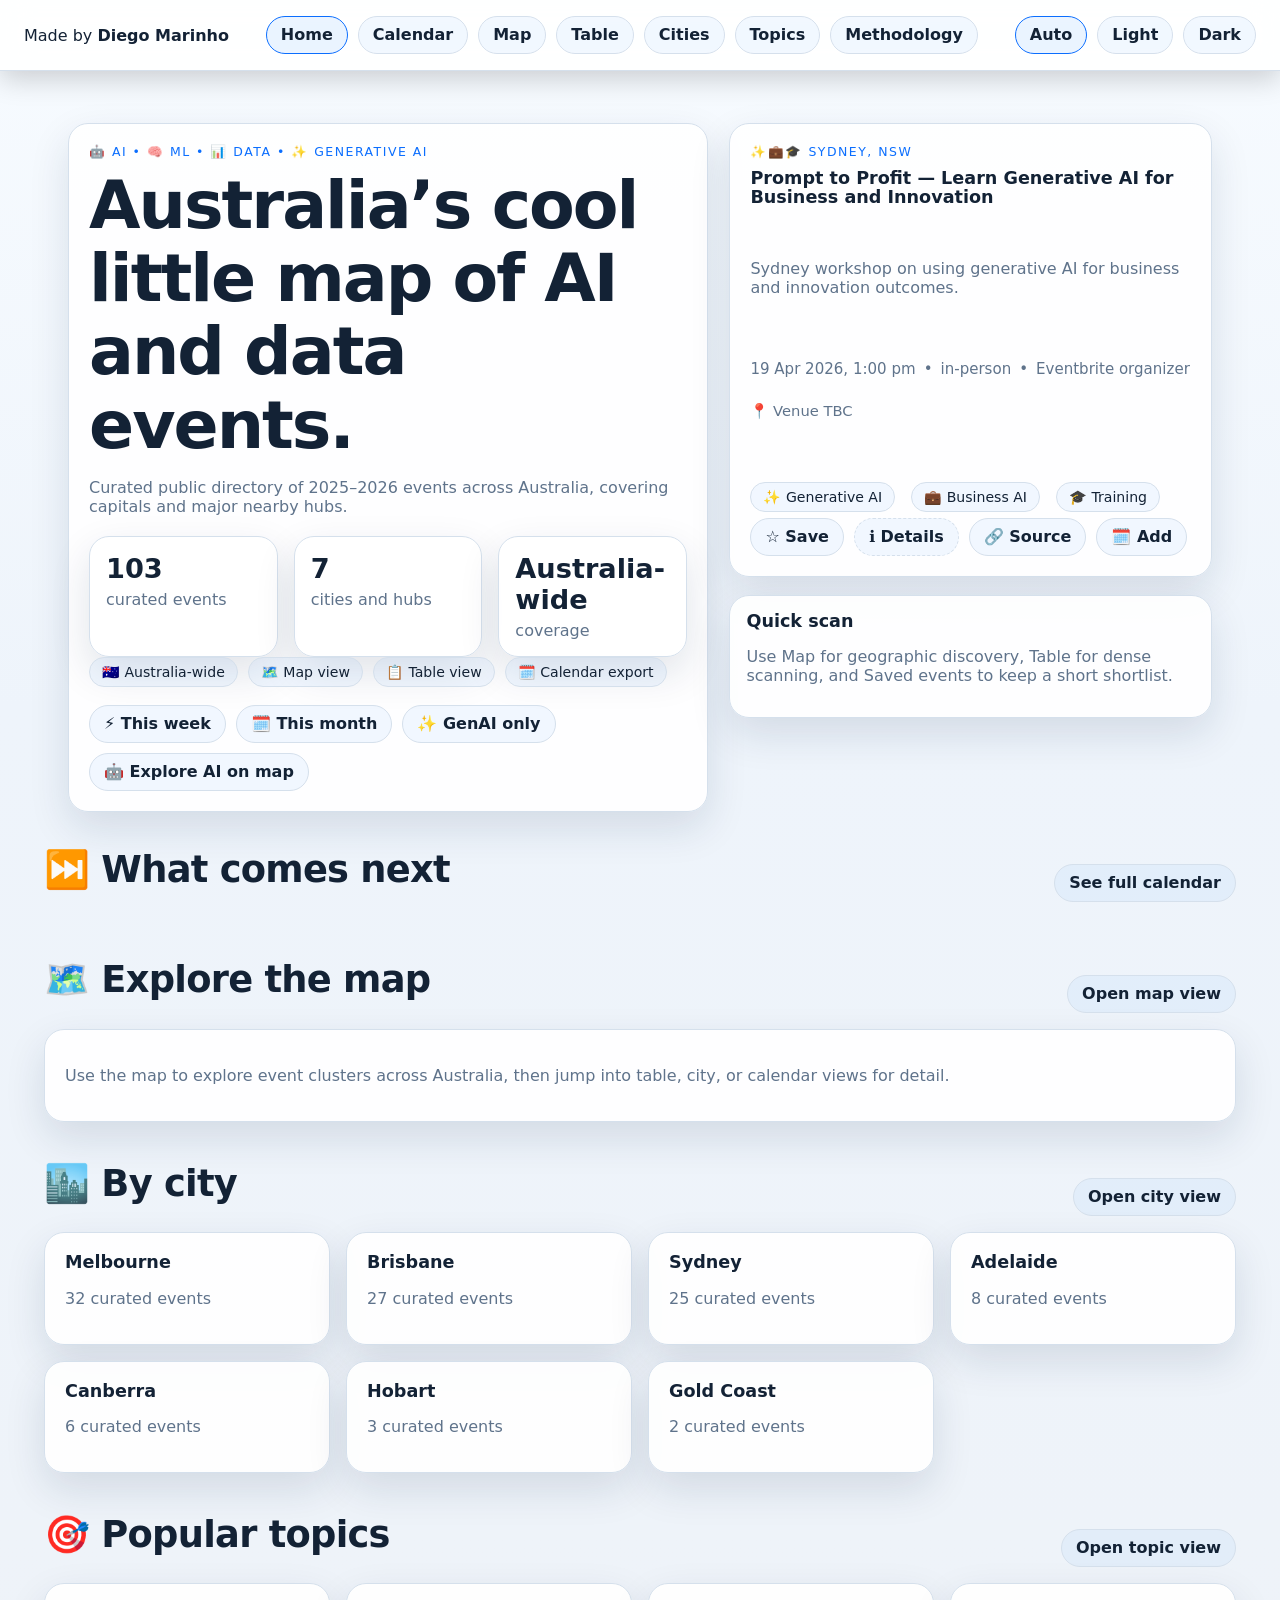
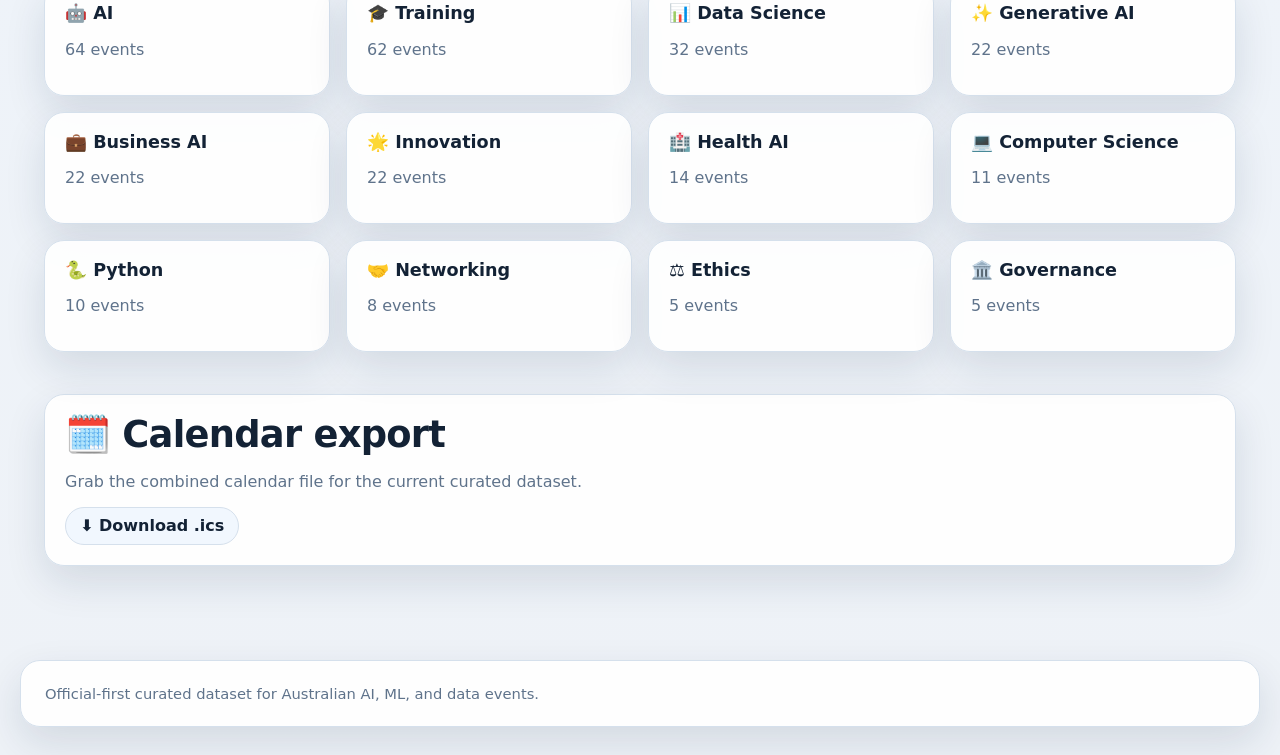
<file: docs/index.html>
<!doctype html>
<html lang="en">
  <head>
    <meta charset="utf-8">
    <meta name="viewport" content="width=device-width, initial-scale=1">
    <title>AI Events Australia</title>
    <link rel="stylesheet" href="./assets/style.css">
  </head>
  <body data-page="home">
    <a class="skip-link" href="#main-content">Skip to content</a>
    <div class="topbar-shell">
      <div class="topbar">
        <a class="author-link" href="https://dmoliveira.github.io/my-cv-public/cv/human/" target="_blank" rel="noreferrer">Made by <strong>Diego Marinho</strong></a>
        <button class="nav-toggle" type="button" aria-expanded="false" aria-controls="topbar-nav">☰ Menu</button>
        <nav class="topbar-nav" id="topbar-nav">
          <a href="./index.html">Home</a>
          <a href="./calendar.html">Calendar</a>
          <a href="./map.html">Map</a>
          <a href="./table.html">Table</a>
          <a href="./cities.html">Cities</a>
          <a href="./topics.html">Topics</a>
          <a href="./methodology.html">Methodology</a>
        </nav>
        <div class="theme-toggle" role="group" aria-label="Theme selector">
          <button data-theme-option="auto" class="theme-button">Auto</button>
          <button data-theme-option="light" class="theme-button">Light</button>
          <button data-theme-option="dark" class="theme-button">Dark</button>
        </div>
      </div>
    </div>
    <main class="shell" id="main-content">
      <section class="hero hero-home-compact">
        <div class="hero-grid hero-grid-home">
          <div class="hero-card hero-copy">
            <div class="eyebrow">🤖 AI • 🧠 ML • 📊 Data • ✨ Generative AI</div>
            <h1>Australia’s cool little map of AI and data events.</h1>
            <p class="muted">Curated public directory of 2025–2026 events across Australia, covering capitals and major nearby hubs.</p>
            <div id="stats" class="stats loading-block"></div>
            <div class="chips">
              <span class="chip">🇦🇺 Australia-wide</span>
              <span class="chip">🗺️ Map view</span>
              <span class="chip">📋 Table view</span>
              <span class="chip">🗓️ Calendar export</span>
            </div>
            <div class="quick-links">
              <a class="button" href="./table.html?preset=week&sort=upcoming">⚡ This week</a>
              <a class="button" href="./table.html?preset=month&sort=upcoming">🗓️ This month</a>
              <a class="button" href="./table.html?preset=genai&sort=upcoming">✨ GenAI only</a>
              <a class="button" href="./map.html?mapPreset=ai">🤖 Explore AI on map</a>
            </div>
          </div>
          <div class="hero-side-rail">
            <div id="next-callout" class="loading-card"></div>
            <div class="notice compact-notice">
              <h3>Quick scan</h3>
              <p class="muted">Use Map for geographic discovery, Table for dense scanning, and Saved events to keep a short shortlist.</p>
            </div>
          </div>
        </div>
      </section>

      <section>
        <div class="section-header">
          <h2>⏭️ What comes next</h2>
          <a class="top-link" href="./calendar.html">See full calendar</a>
        </div>
        <div id="next-events" class="grid cards loading-grid"></div>
      </section>

      <section id="saved-events-section" class="saved-section is-hidden">
        <div class="section-header">
          <h2>⭐ Saved events</h2>
          <a class="top-link" href="./table.html?favorites=1">Open saved view</a>
        </div>
        <div id="saved-events-grid" class="grid cards"></div>
      </section>

      <section>
        <div class="section-header">
          <h2>🗺️ Explore the map</h2>
          <a class="top-link" href="./map.html">Open map view</a>
        </div>
        <div class="notice">
          <p class="muted">Use the map to explore event clusters across Australia, then jump into table, city, or calendar views for detail.</p>
        </div>
      </section>

      <section>
        <div class="section-header">
          <h2>🏙️ By city</h2>
          <a class="top-link" href="./cities.html">Open city view</a>
        </div>
        <div id="city-grid" class="city-highlight loading-grid"></div>
      </section>

      <section>
        <div class="section-header">
          <h2>🎯 Popular topics</h2>
          <a class="top-link" href="./topics.html">Open topic view</a>
        </div>
        <div id="topic-grid" class="grid cards loading-grid"></div>
      </section>

      <section>
        <div class="notice">
          <h2>🗓️ Calendar export</h2>
          <p class="muted">Grab the combined calendar file for the current curated dataset.</p>
          <div class="actions">
            <a class="button" href="./data/all-events.ics">⬇️ Download .ics</a>
          </div>
        </div>
      </section>
    </main>
    <footer class="shell footer">
      <div class="muted small">Official-first curated dataset for Australian AI, ML, and data events.</div>
    </footer>
    <script src="./assets/app.js"></script>
  </body>
  </html>
</file>
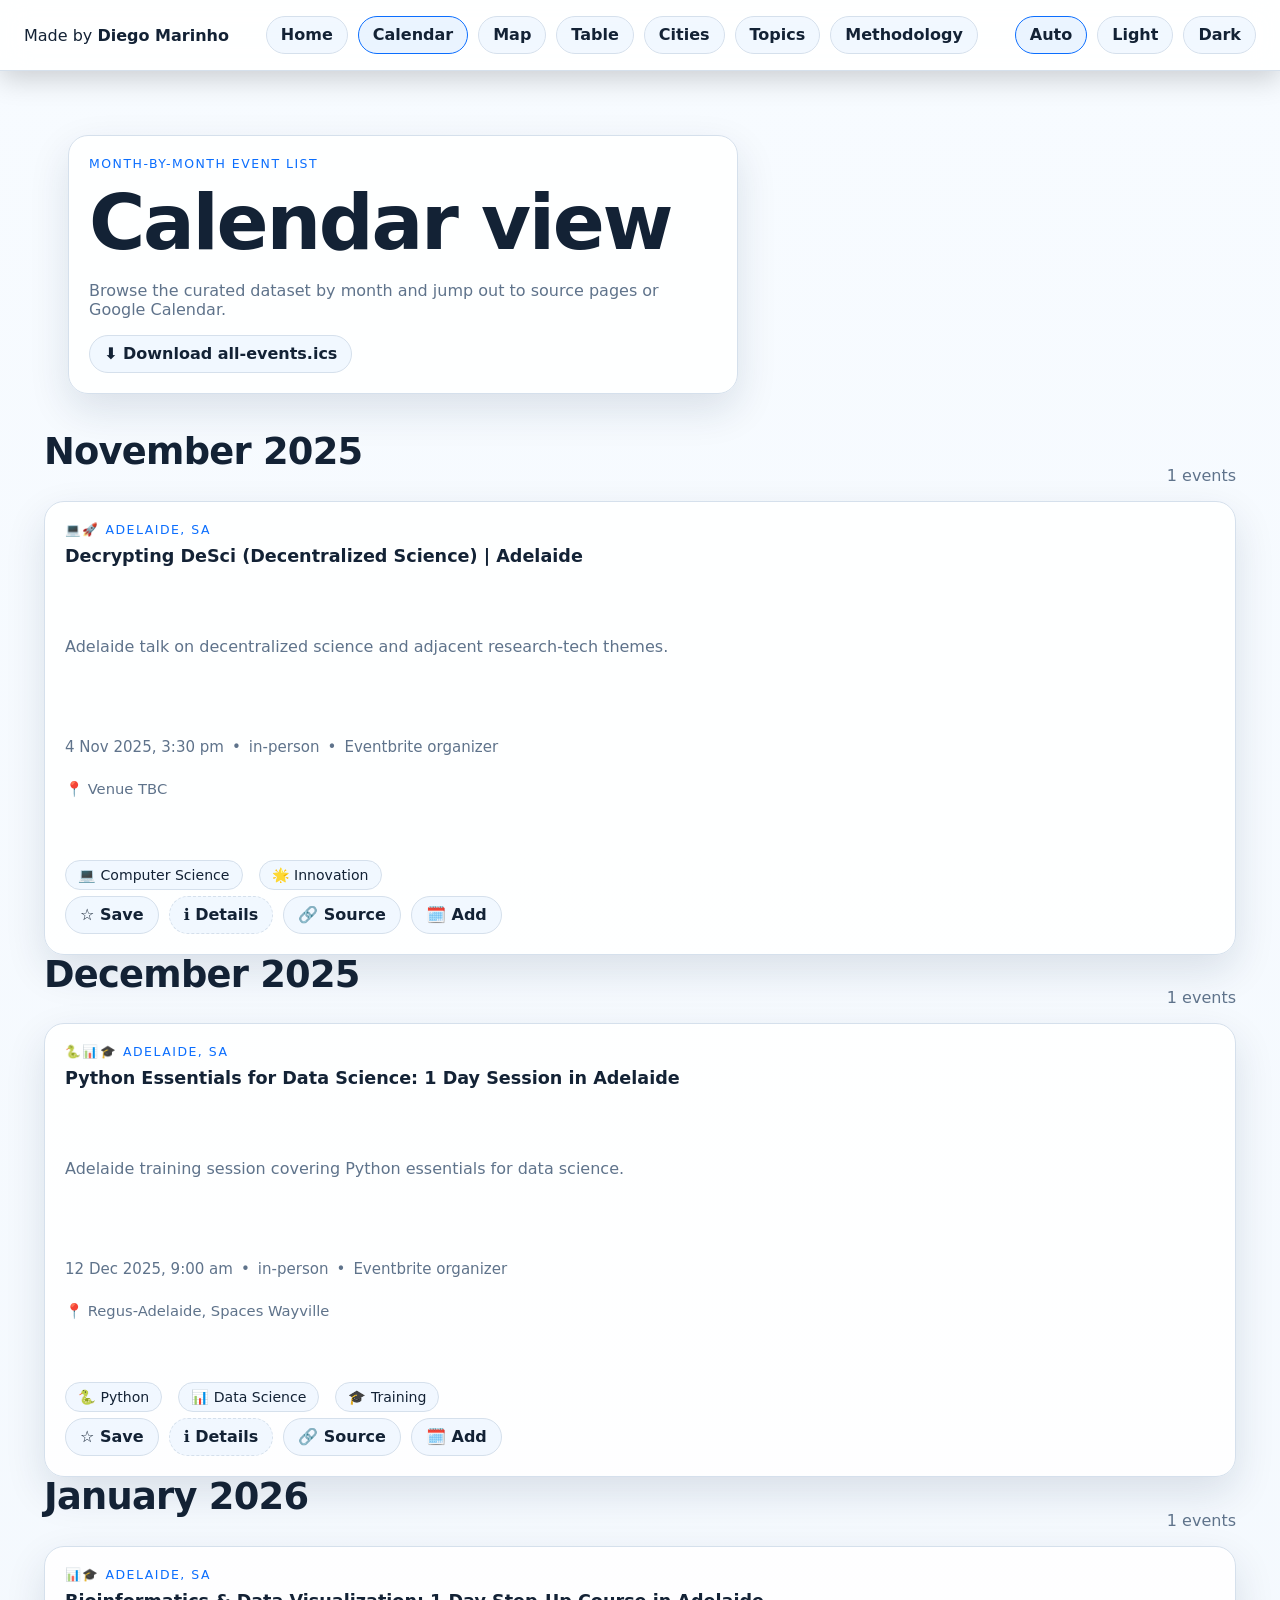
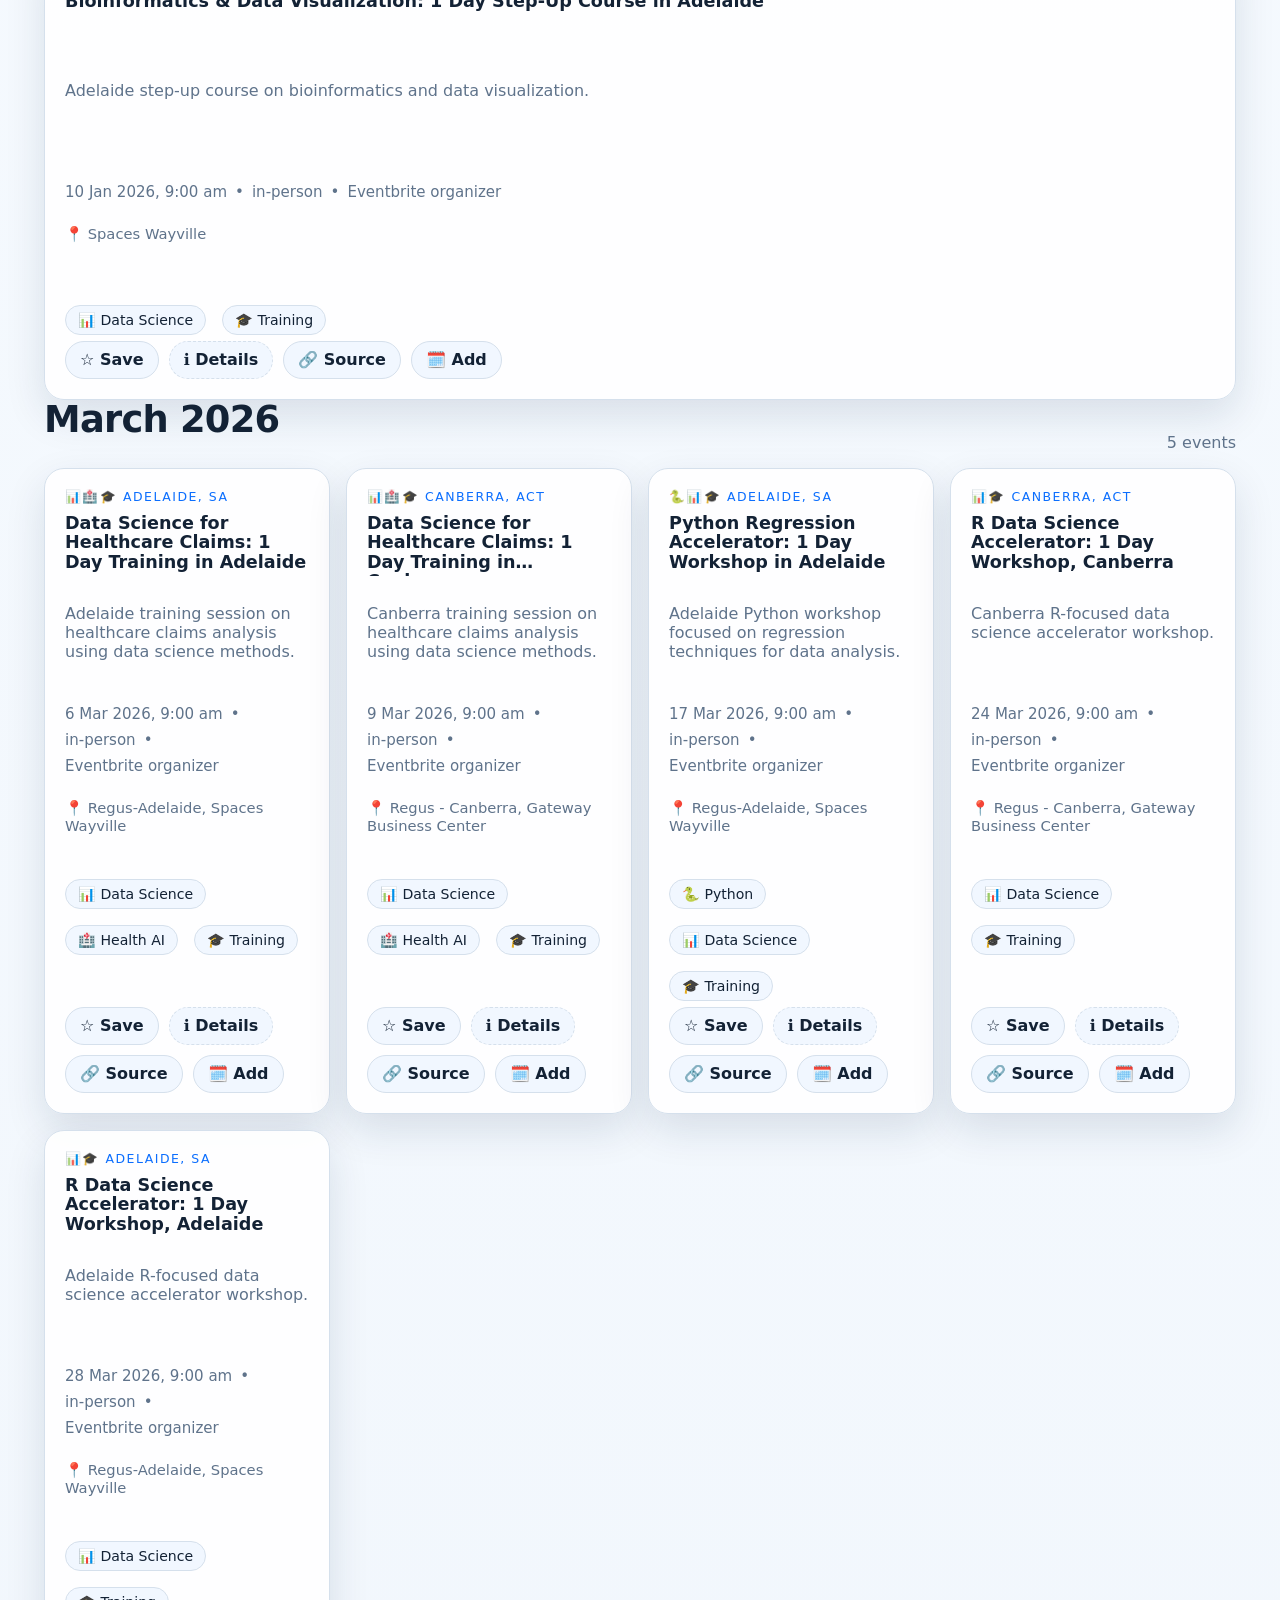
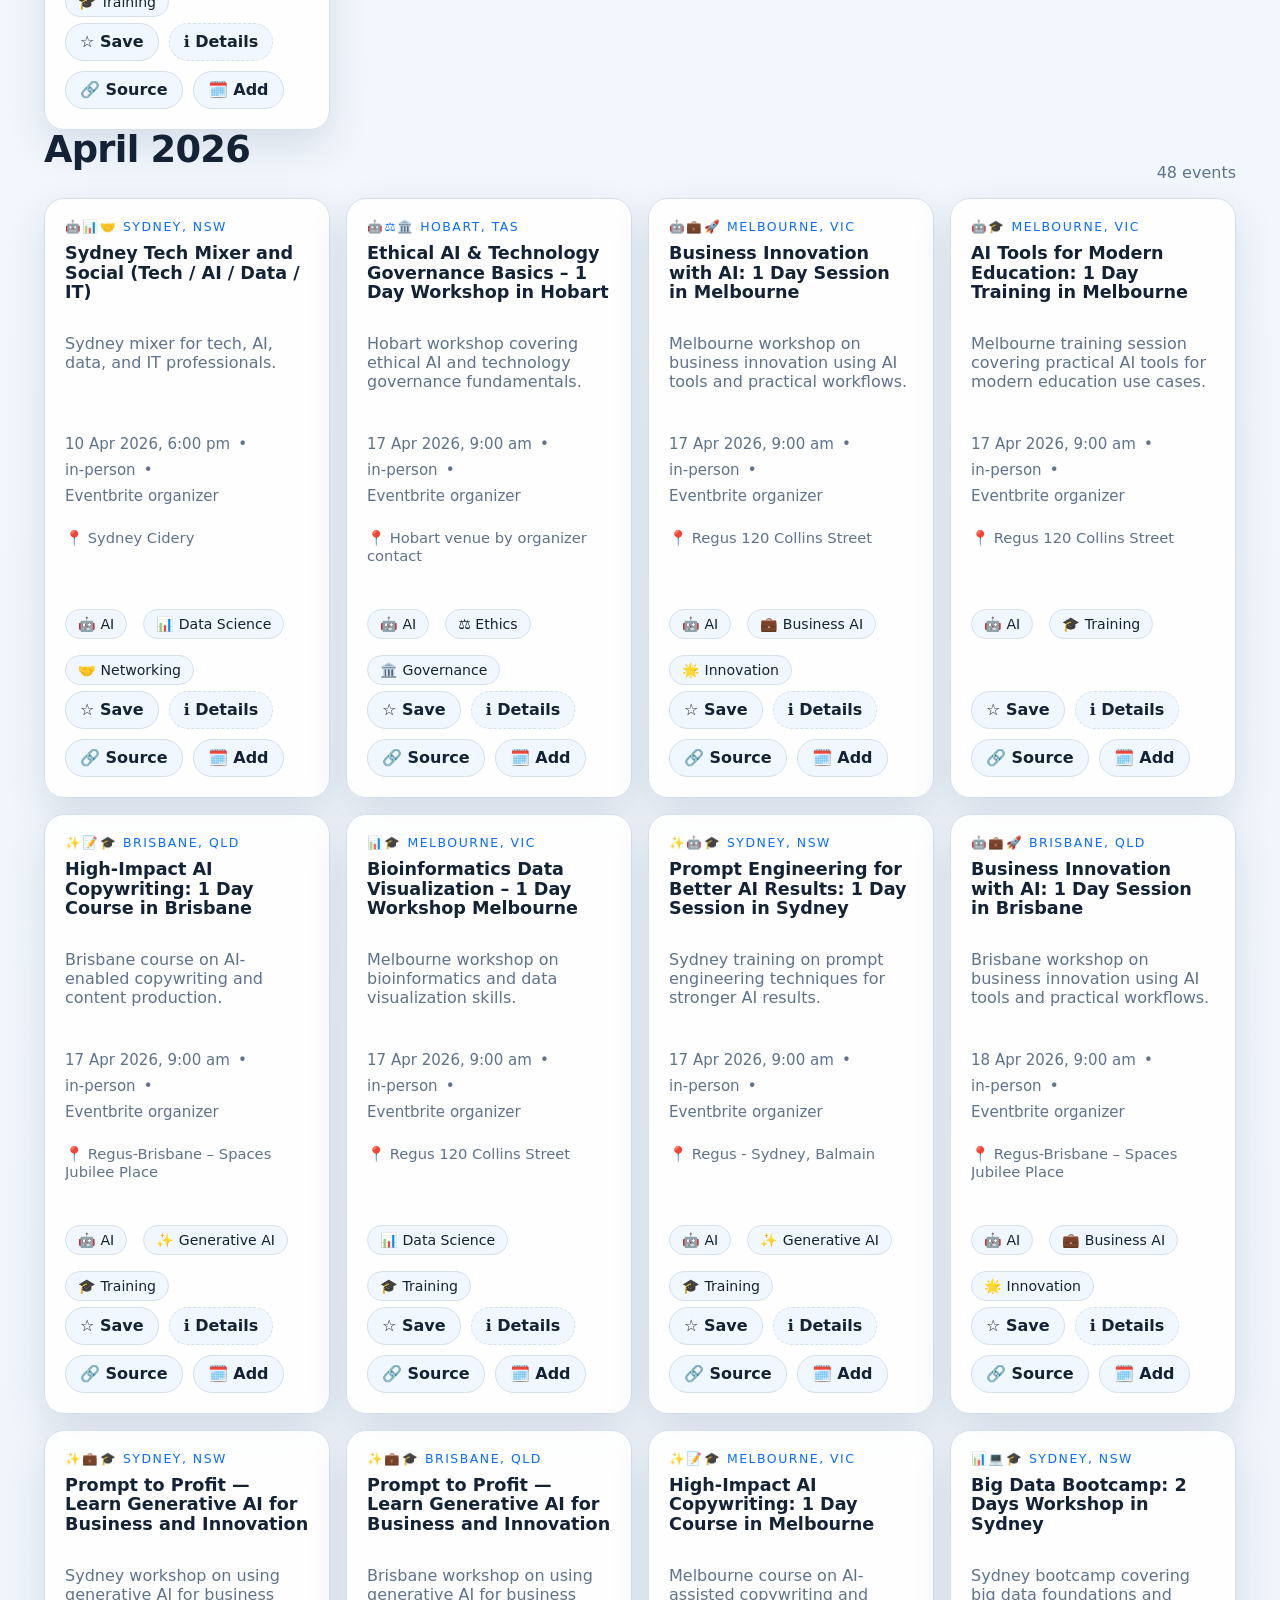
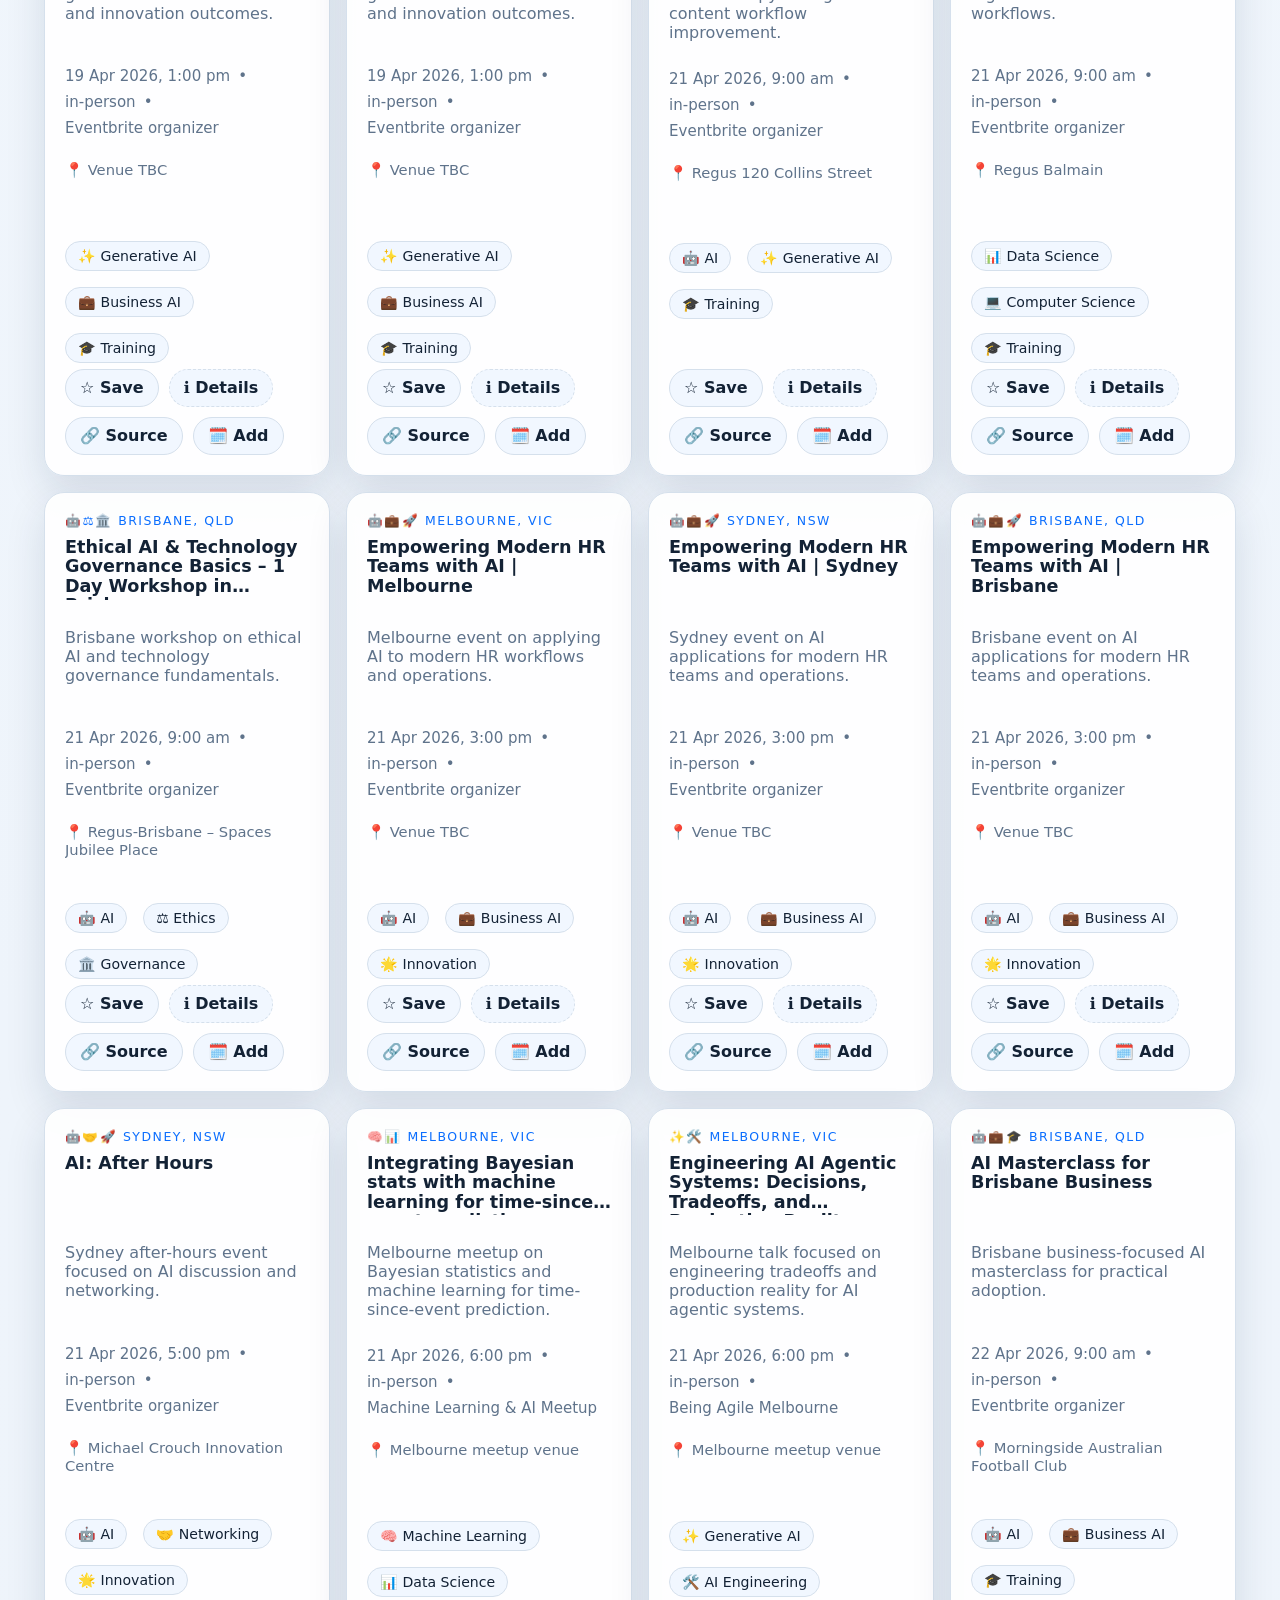
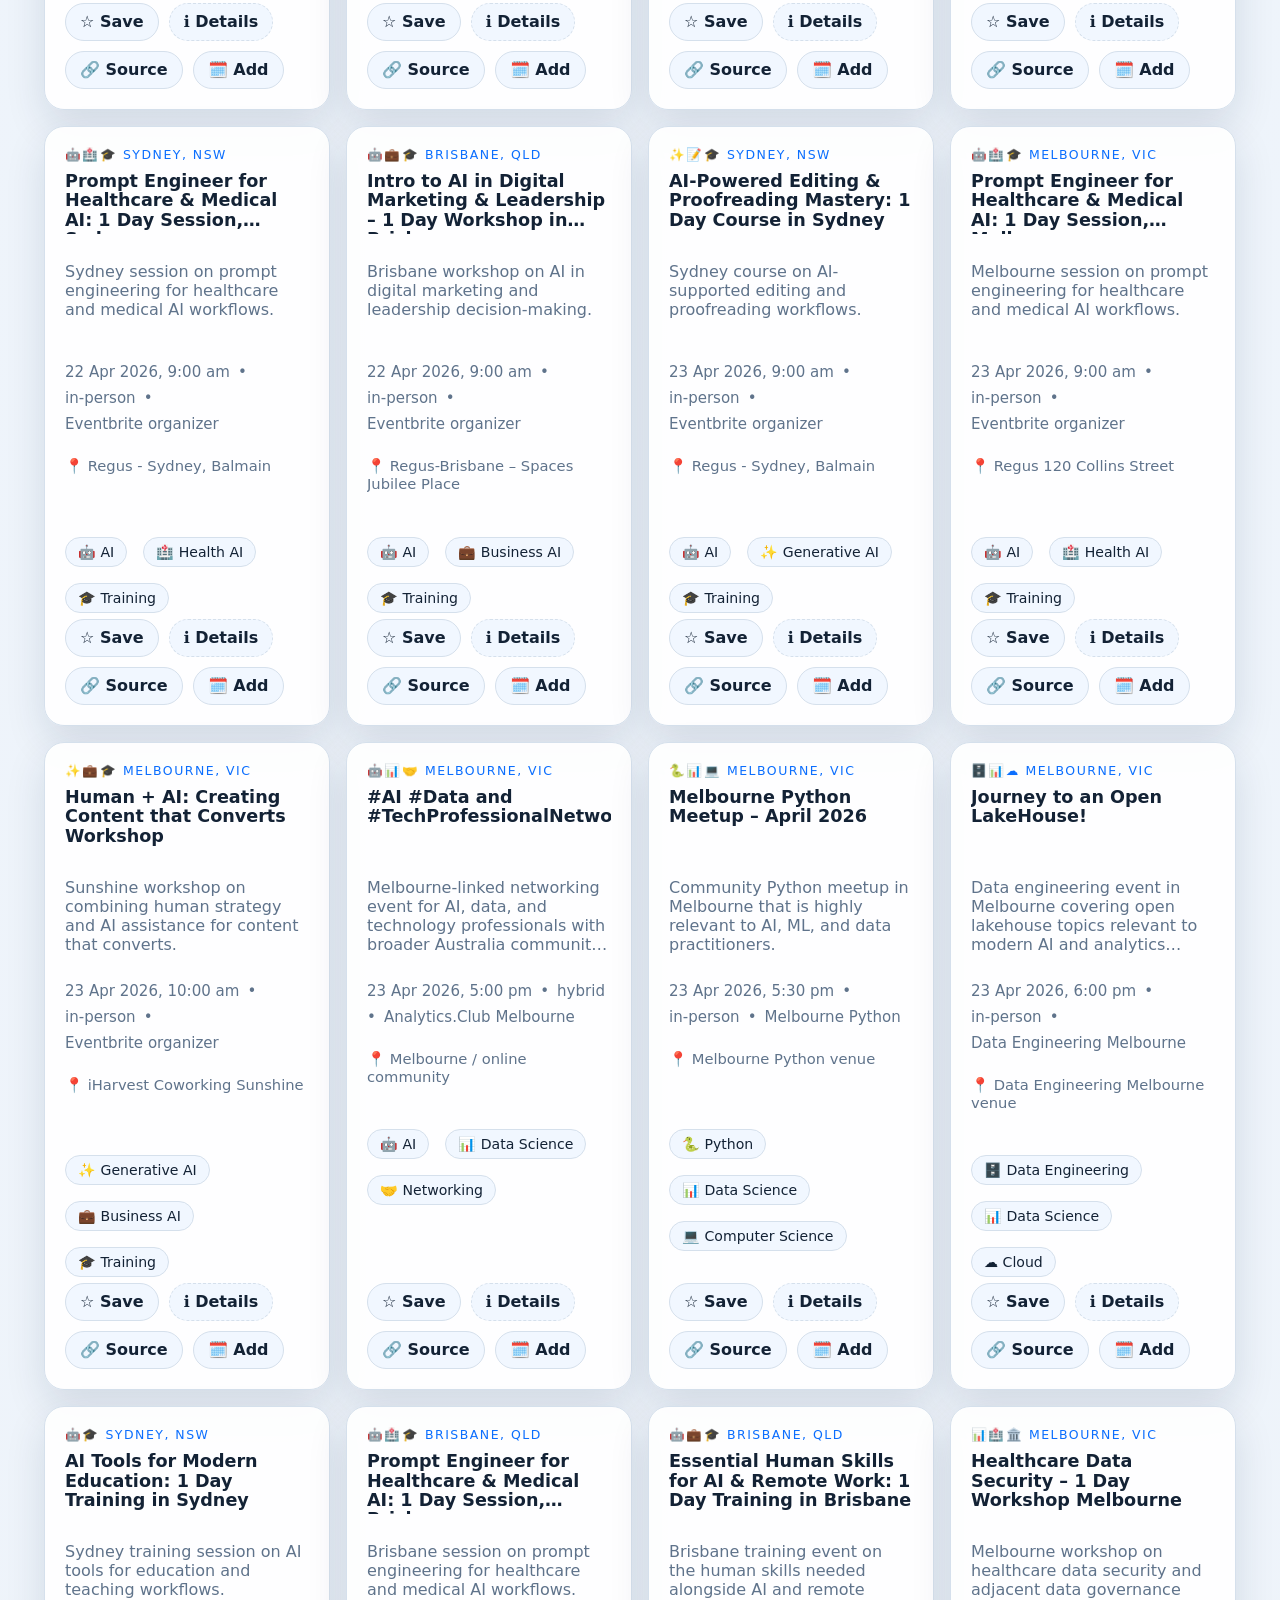
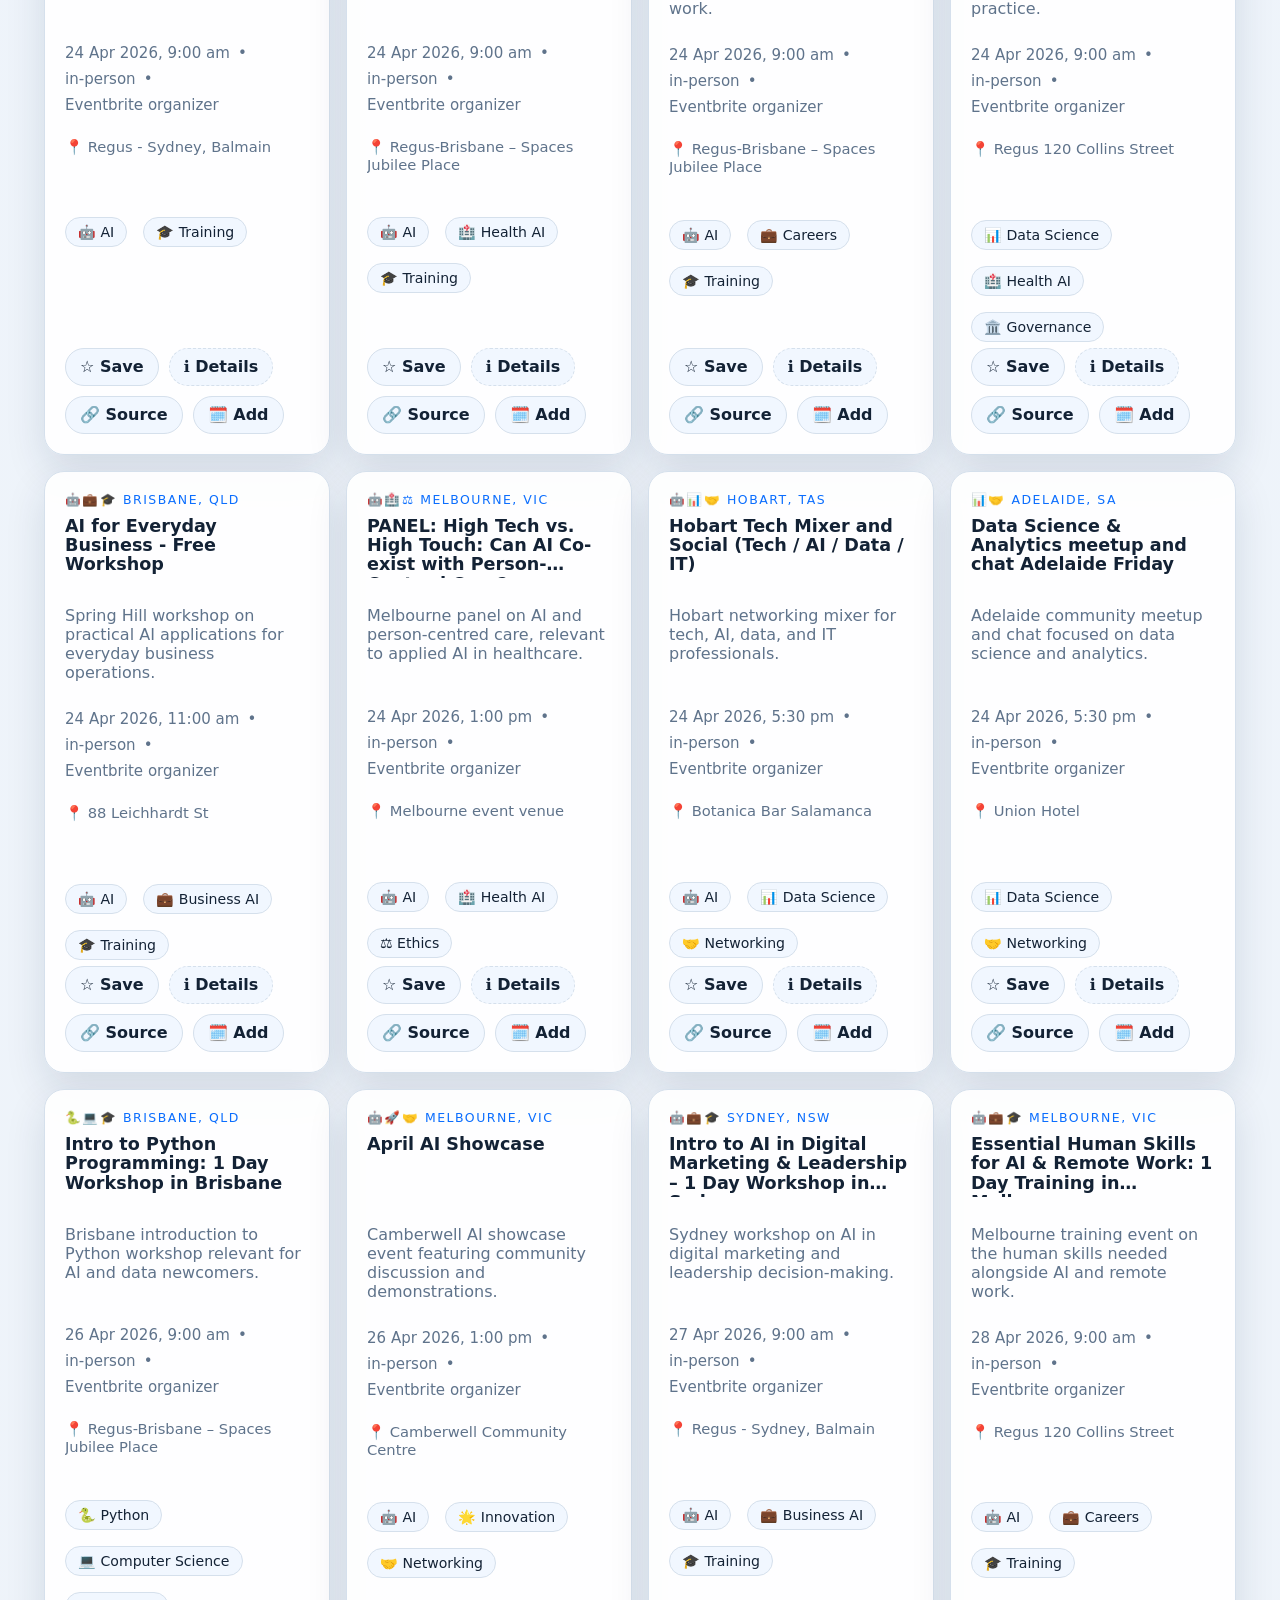
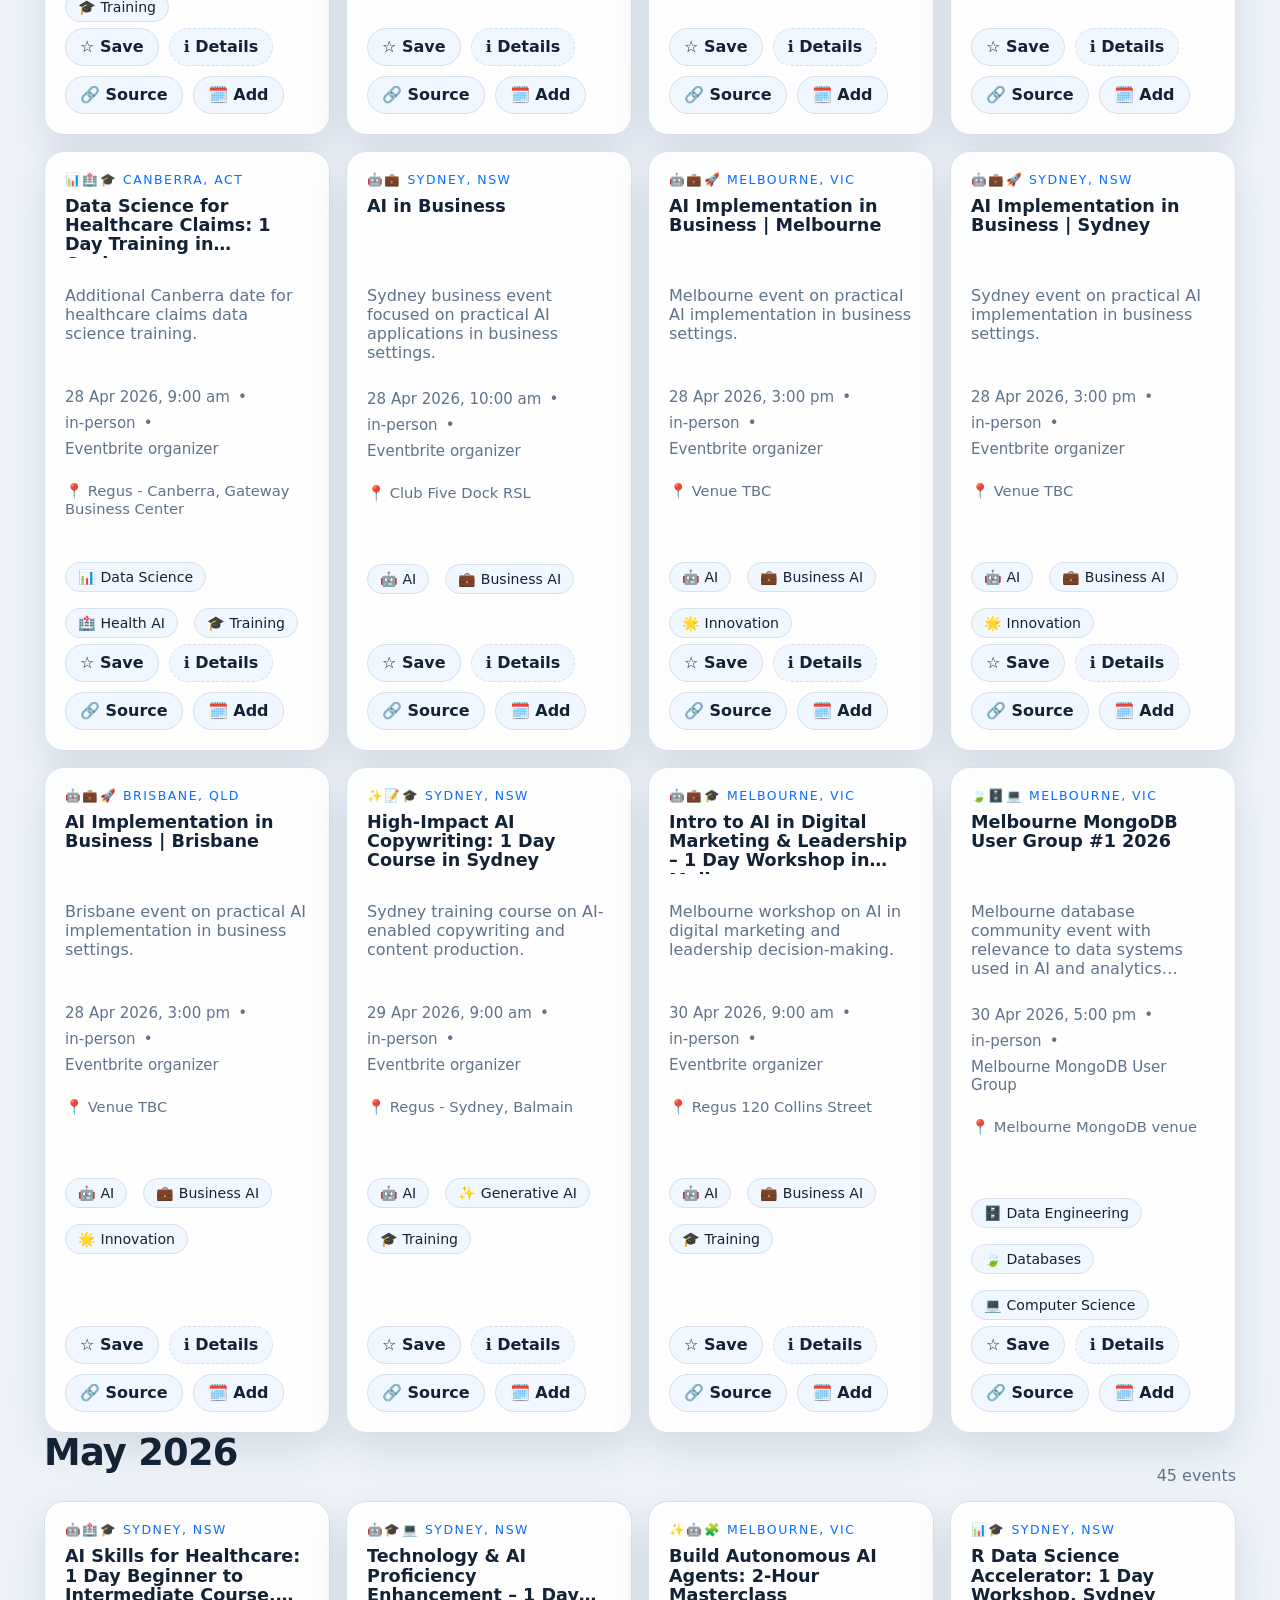
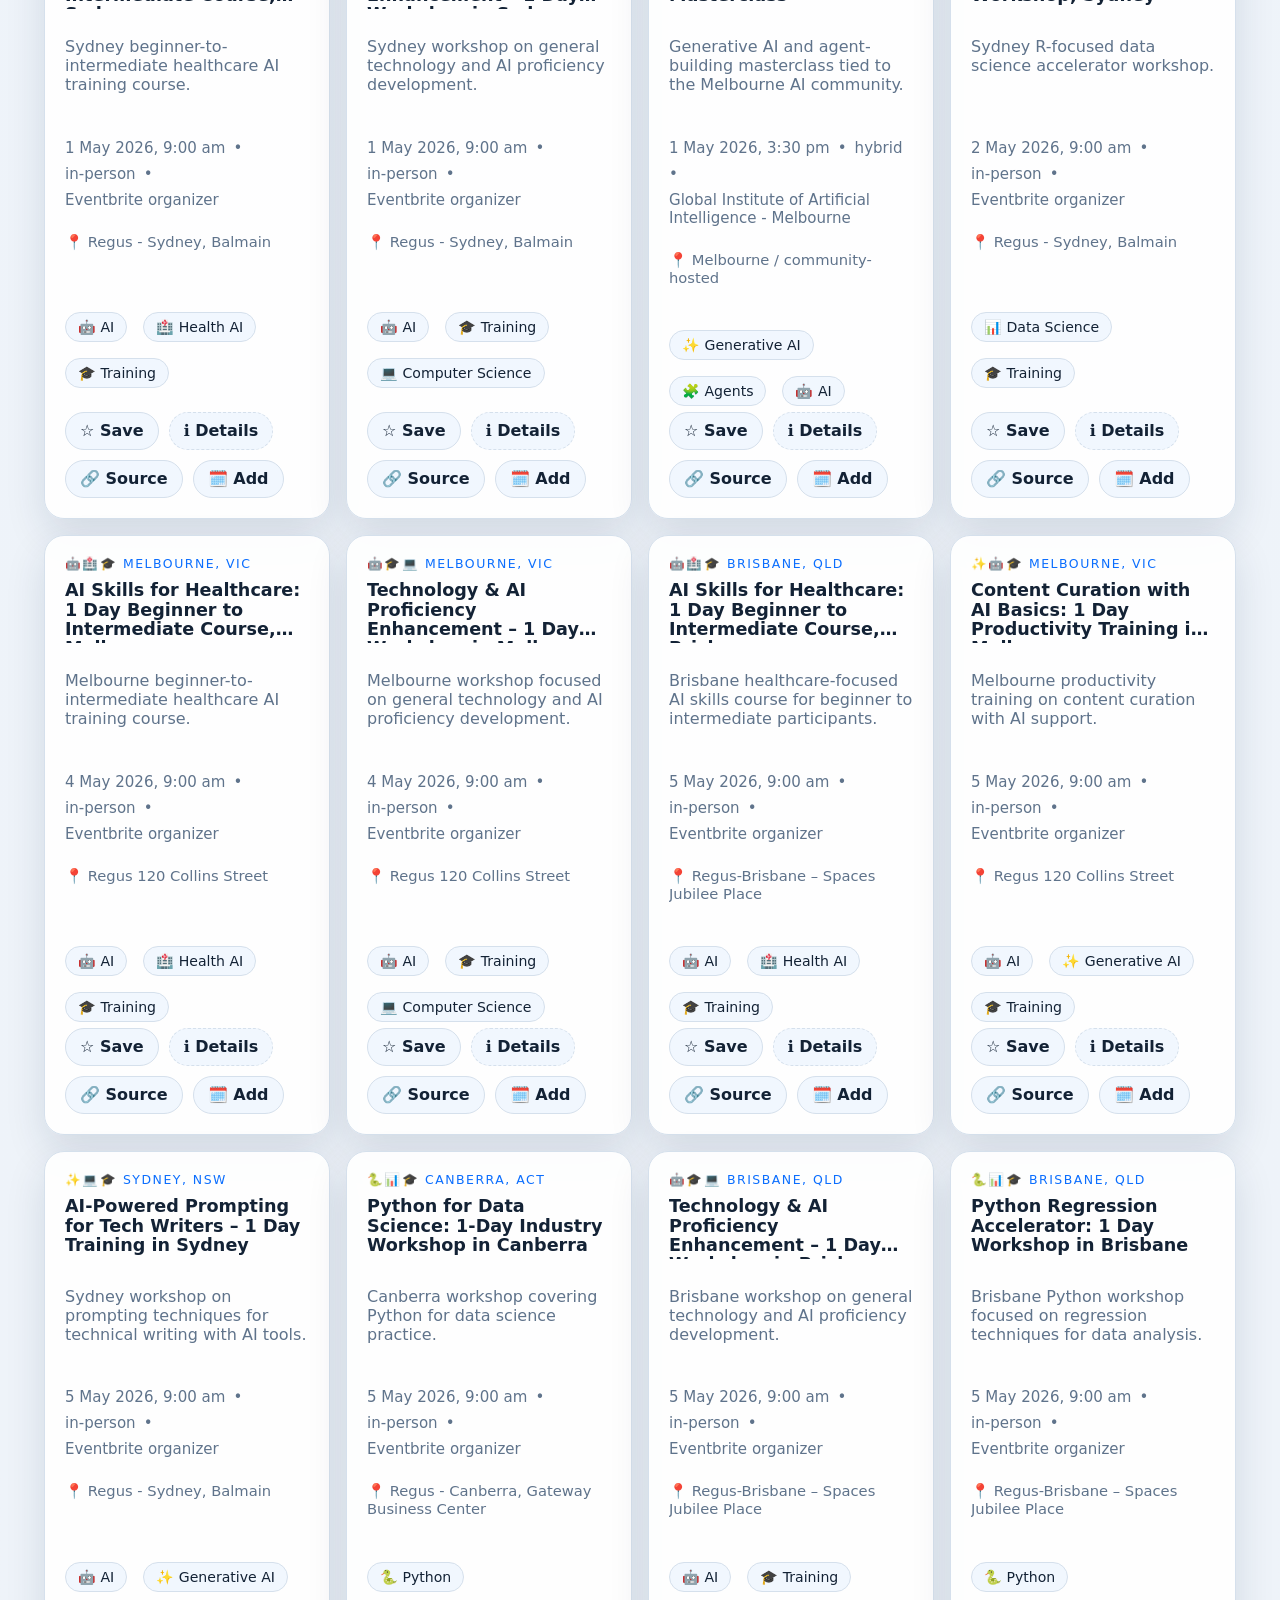
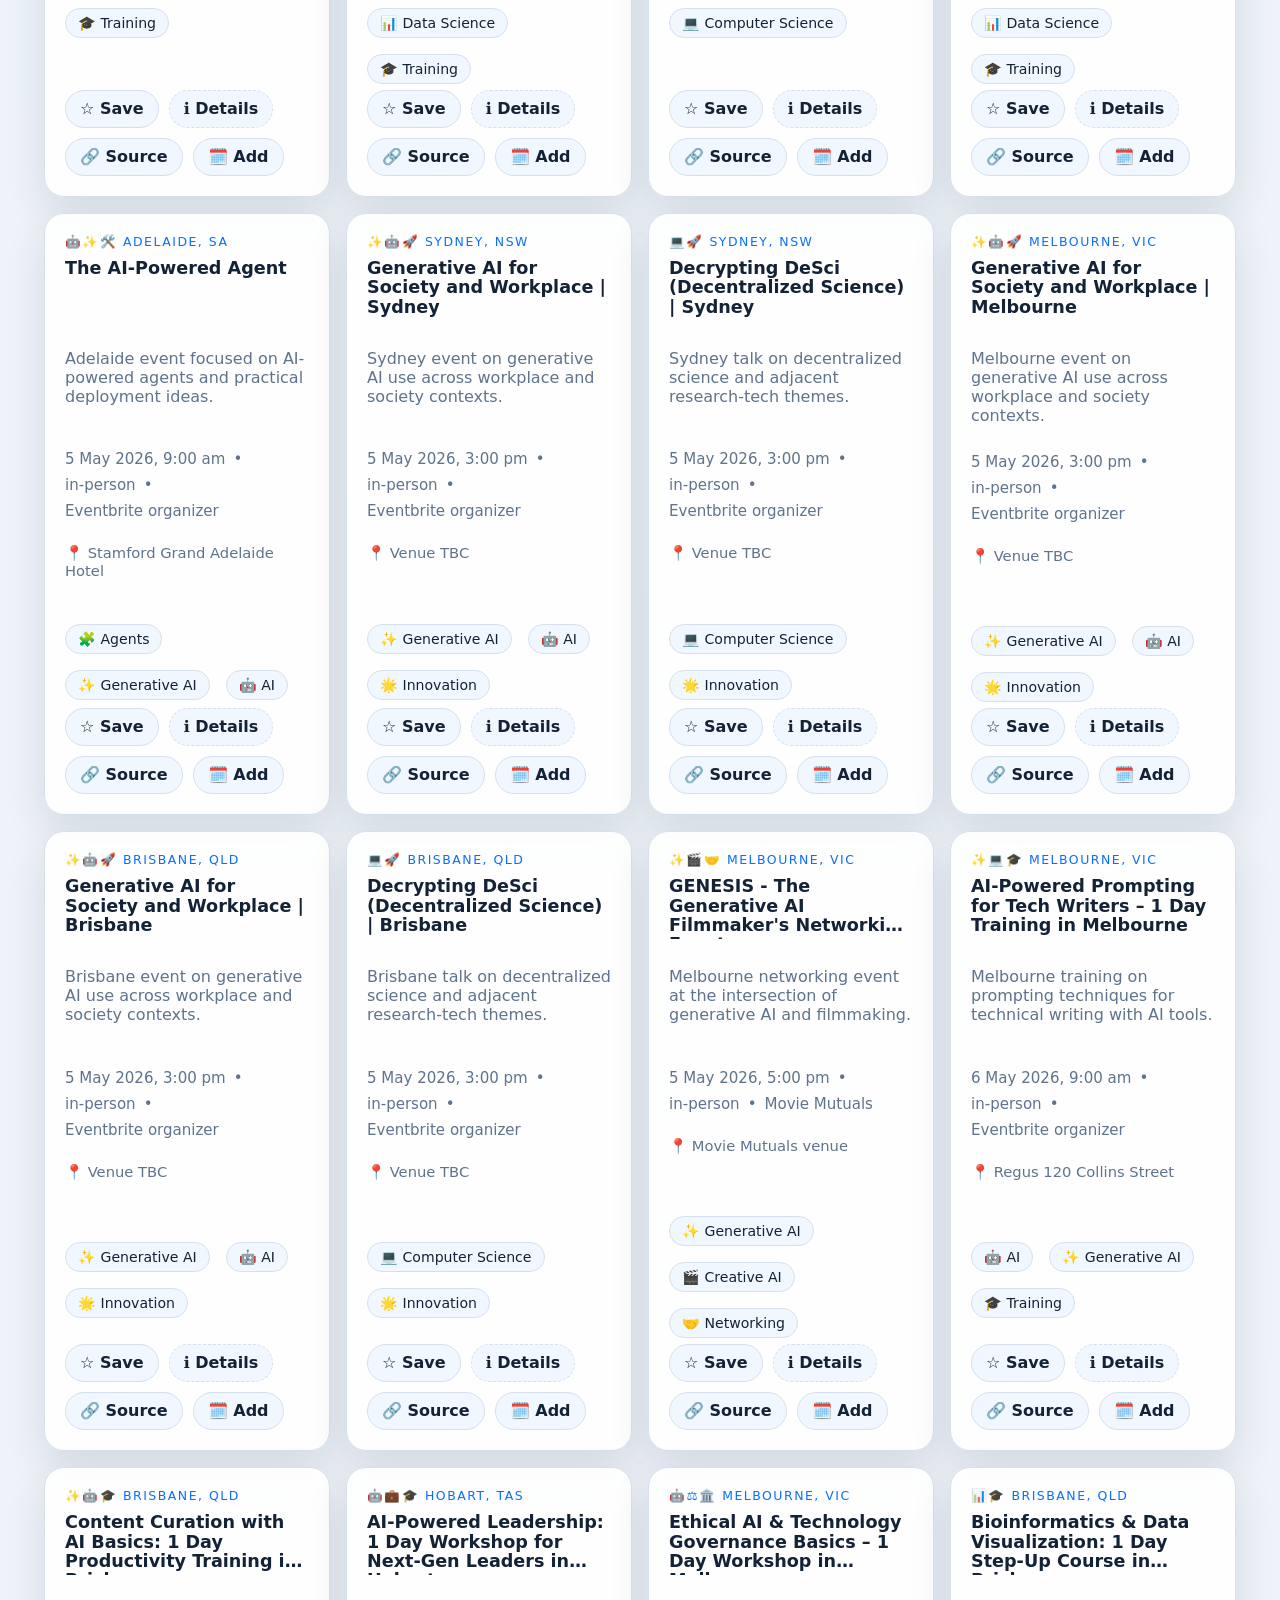
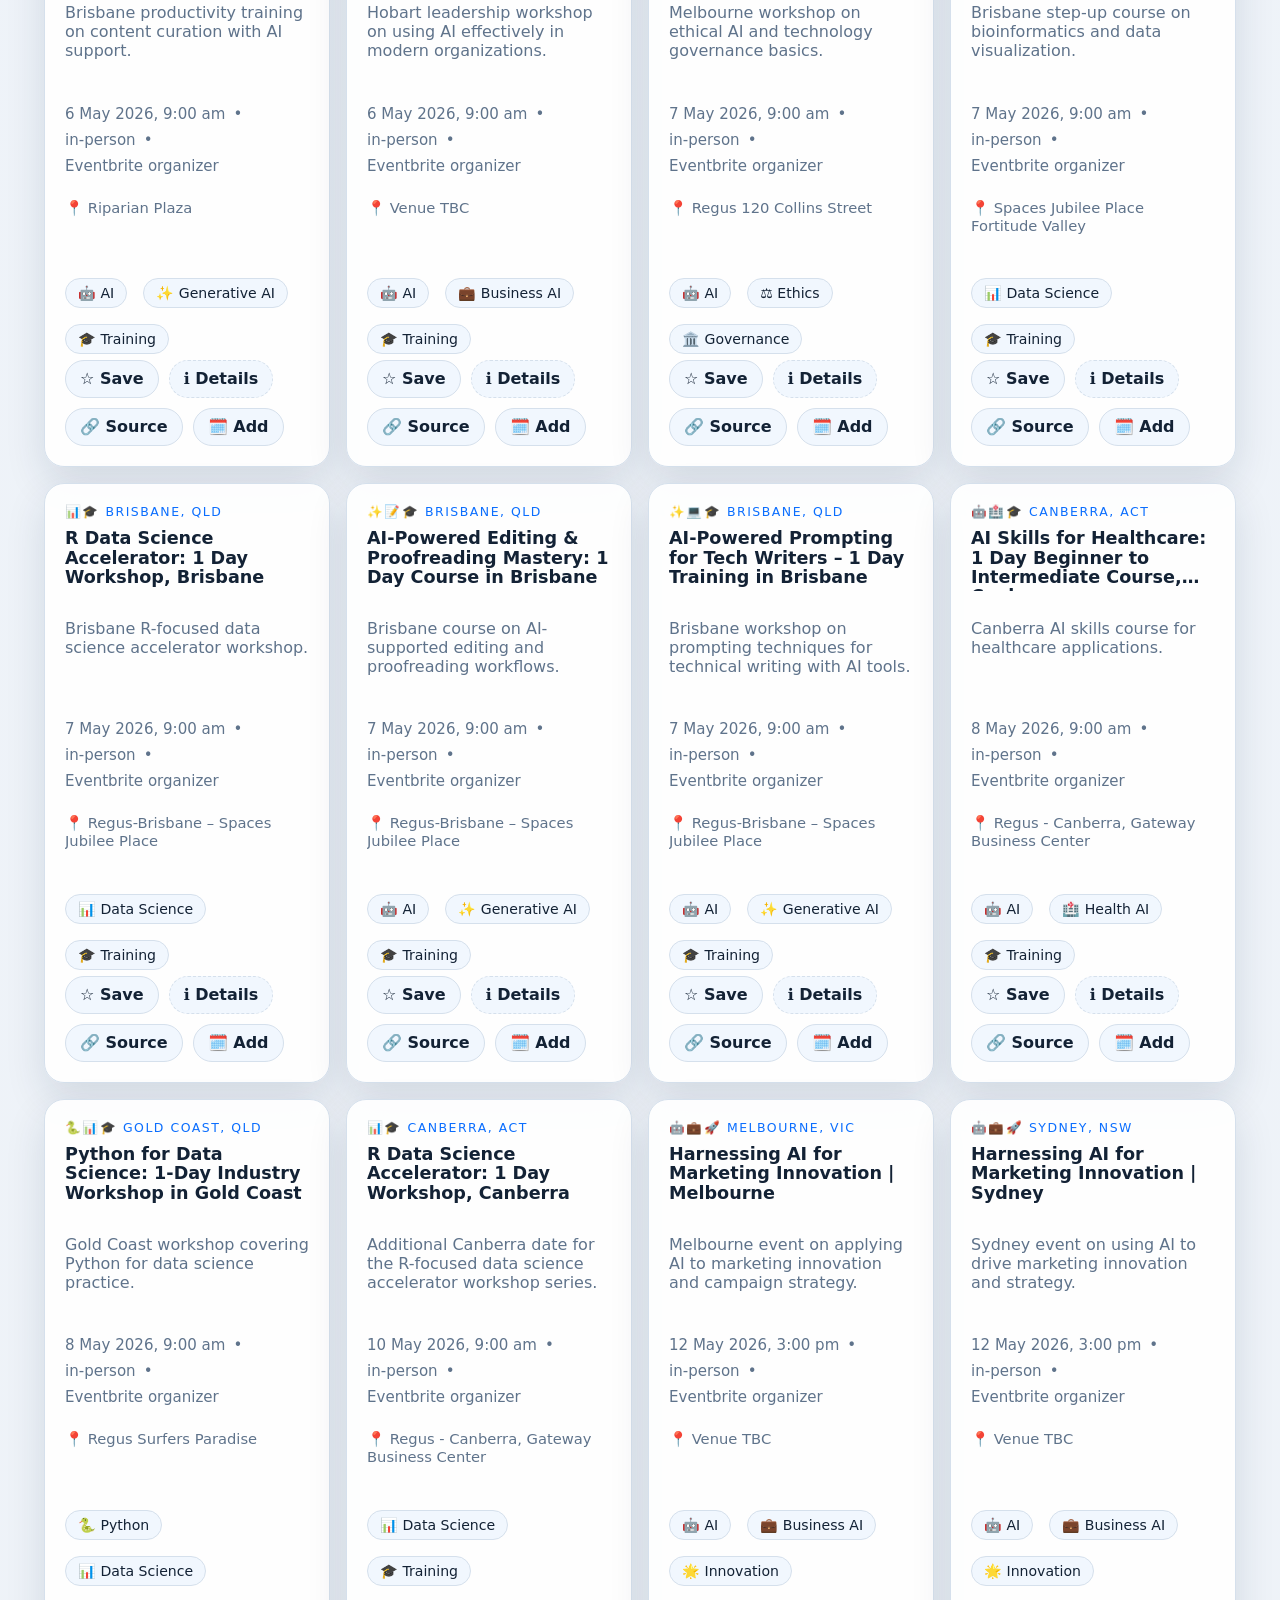
<file: docs/calendar.html>
<!doctype html>
<html lang="en">
  <head><meta charset="utf-8"><meta name="viewport" content="width=device-width, initial-scale=1"><title>AI Events Australia — Calendar</title><link rel="stylesheet" href="./assets/style.css"></head>
  <body data-page="calendar">
    <a class="skip-link" href="#main-content">Skip to content</a>
    <div class="topbar-shell"><div class="topbar"><a class="author-link" href="https://dmoliveira.github.io/my-cv-public/cv/human/" target="_blank" rel="noreferrer">Made by <strong>Diego Marinho</strong></a><button class="nav-toggle" type="button" aria-expanded="false" aria-controls="topbar-nav">☰ Menu</button><nav class="topbar-nav" id="topbar-nav"><a href="./index.html">Home</a><a href="./calendar.html">Calendar</a><a href="./map.html">Map</a><a href="./table.html">Table</a><a href="./cities.html">Cities</a><a href="./topics.html">Topics</a><a href="./methodology.html">Methodology</a></nav><div class="theme-toggle" role="group" aria-label="Theme selector"><button data-theme-option="auto" class="theme-button">Auto</button><button data-theme-option="light" class="theme-button">Light</button><button data-theme-option="dark" class="theme-button">Dark</button></div></div></div>
    <main class="shell" id="main-content"><section class="hero"><div class="hero-card hero-copy"><div class="eyebrow">Month-by-month event list</div><h1>Calendar view</h1><p class="muted">Browse the curated dataset by month and jump out to source pages or Google Calendar.</p><div class="actions"><a class="button" href="./data/all-events.ics">⬇️ Download all-events.ics</a></div></div></section><section id="calendar-groups" class="loading-grid"></section></main>
    <footer class="shell footer"><div class="muted small">Static GitHub Pages calendar powered by JSON.</div></footer>
    <script src="./assets/app.js"></script>
  </body>
  </html>
</file>
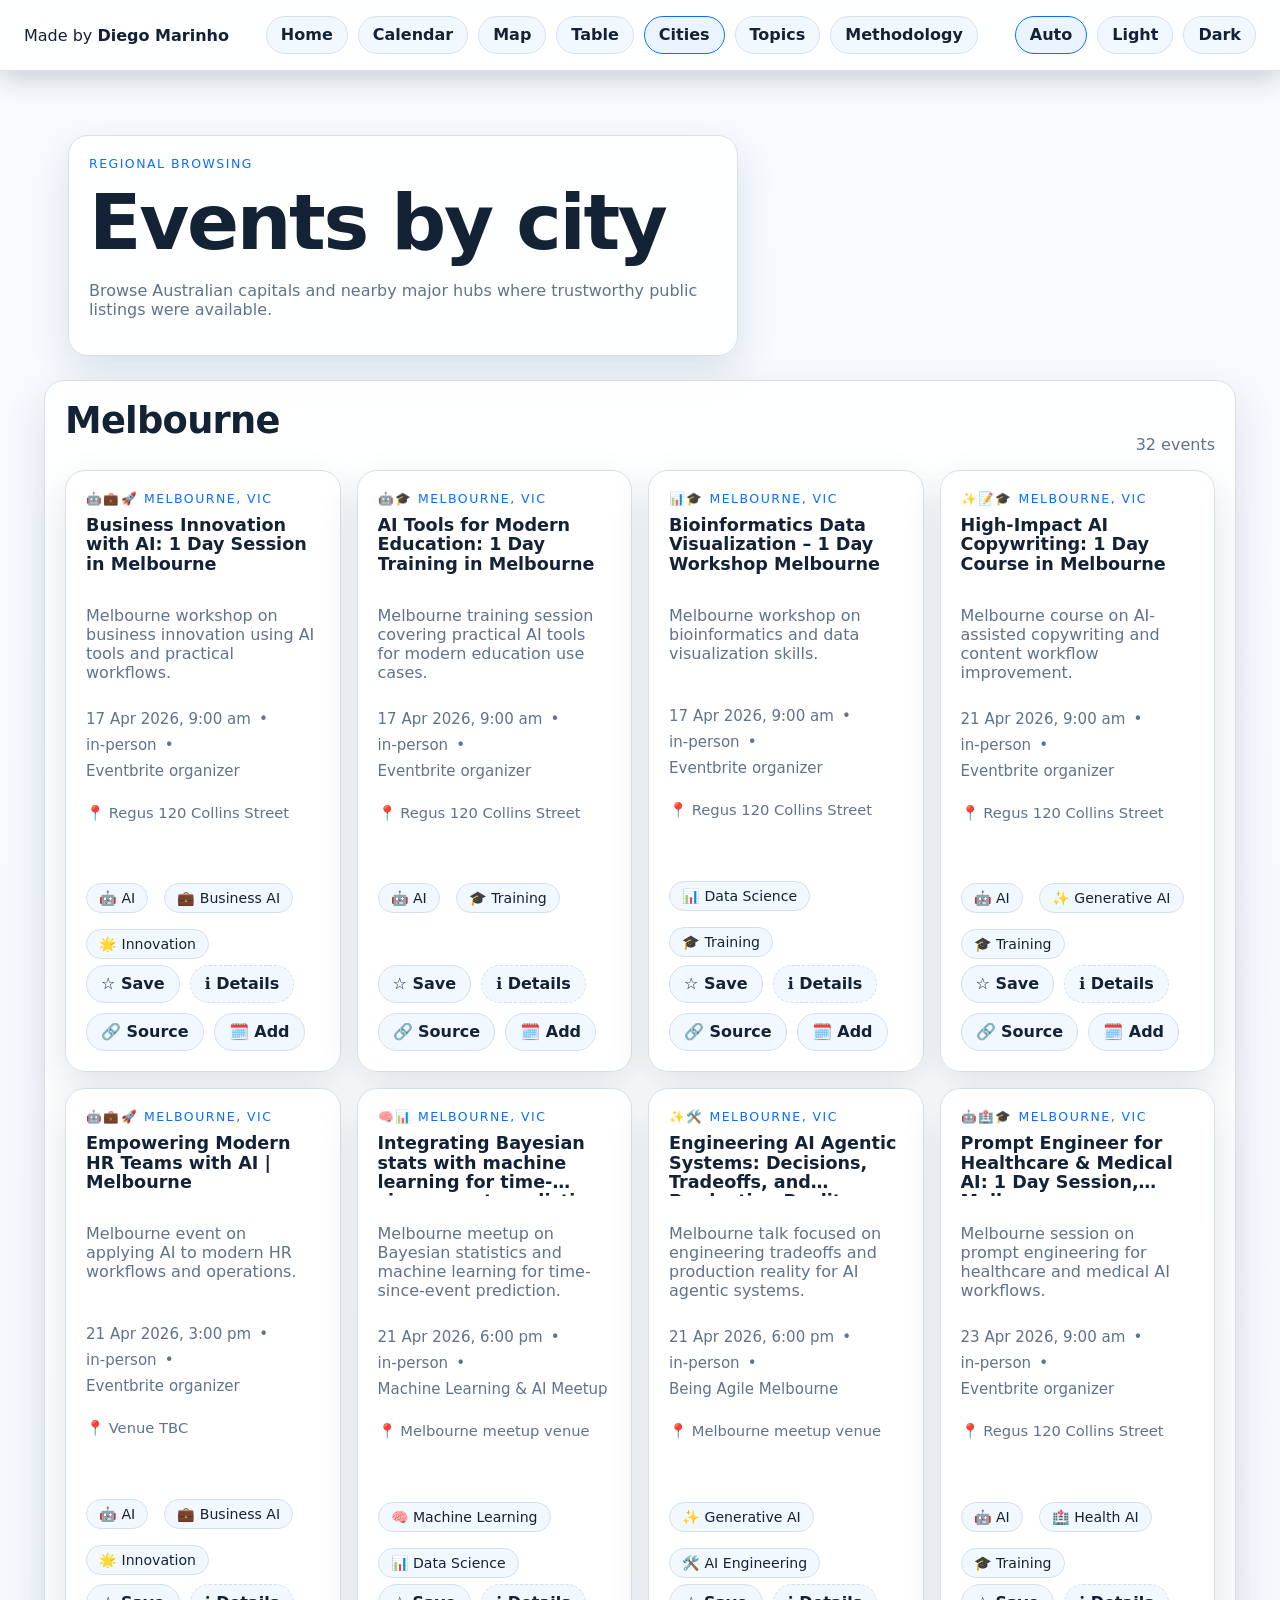
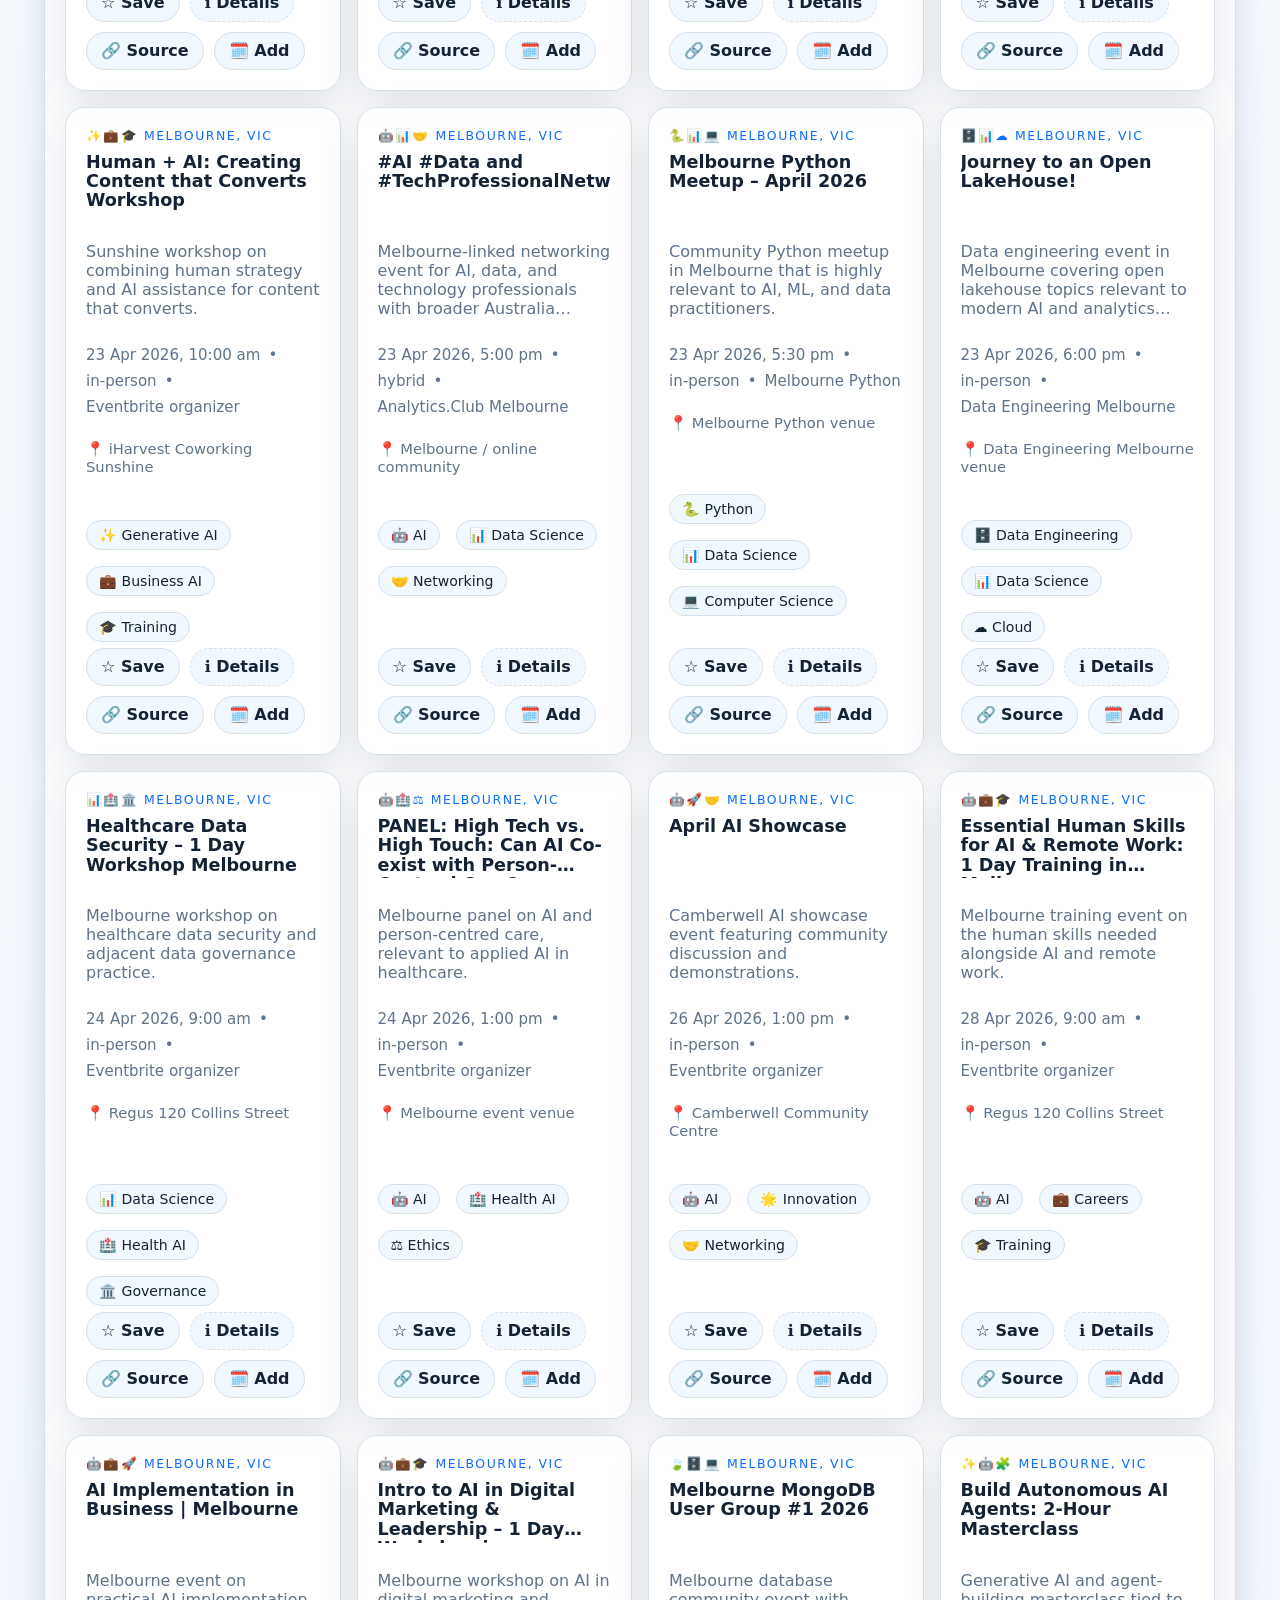
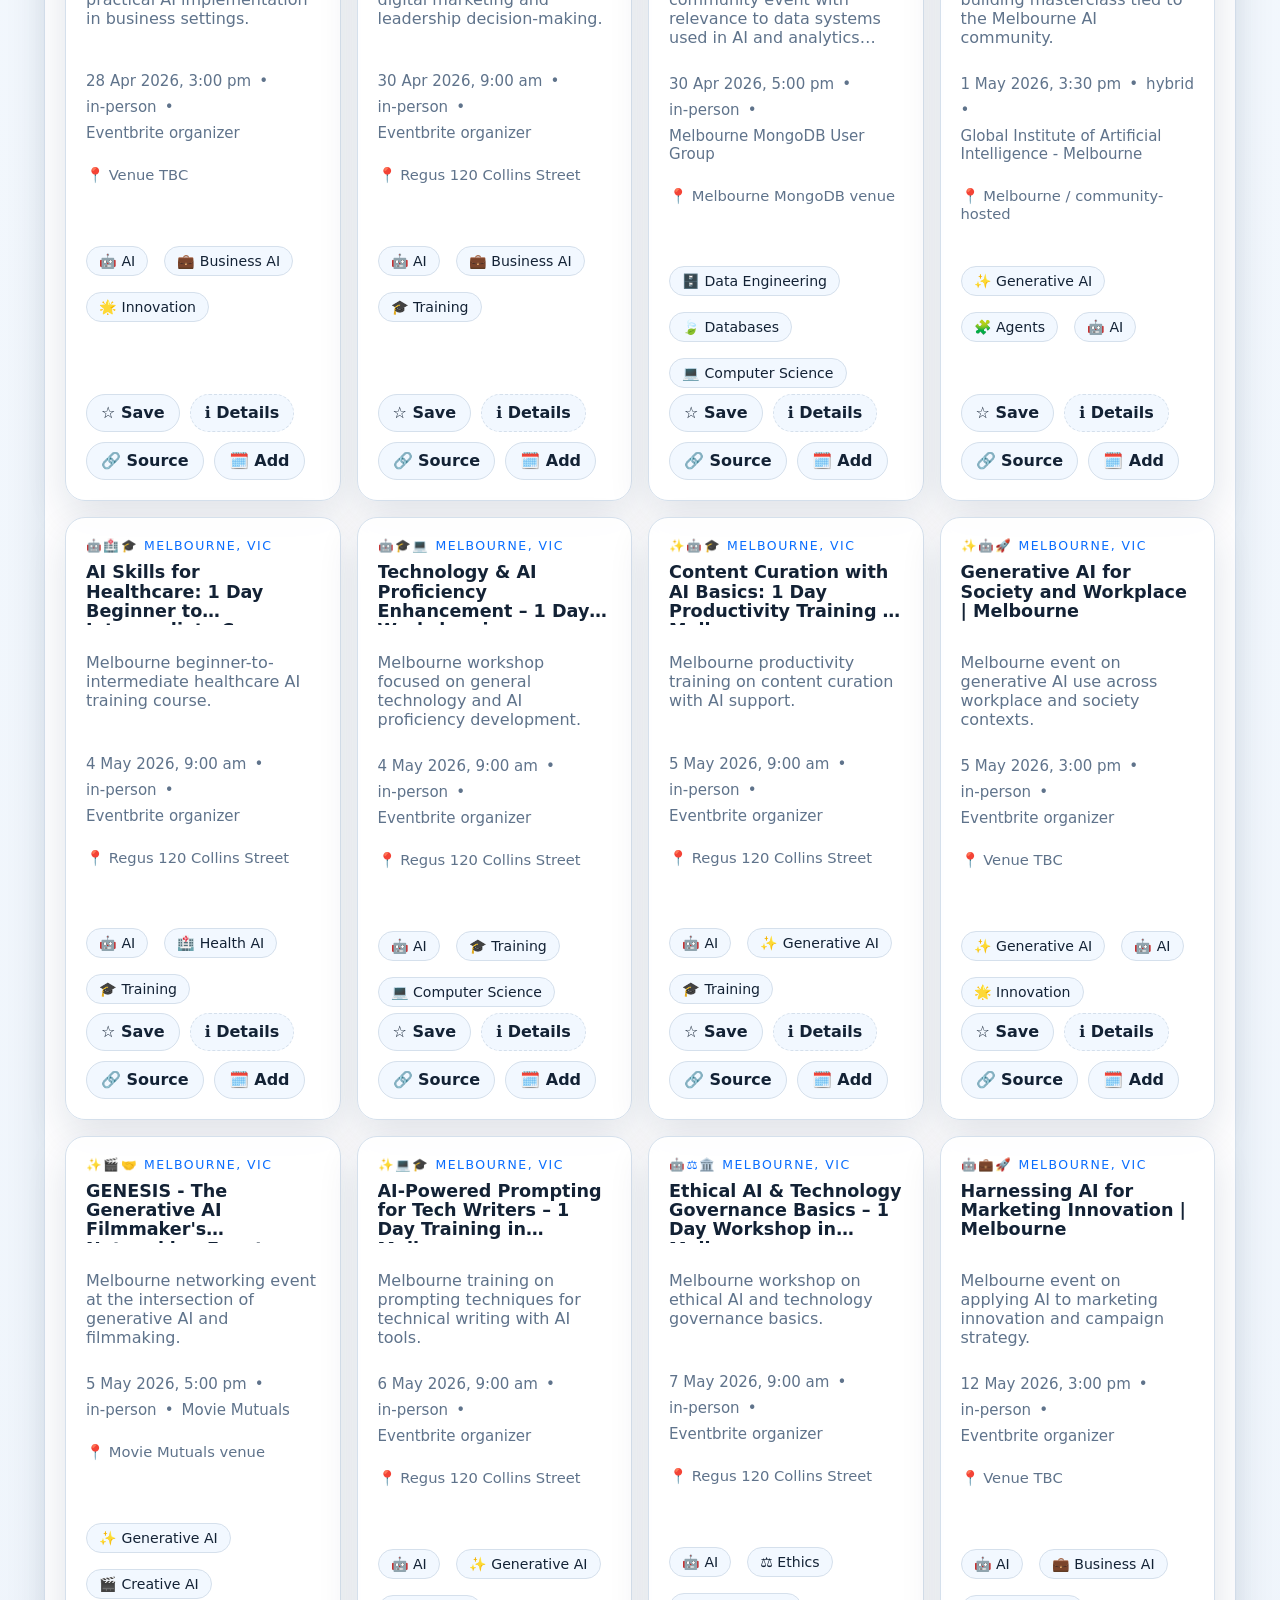
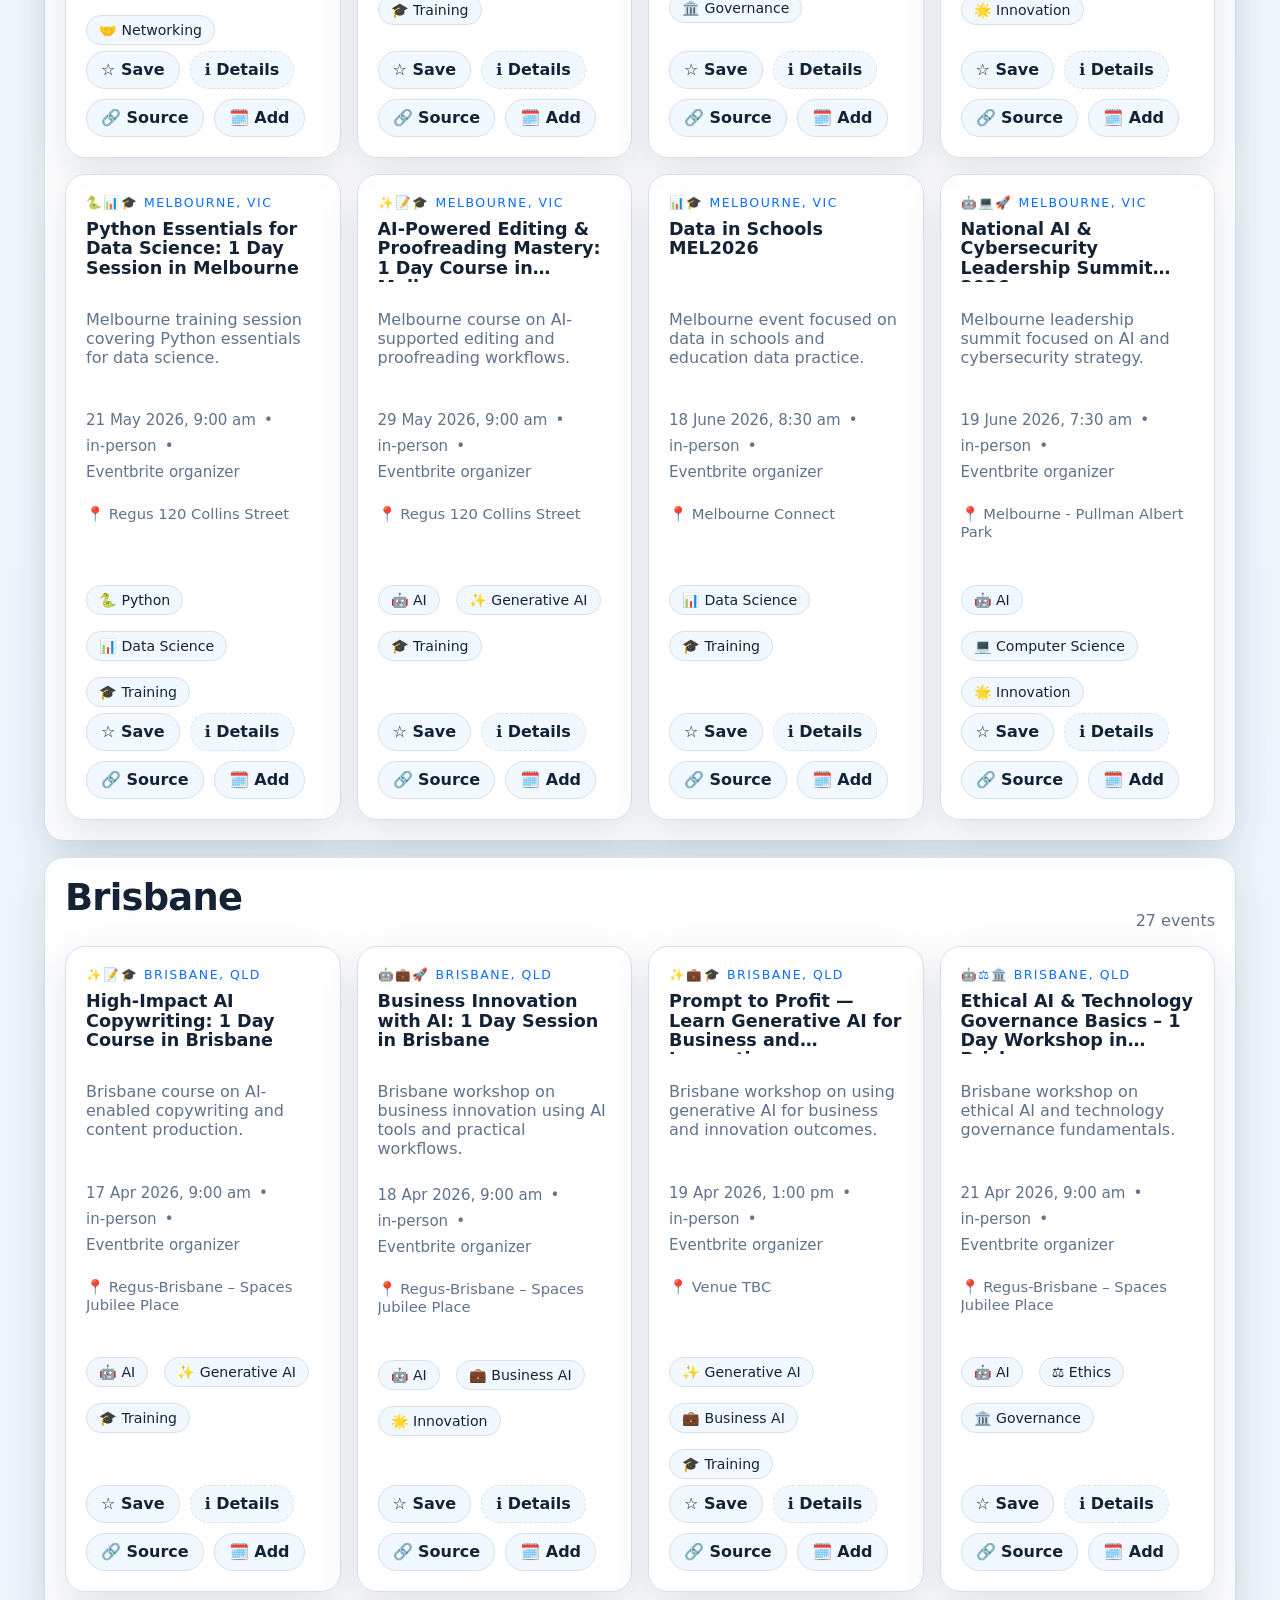
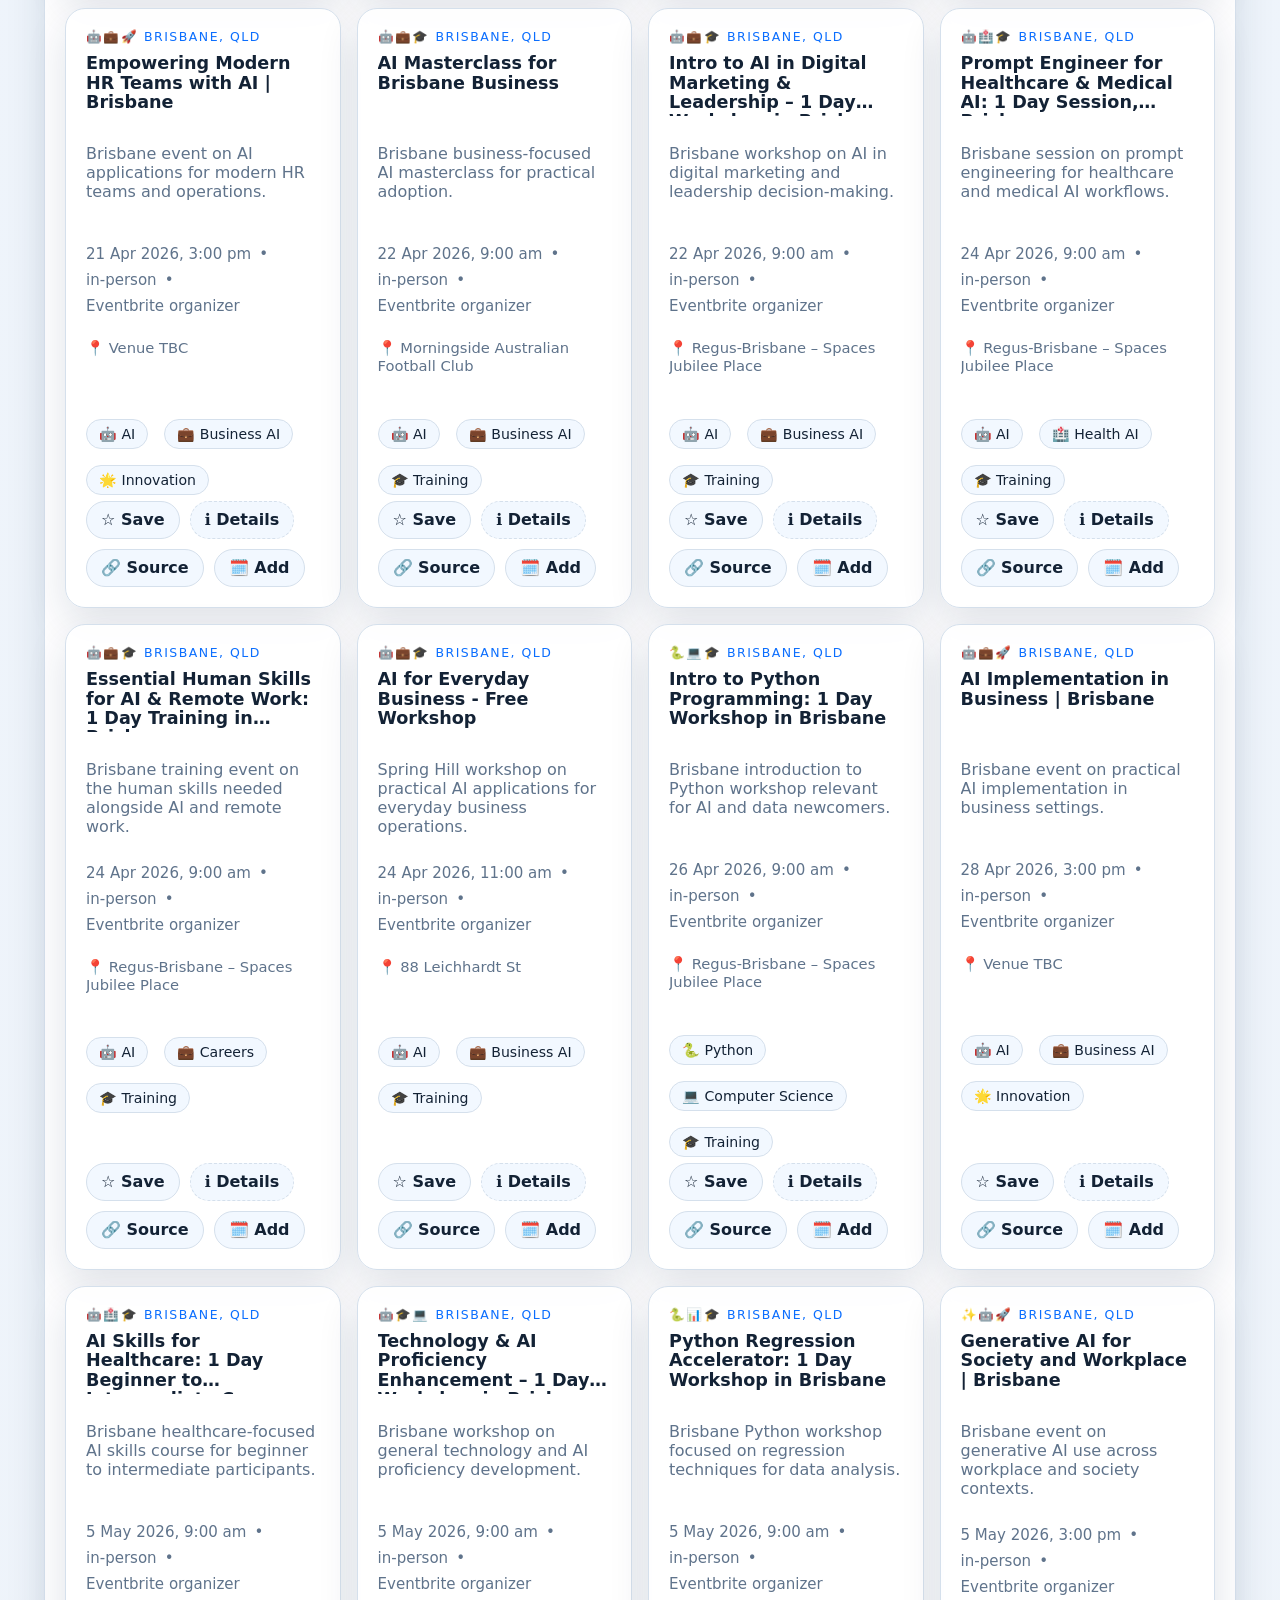
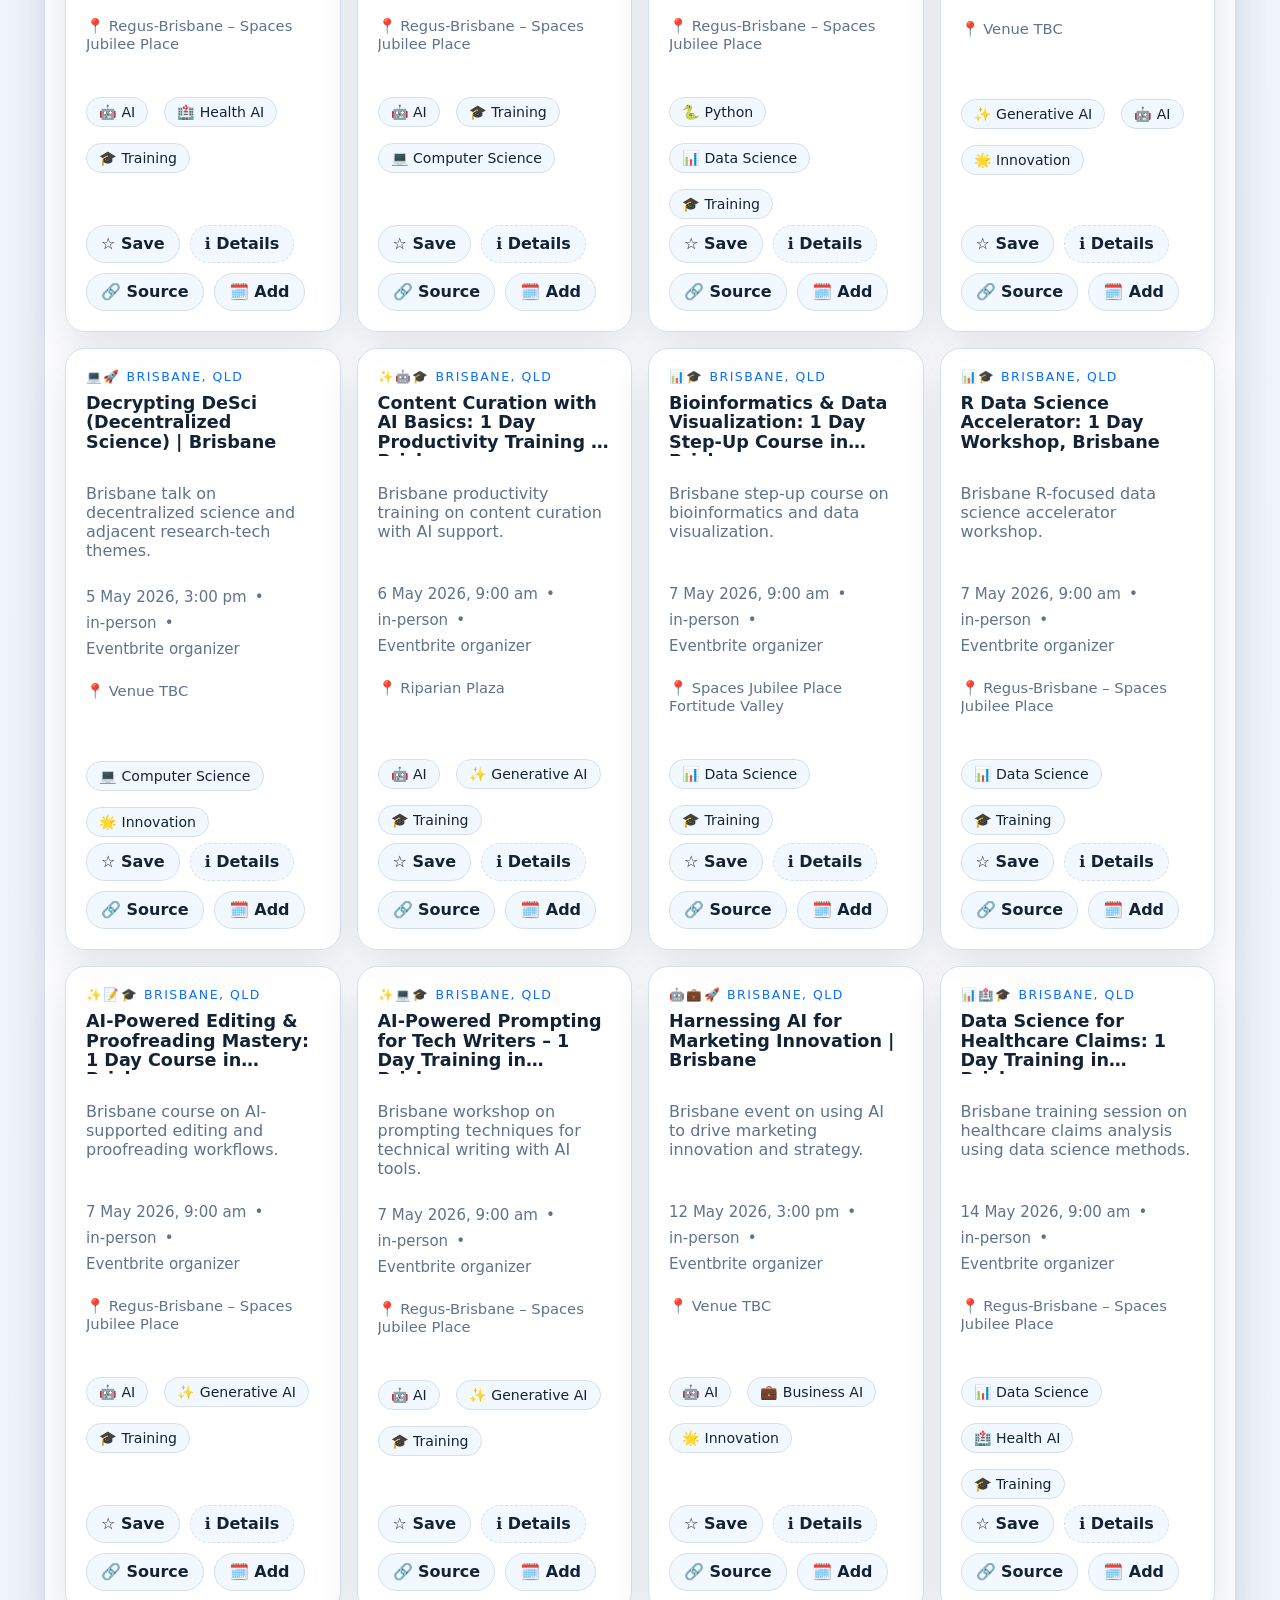
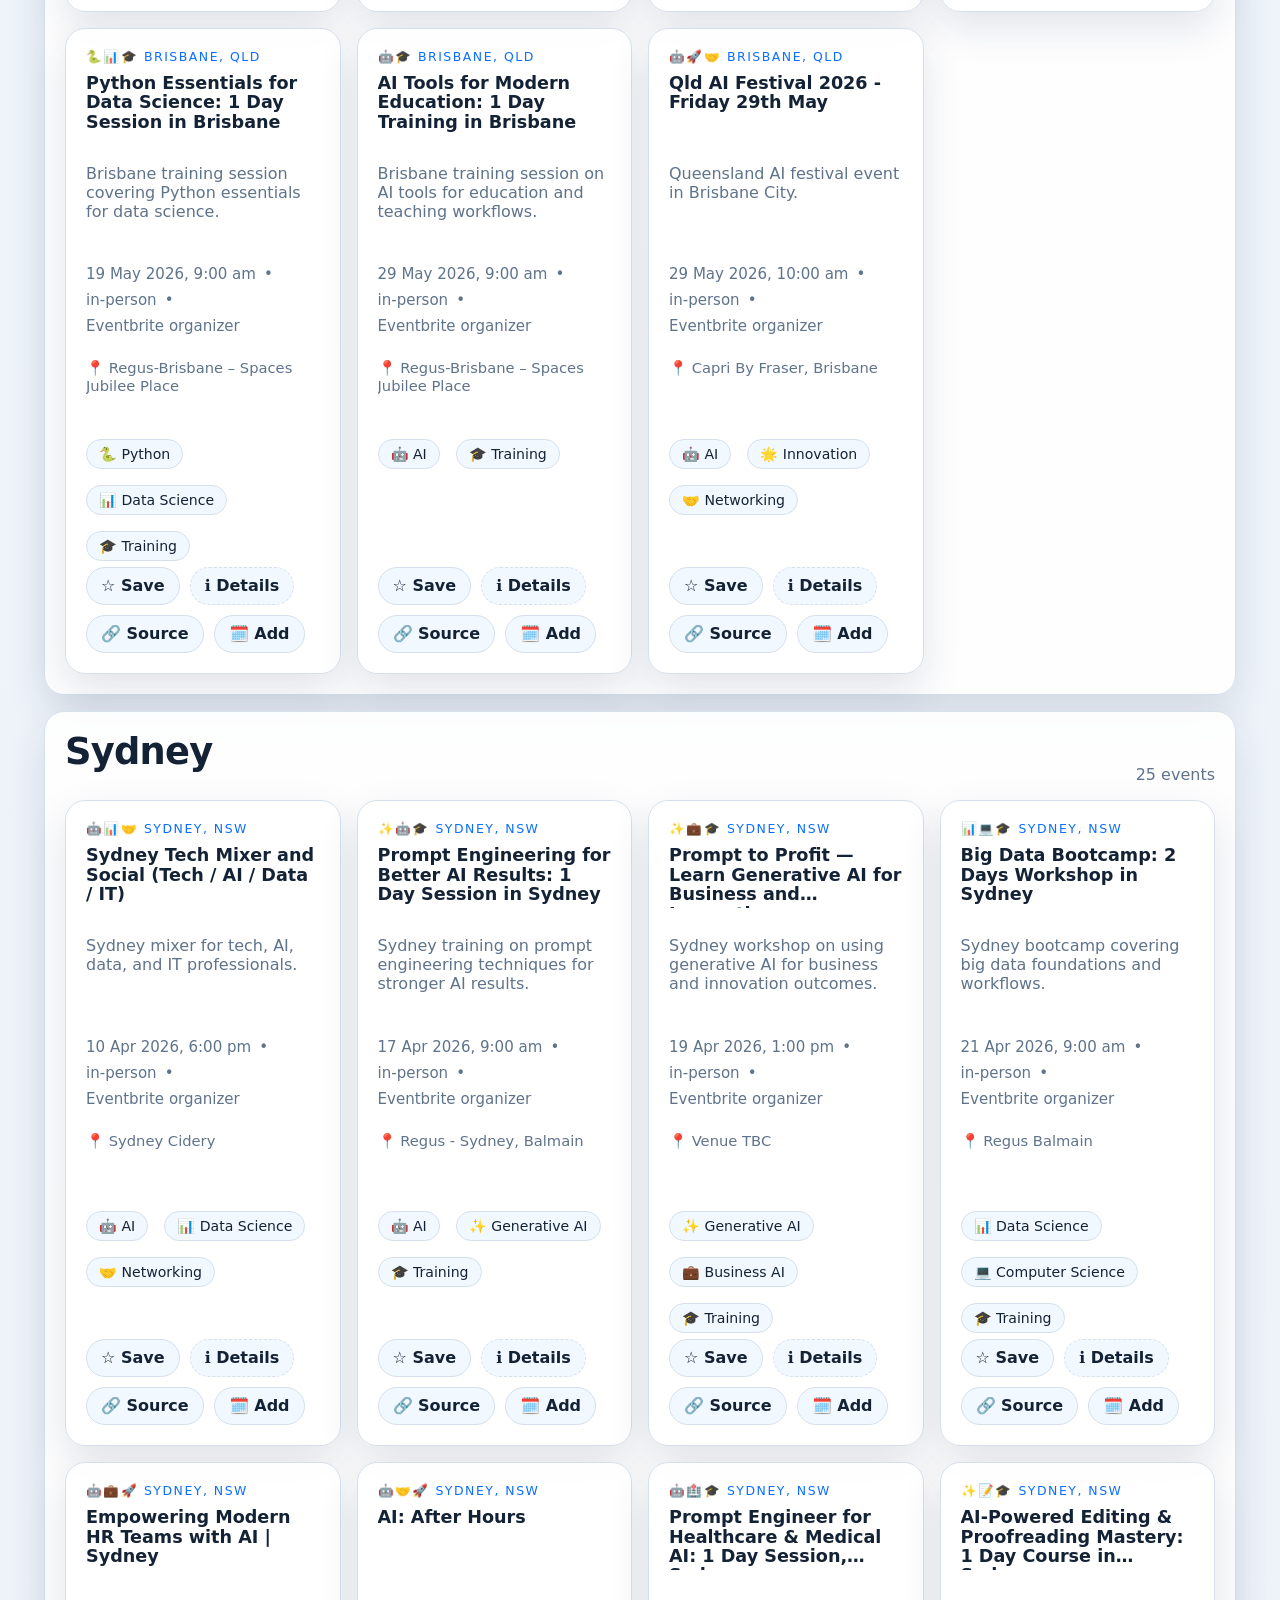
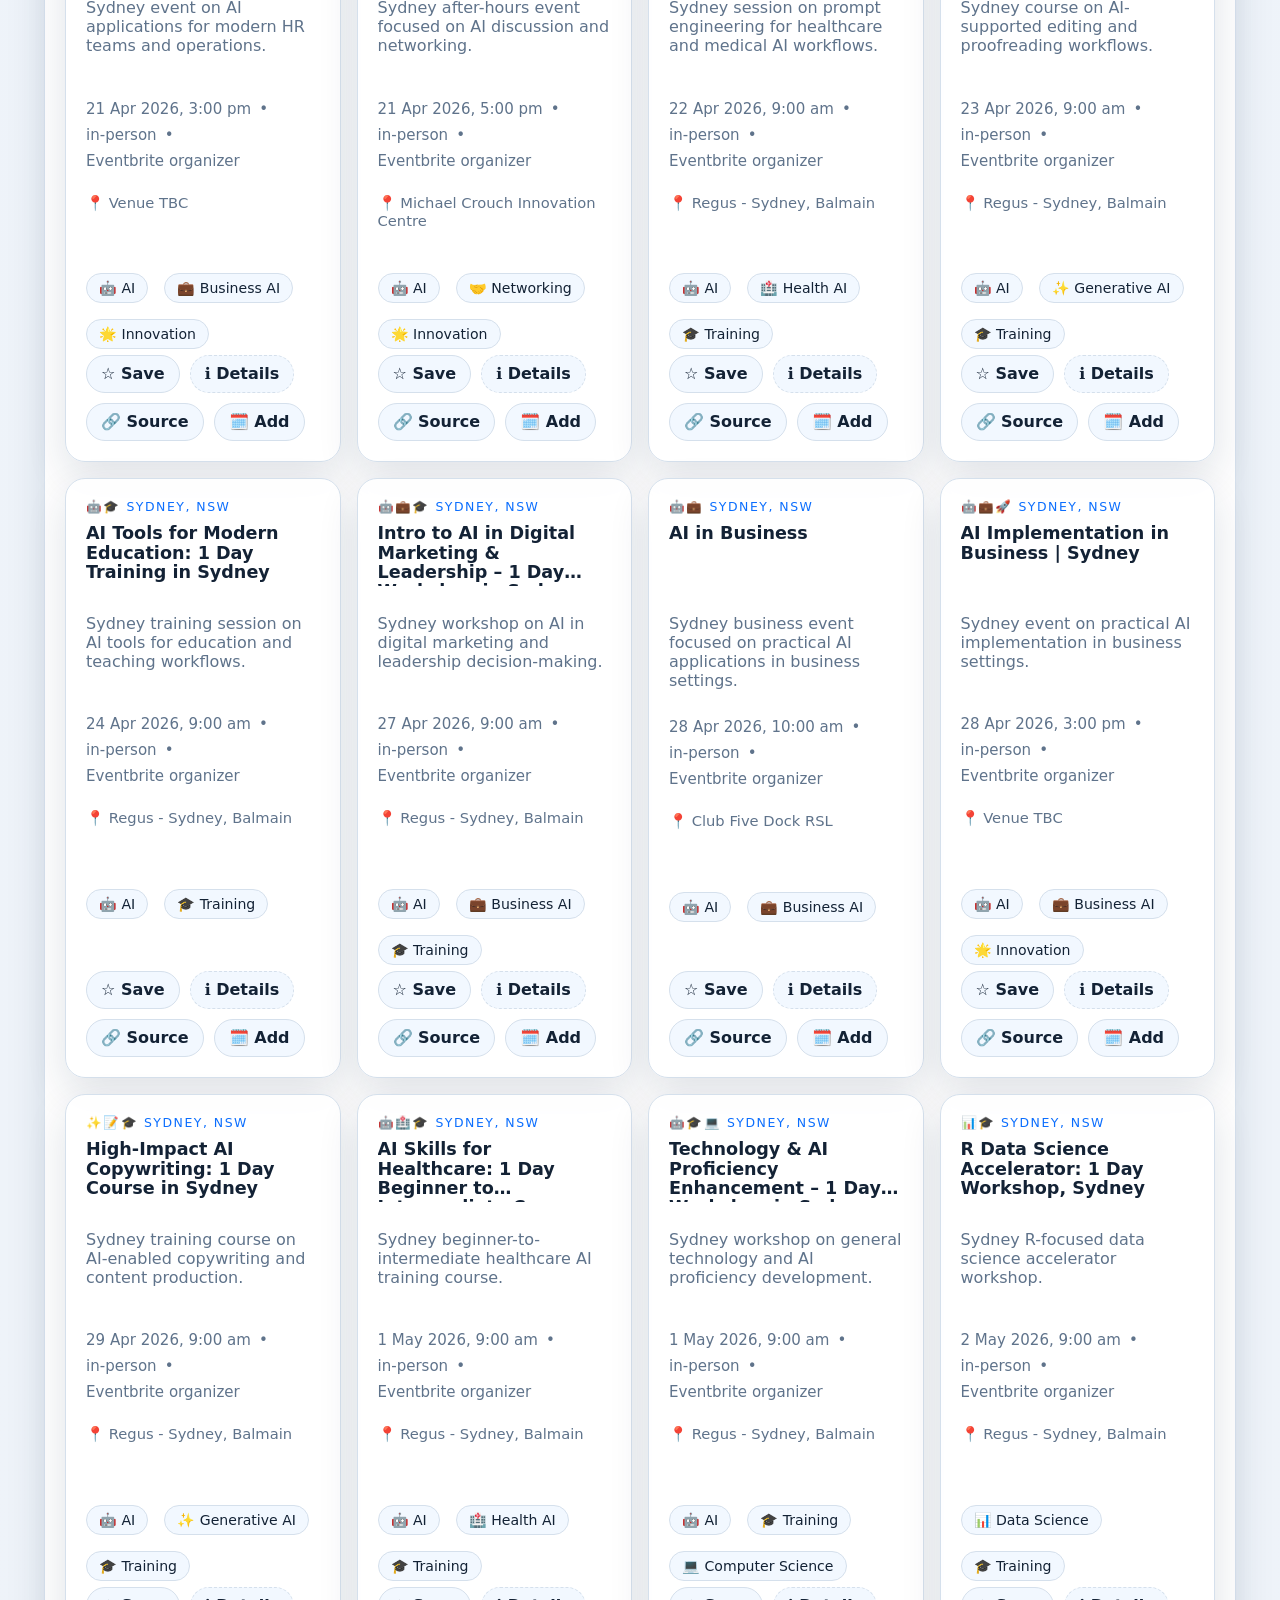
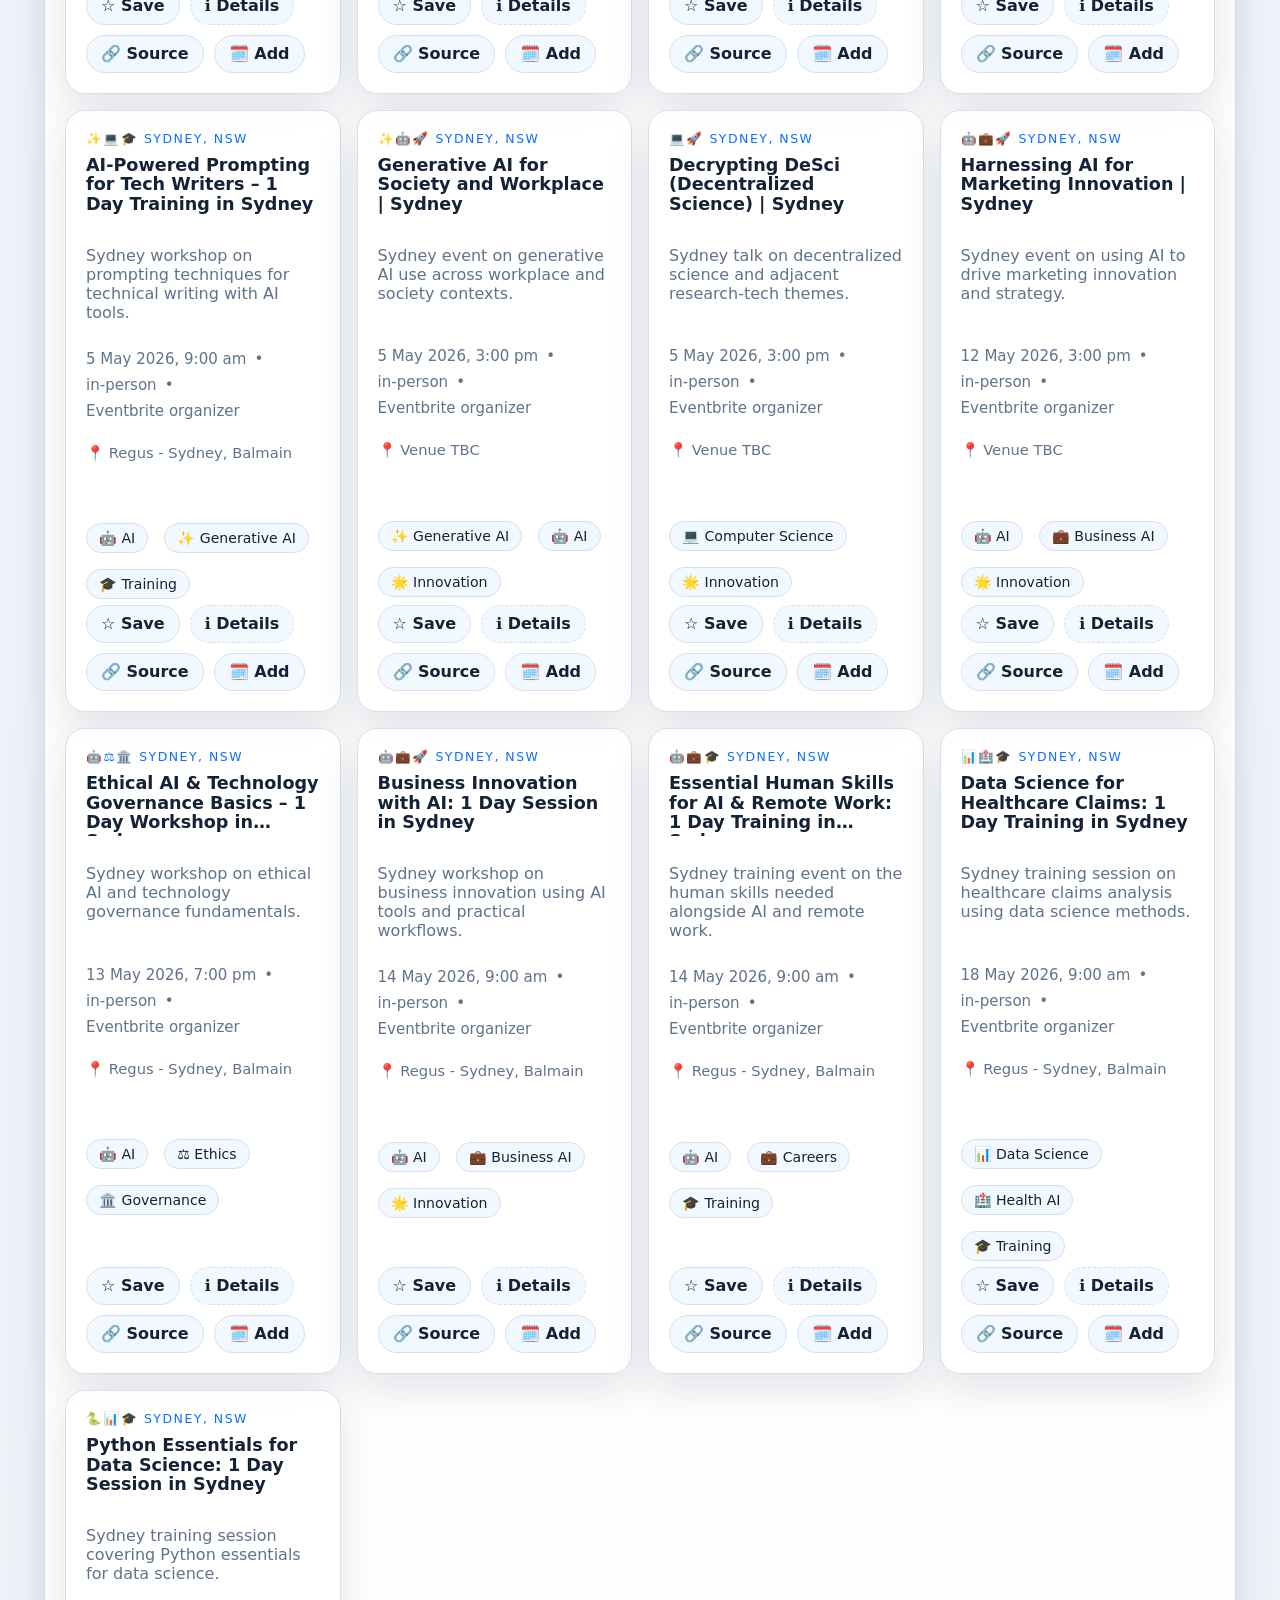
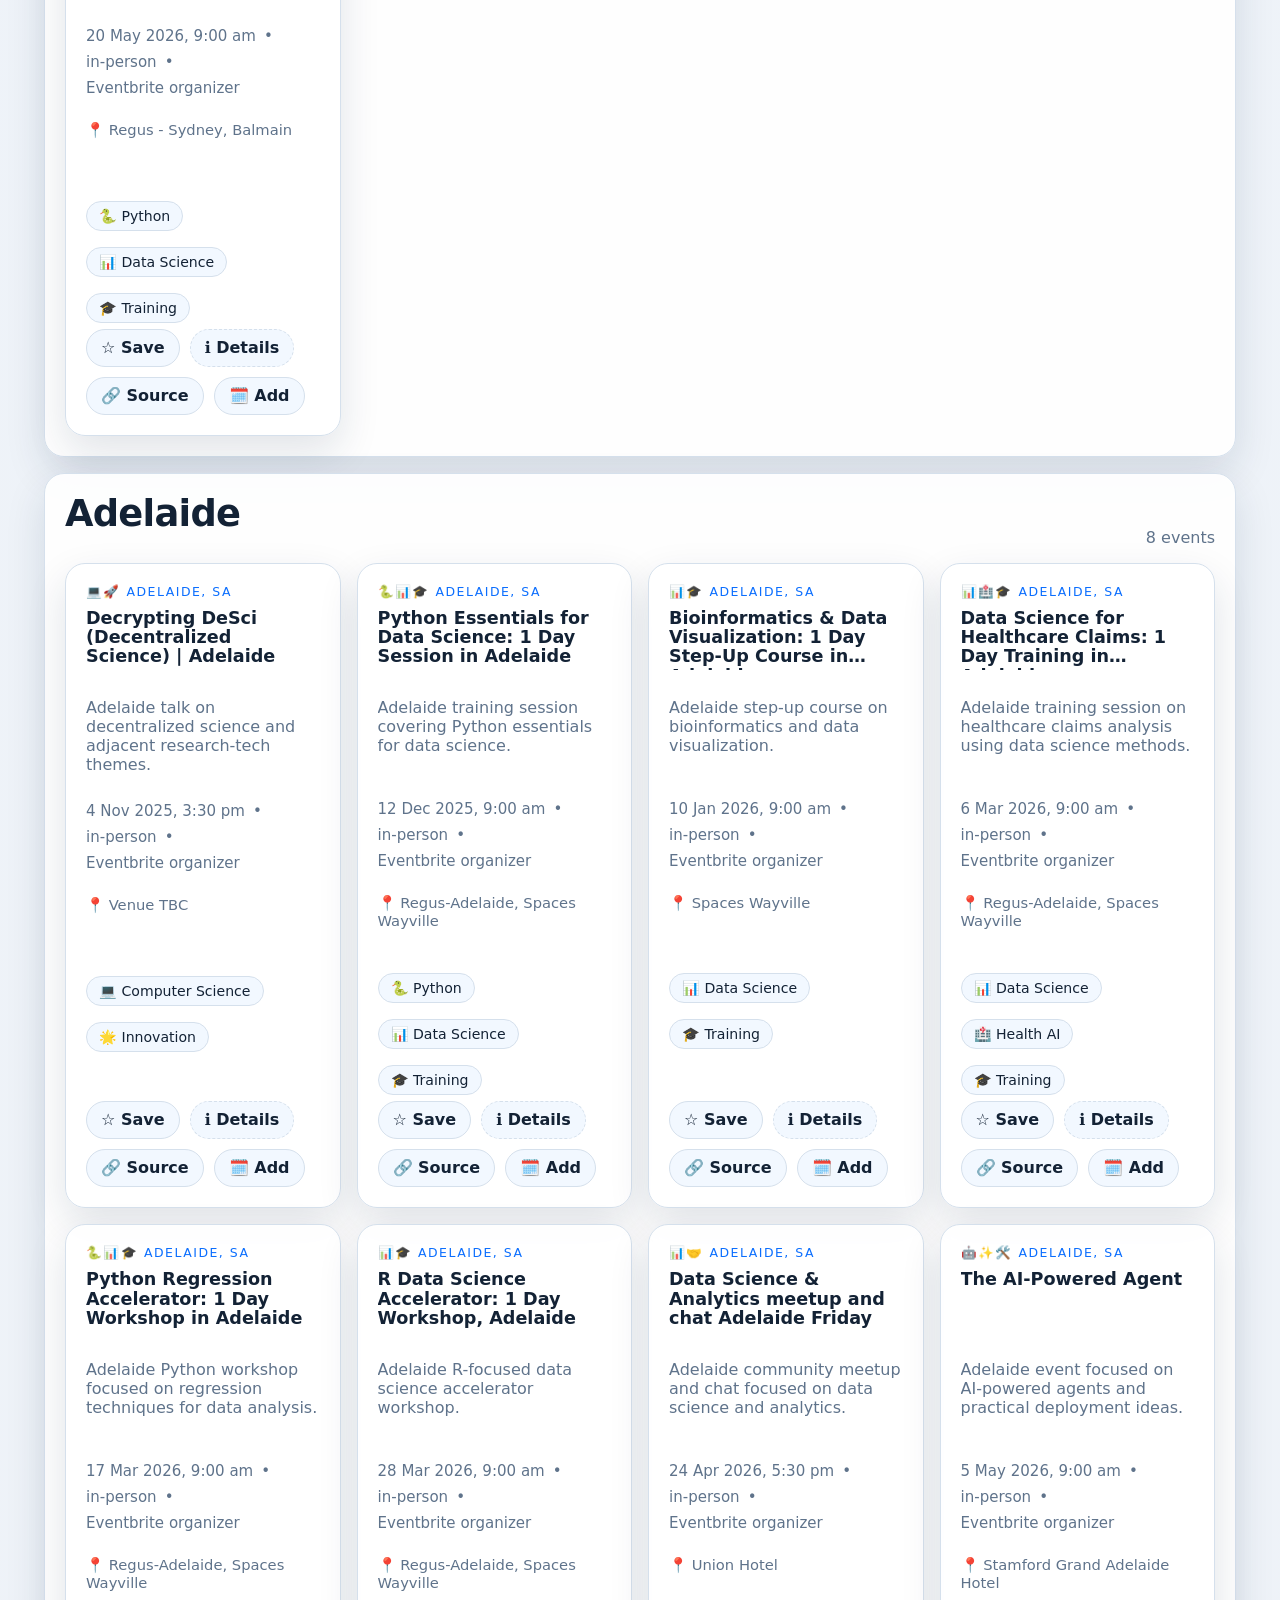
<file: docs/cities.html>
<!doctype html>
<html lang="en">
  <head><meta charset="utf-8"><meta name="viewport" content="width=device-width, initial-scale=1"><title>AI Events Australia — Cities</title><link rel="stylesheet" href="./assets/style.css"></head>
  <body data-page="cities">
    <a class="skip-link" href="#main-content">Skip to content</a>
    <div class="topbar-shell"><div class="topbar"><a class="author-link" href="https://dmoliveira.github.io/my-cv-public/cv/human/" target="_blank" rel="noreferrer">Made by <strong>Diego Marinho</strong></a><button class="nav-toggle" type="button" aria-expanded="false" aria-controls="topbar-nav">☰ Menu</button><nav class="topbar-nav" id="topbar-nav"><a href="./index.html">Home</a><a href="./calendar.html">Calendar</a><a href="./map.html">Map</a><a href="./table.html">Table</a><a href="./cities.html">Cities</a><a href="./topics.html">Topics</a><a href="./methodology.html">Methodology</a></nav><div class="theme-toggle" role="group" aria-label="Theme selector"><button data-theme-option="auto" class="theme-button">Auto</button><button data-theme-option="light" class="theme-button">Light</button><button data-theme-option="dark" class="theme-button">Dark</button></div></div></div>
    <main class="shell" id="main-content"><section class="hero"><div class="hero-card hero-copy"><div class="eyebrow">Regional browsing</div><h1>Events by city</h1><p class="muted">Browse Australian capitals and nearby major hubs where trustworthy public listings were available.</p></div></section><div id="city-lists" class="list loading-grid"></div></main>
    <footer class="shell footer"><div class="muted small">City grouping is generated from the event JSON dataset.</div></footer>
    <script src="./assets/app.js"></script>
  </body>
  </html>
</file>
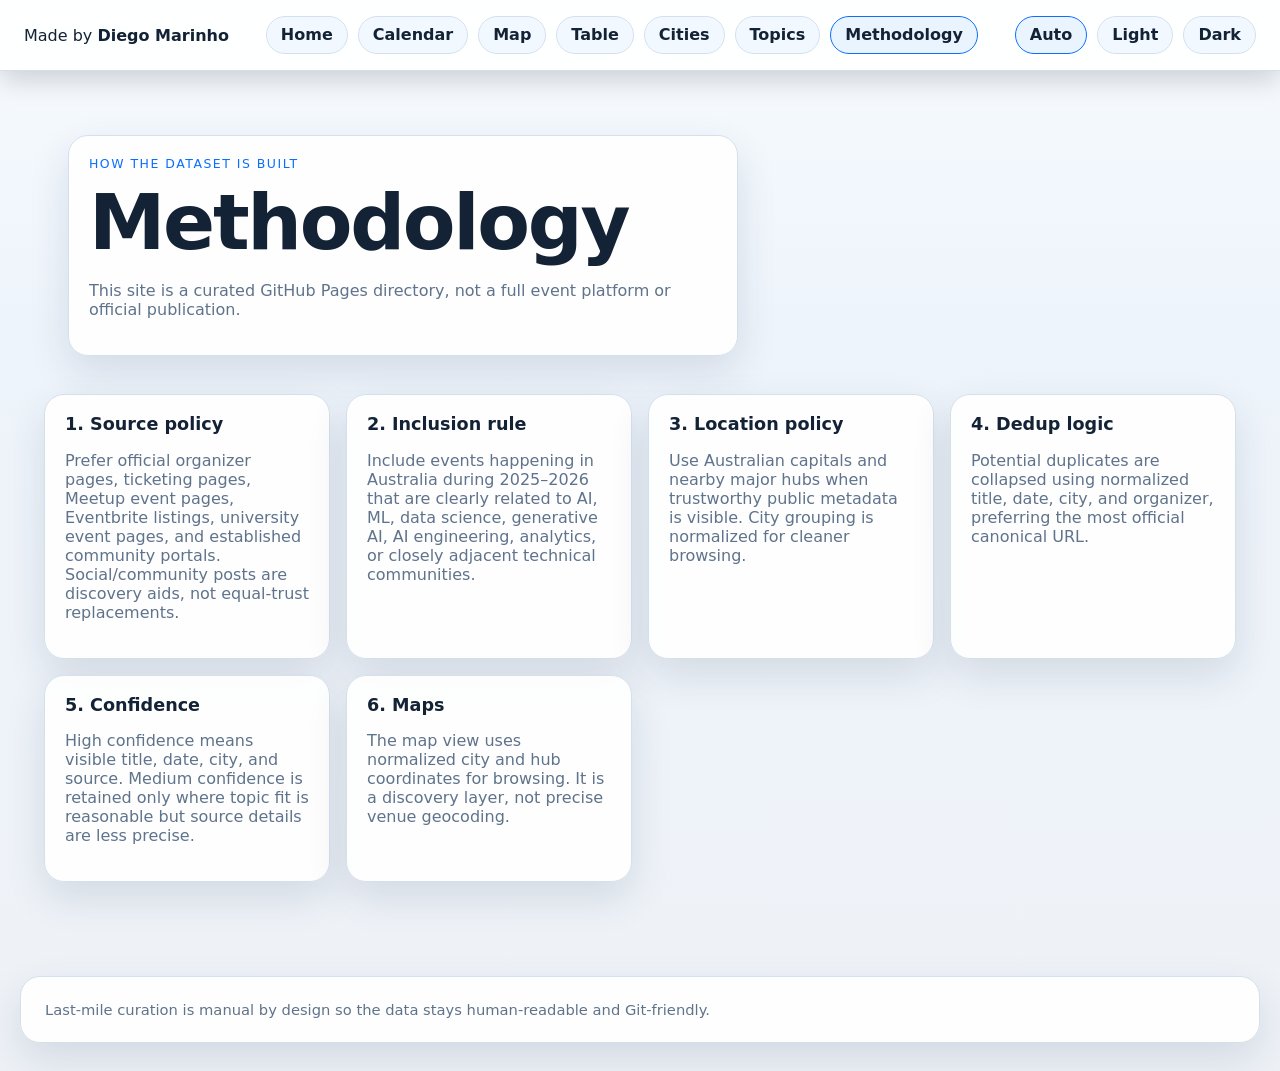
<file: docs/methodology.html>
<!doctype html>
<html lang="en">
  <head><meta charset="utf-8"><meta name="viewport" content="width=device-width, initial-scale=1"><title>AI Events Australia — Methodology</title><link rel="stylesheet" href="./assets/style.css"></head>
  <body>
    <a class="skip-link" href="#main-content">Skip to content</a>
    <div class="topbar-shell"><div class="topbar"><a class="author-link" href="https://dmoliveira.github.io/my-cv-public/cv/human/" target="_blank" rel="noreferrer">Made by <strong>Diego Marinho</strong></a><button class="nav-toggle" type="button" aria-expanded="false" aria-controls="topbar-nav">☰ Menu</button><nav class="topbar-nav" id="topbar-nav"><a href="./index.html">Home</a><a href="./calendar.html">Calendar</a><a href="./map.html">Map</a><a href="./table.html">Table</a><a href="./cities.html">Cities</a><a href="./topics.html">Topics</a><a href="./methodology.html">Methodology</a></nav><div class="theme-toggle" role="group" aria-label="Theme selector"><button data-theme-option="auto" class="theme-button">Auto</button><button data-theme-option="light" class="theme-button">Light</button><button data-theme-option="dark" class="theme-button">Dark</button></div></div></div>
    <main class="shell" id="main-content"><section class="hero"><div class="hero-card hero-copy"><div class="eyebrow">How the dataset is built</div><h1>Methodology</h1><p class="muted">This site is a curated GitHub Pages directory, not a full event platform or official publication.</p></div></section><section class="grid cards"><article class="card"><h3>1. Source policy</h3><p class="muted">Prefer official organizer pages, ticketing pages, Meetup event pages, Eventbrite listings, university event pages, and established community portals. Social/community posts are discovery aids, not equal-trust replacements.</p></article><article class="card"><h3>2. Inclusion rule</h3><p class="muted">Include events happening in Australia during 2025–2026 that are clearly related to AI, ML, data science, generative AI, AI engineering, analytics, or closely adjacent technical communities.</p></article><article class="card"><h3>3. Location policy</h3><p class="muted">Use Australian capitals and nearby major hubs when trustworthy public metadata is visible. City grouping is normalized for cleaner browsing.</p></article><article class="card"><h3>4. Dedup logic</h3><p class="muted">Potential duplicates are collapsed using normalized title, date, city, and organizer, preferring the most official canonical URL.</p></article><article class="card"><h3>5. Confidence</h3><p class="muted">High confidence means visible title, date, city, and source. Medium confidence is retained only where topic fit is reasonable but source details are less precise.</p></article><article class="card"><h3>6. Maps</h3><p class="muted">The map view uses normalized city and hub coordinates for browsing. It is a discovery layer, not precise venue geocoding.</p></article></section></main>
    <footer class="shell footer"><div class="muted small">Last-mile curation is manual by design so the data stays human-readable and Git-friendly.</div></footer>
    <script src="./assets/app.js"></script>
  </body>
  </html>
</file>
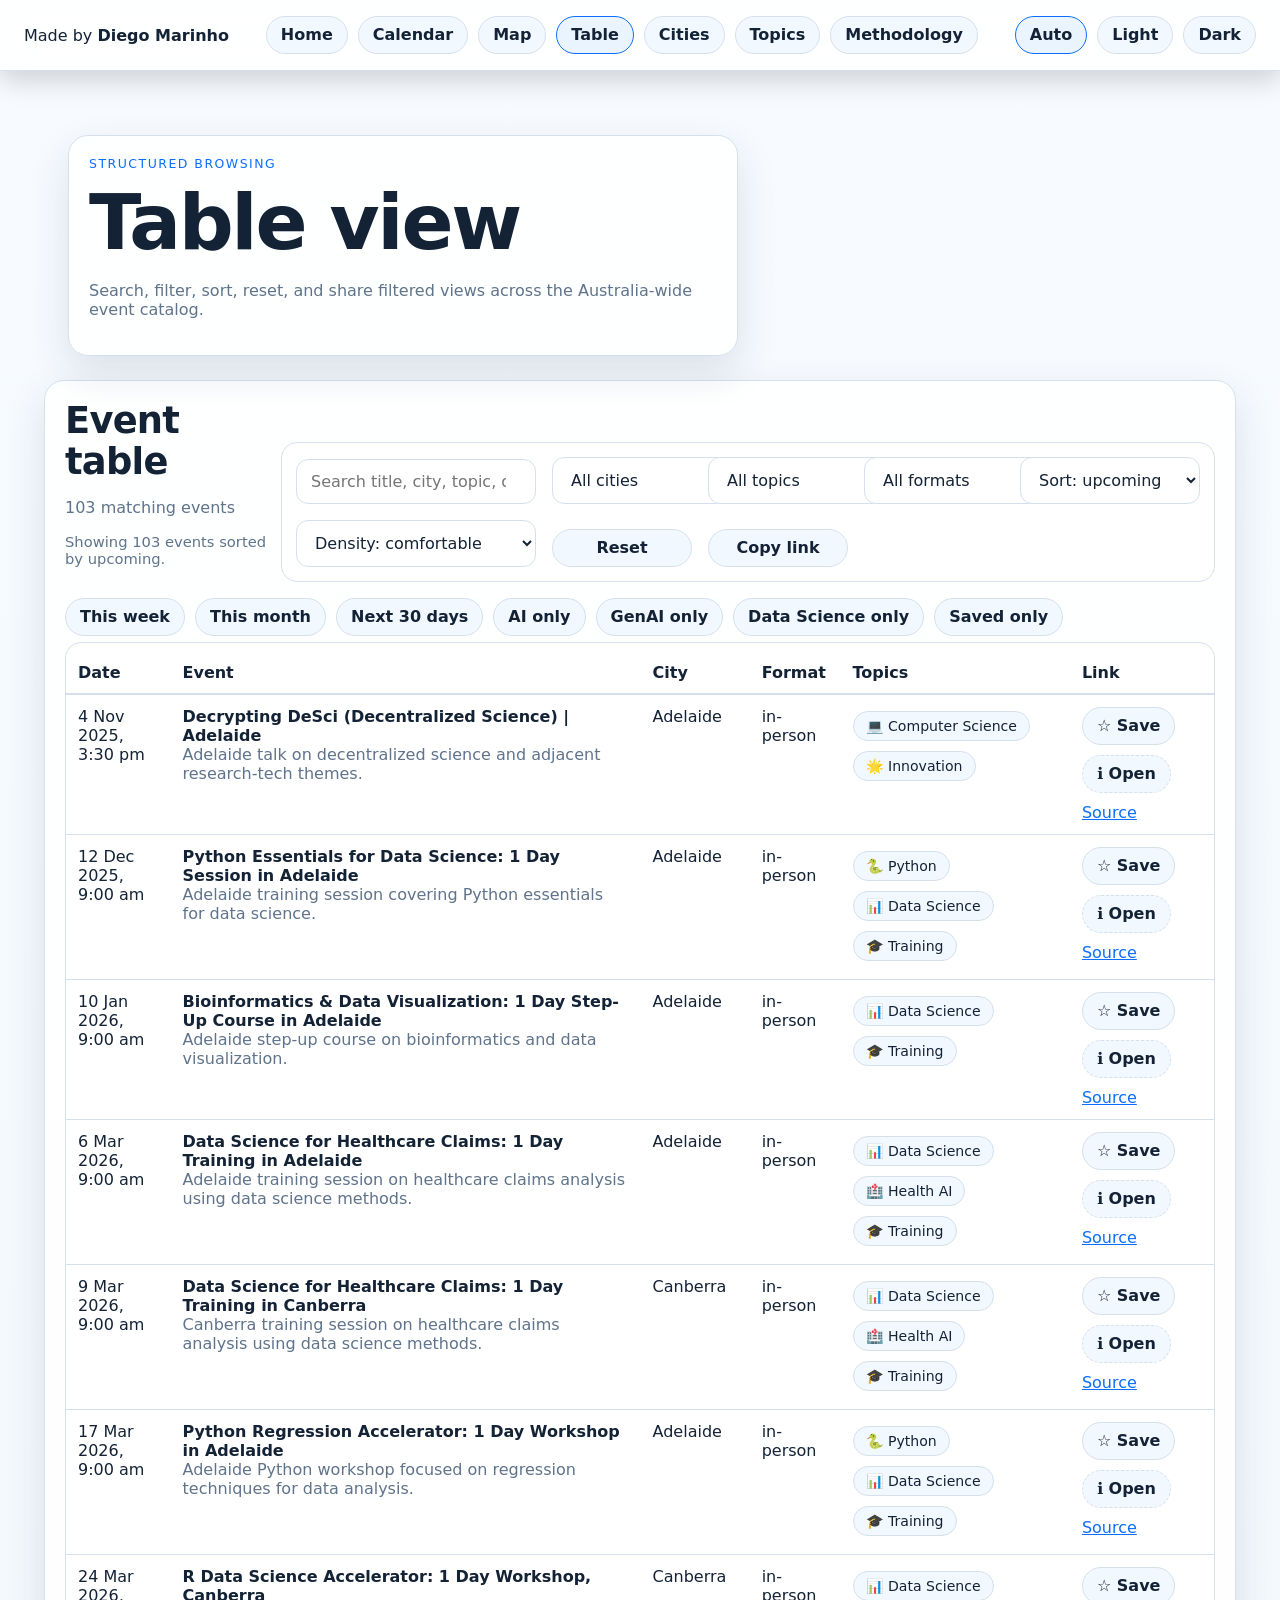
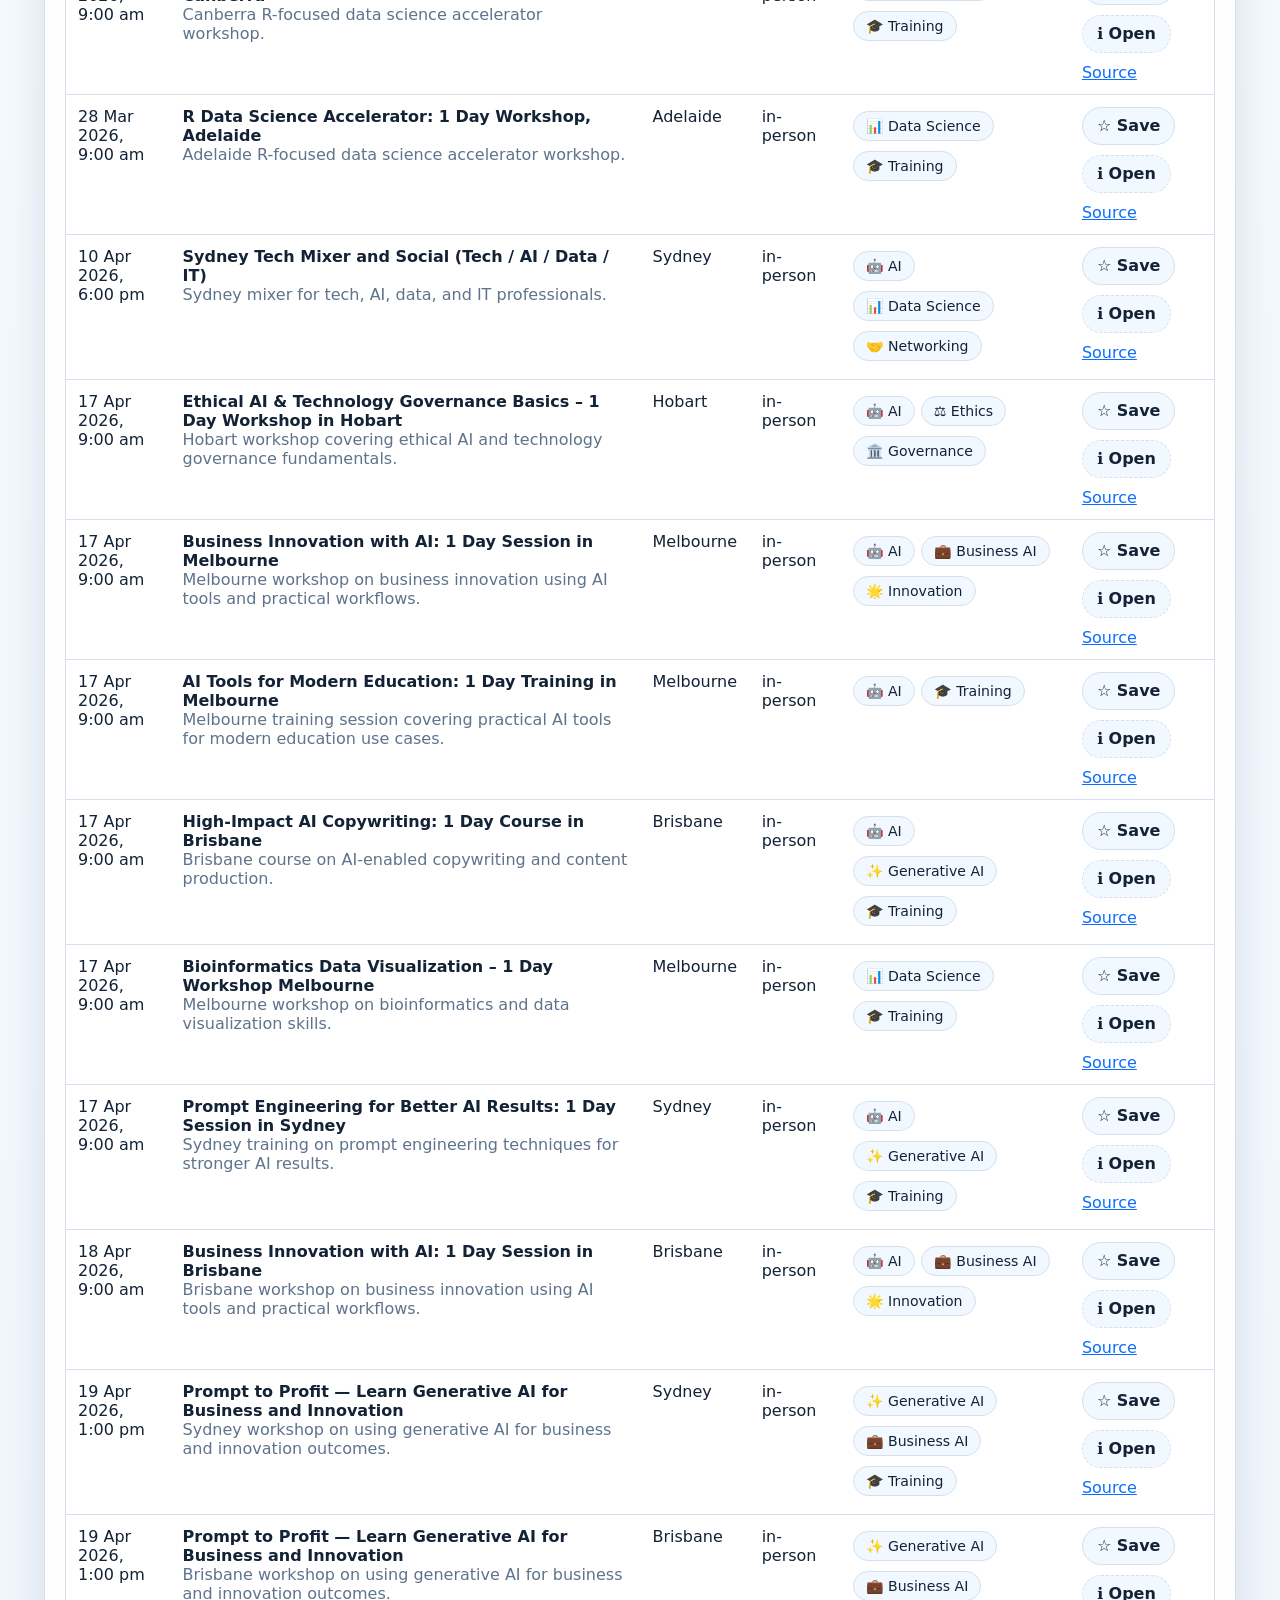
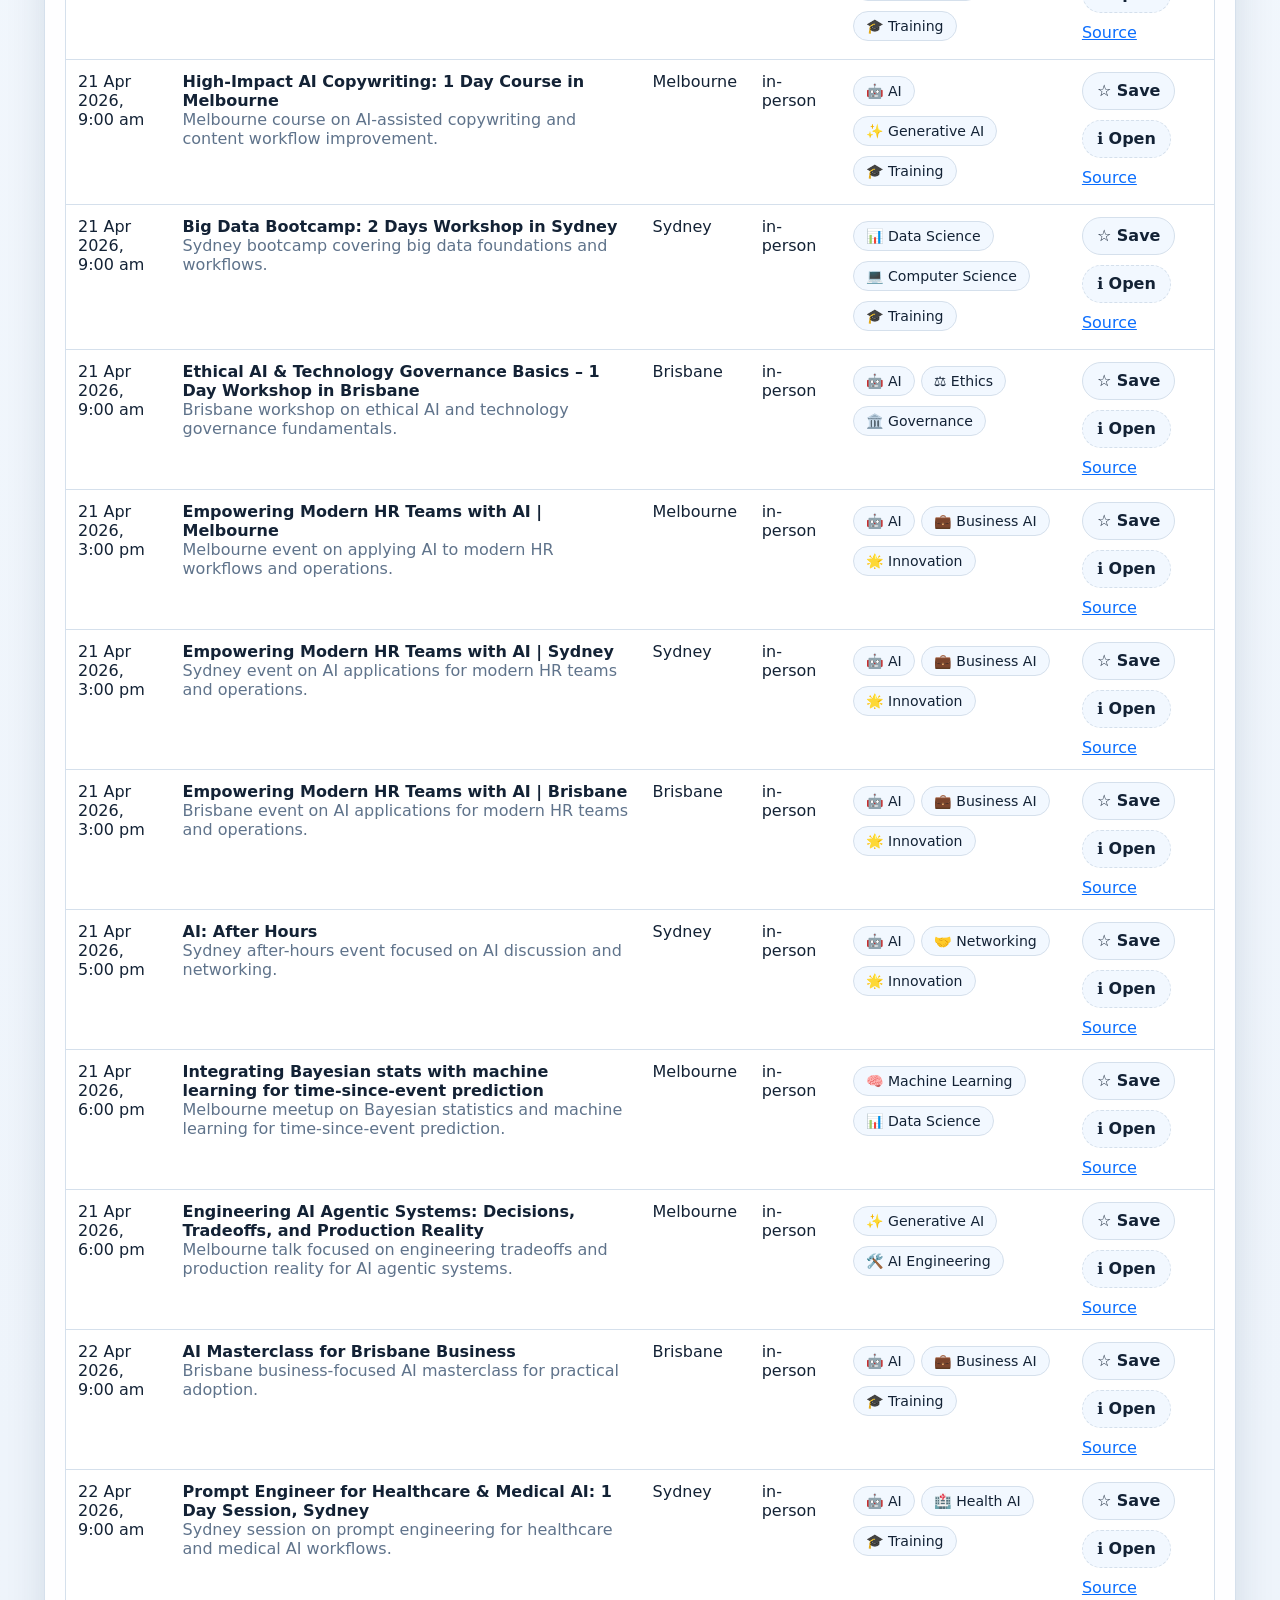
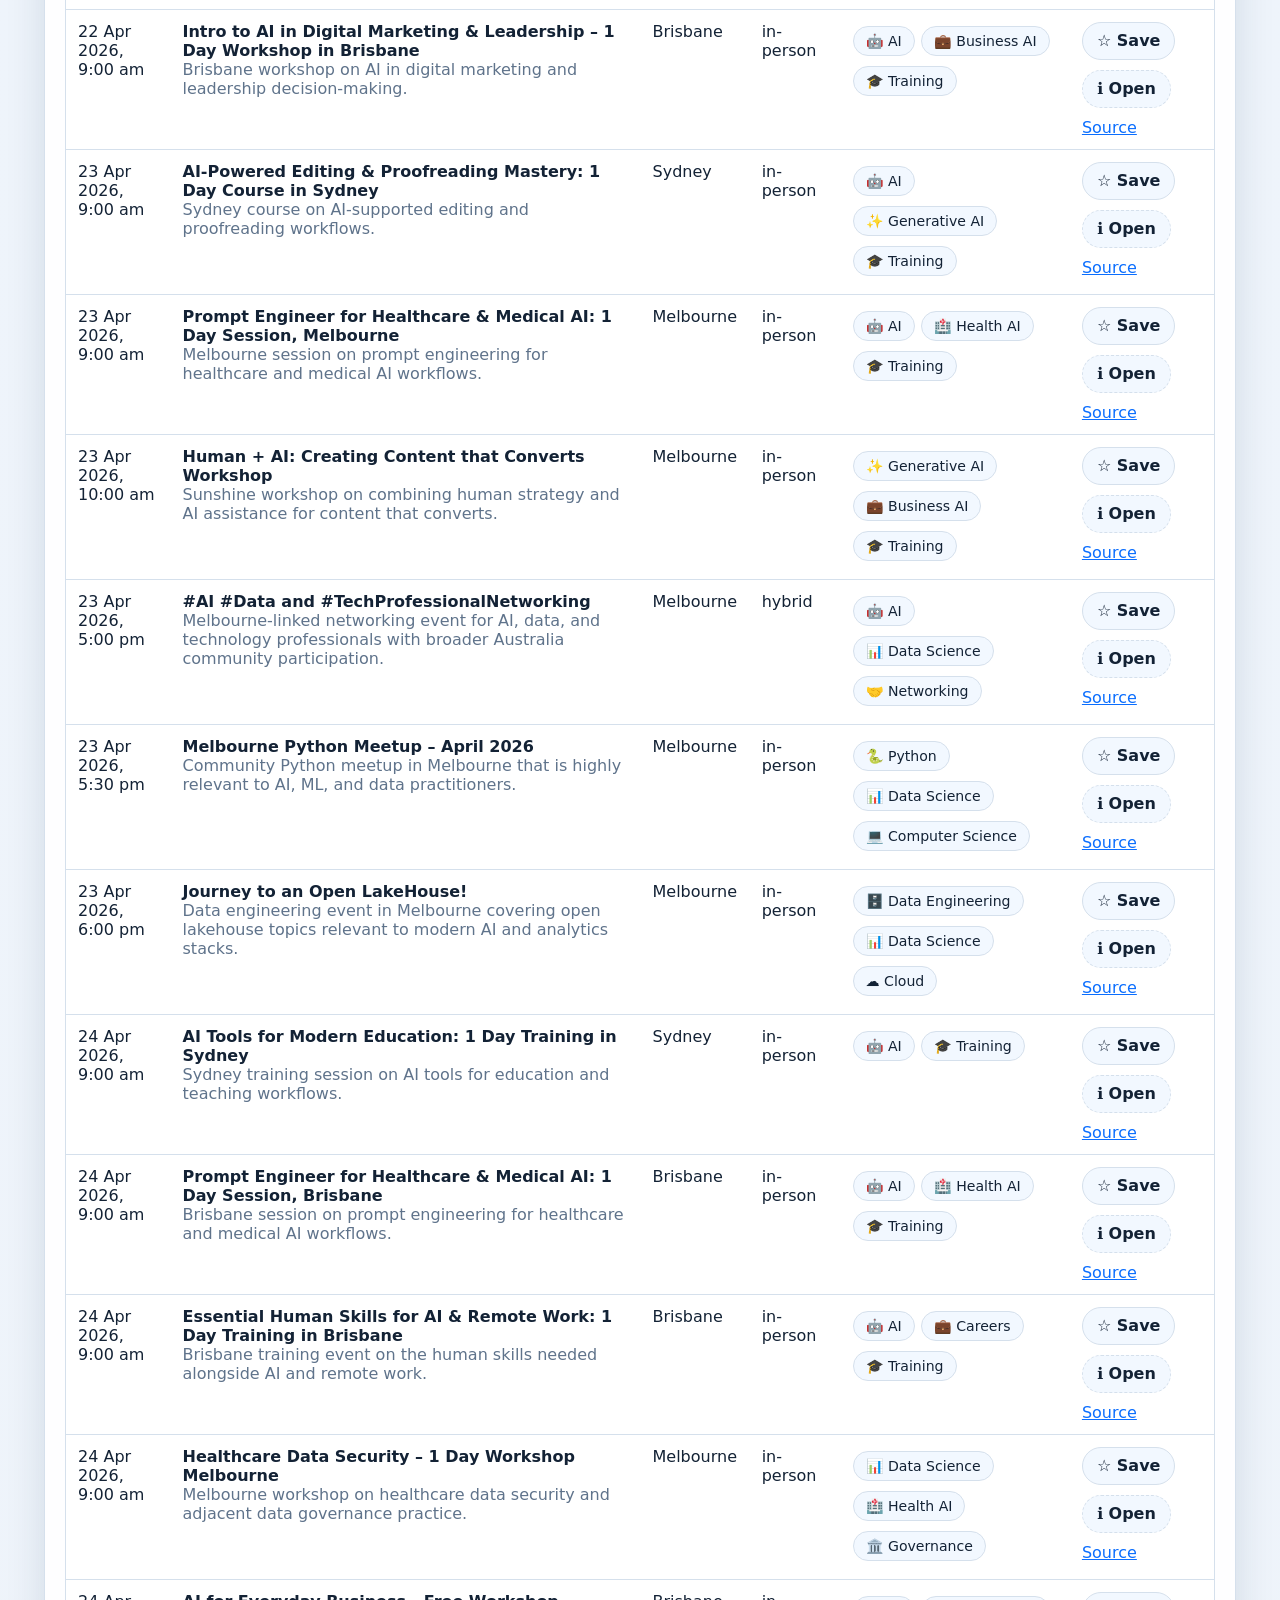
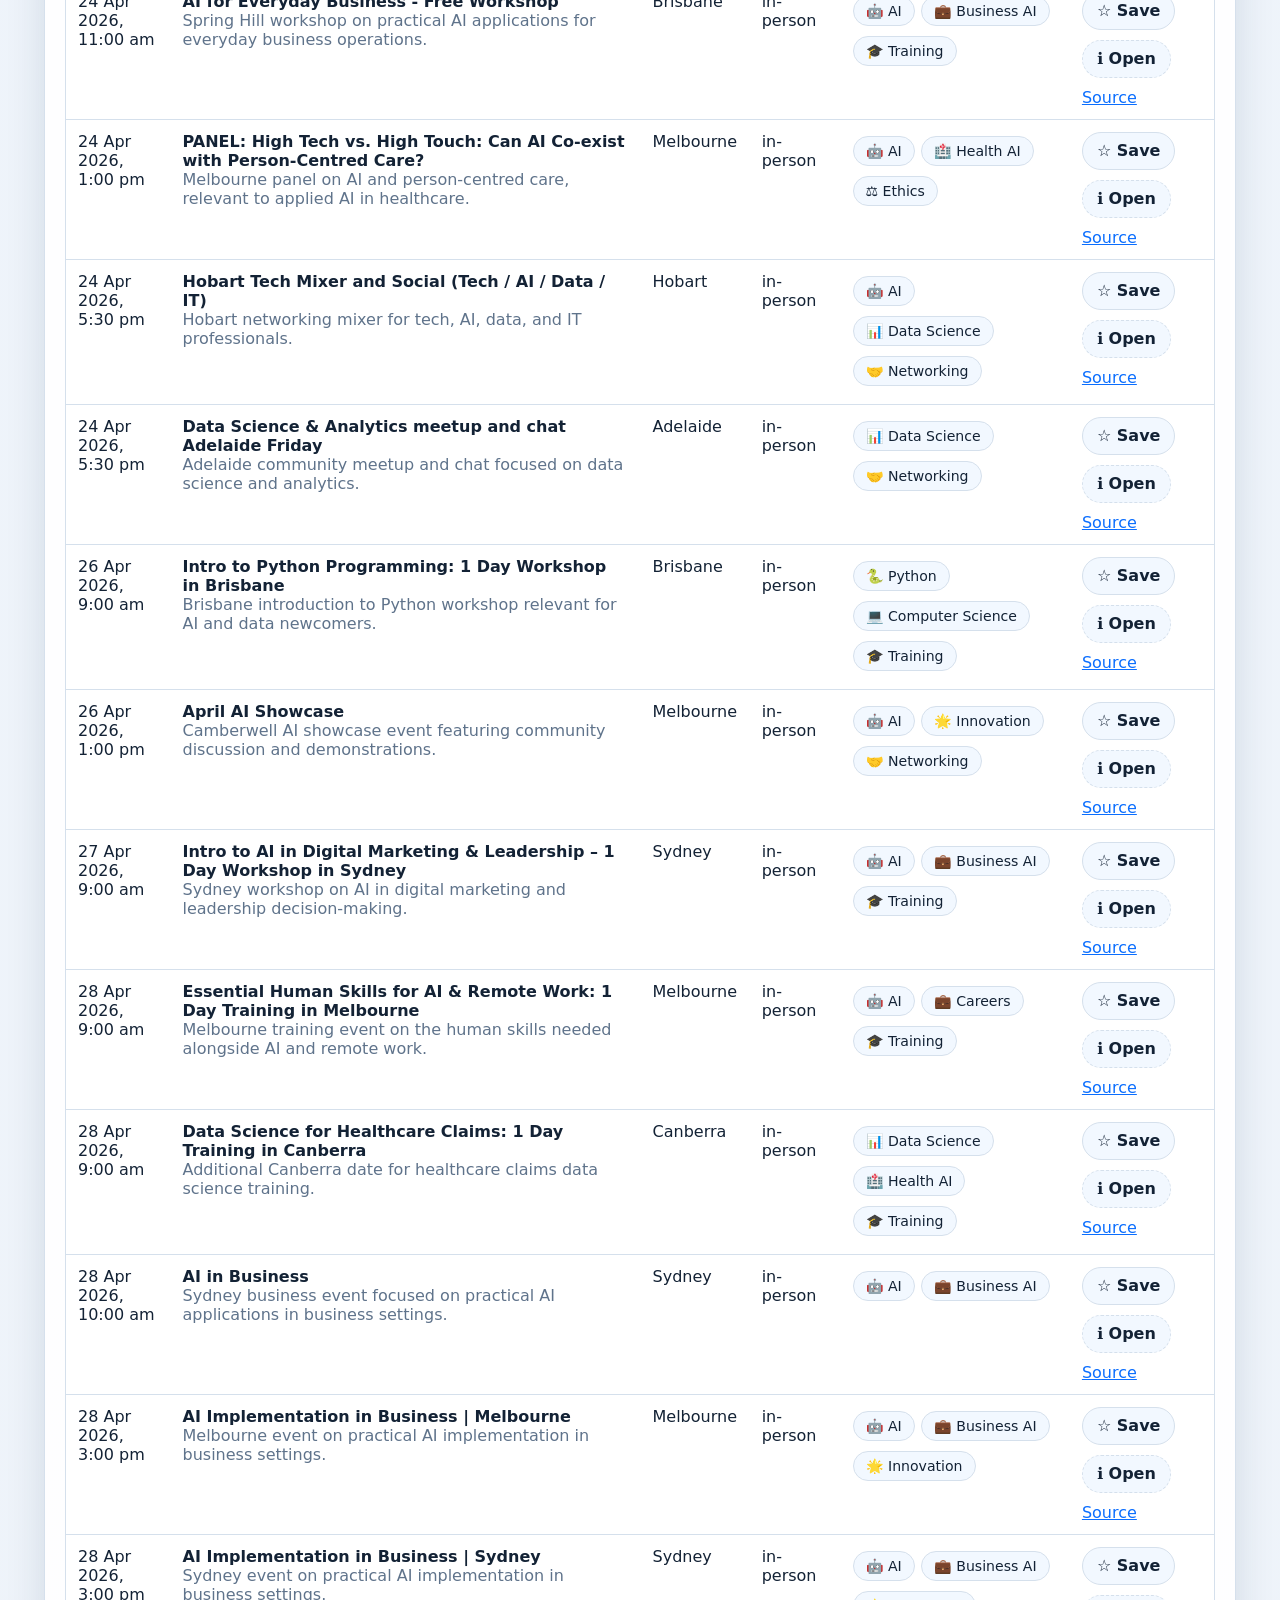
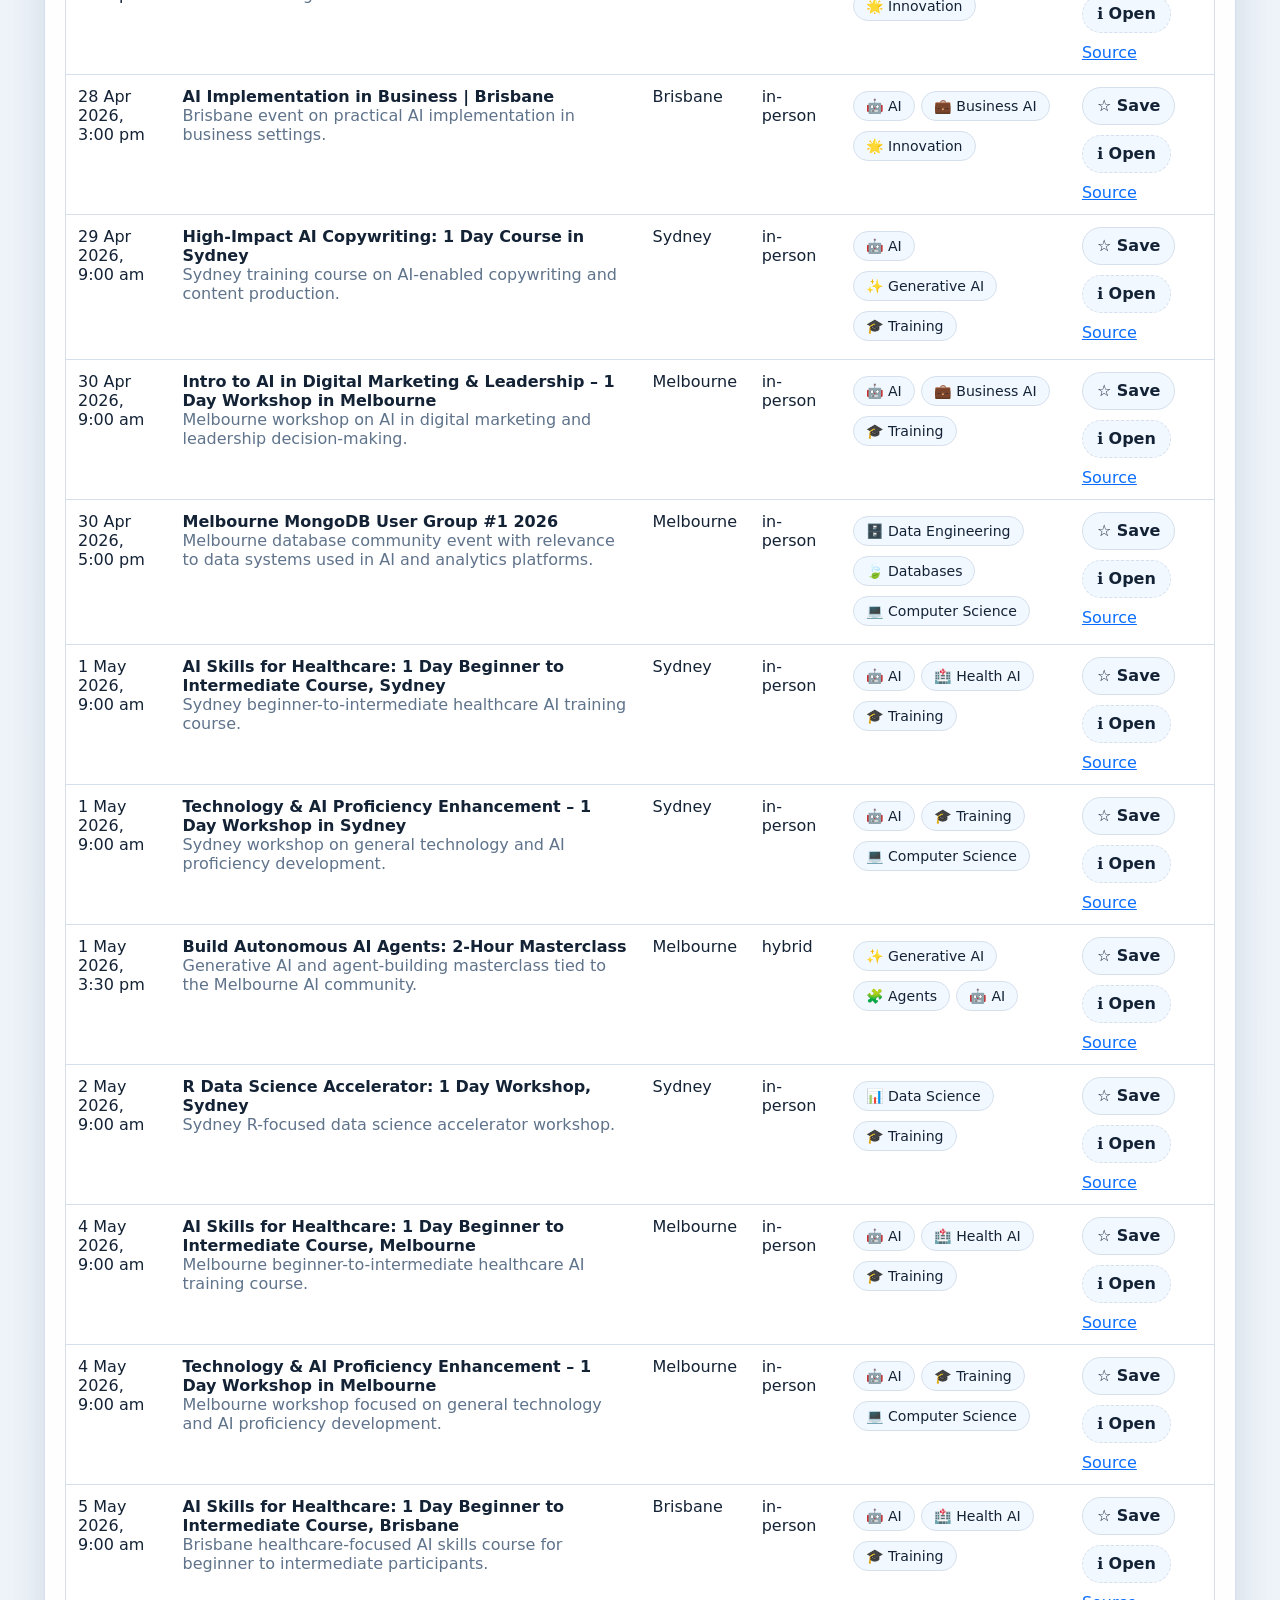
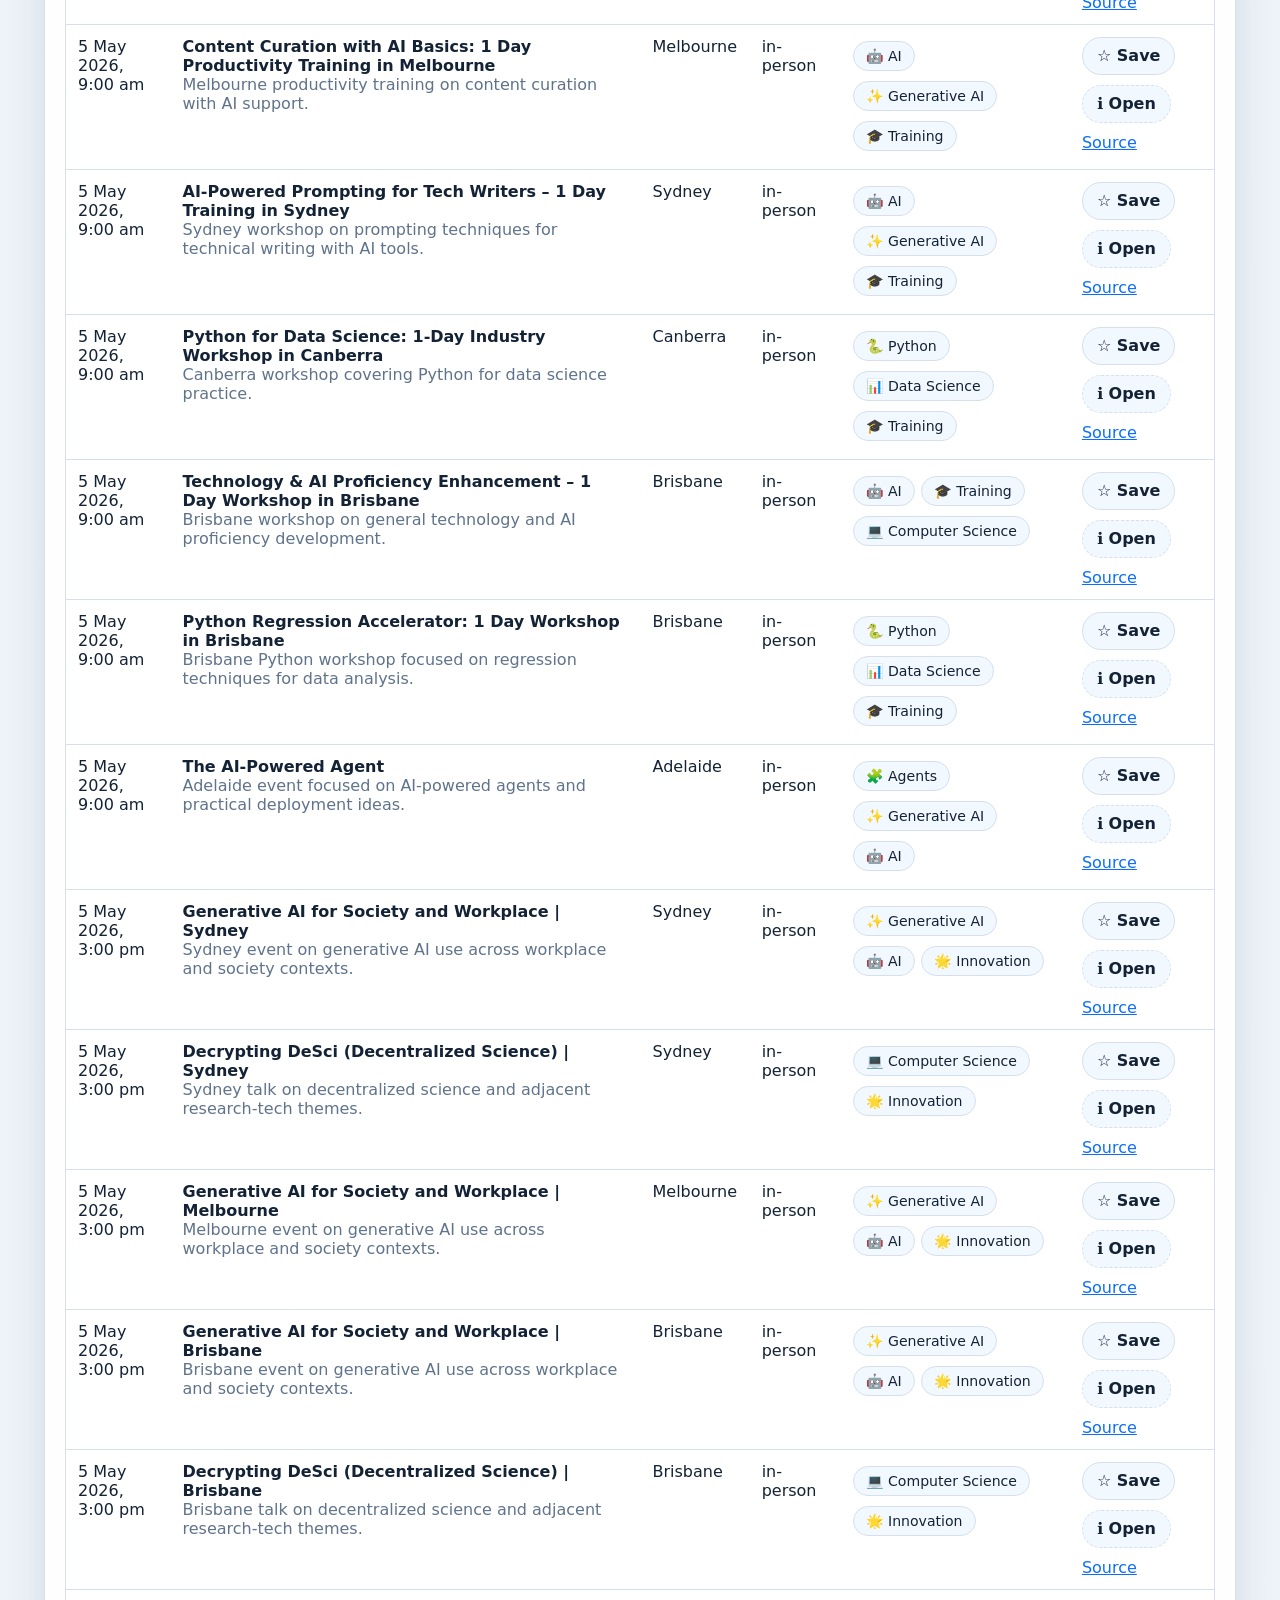
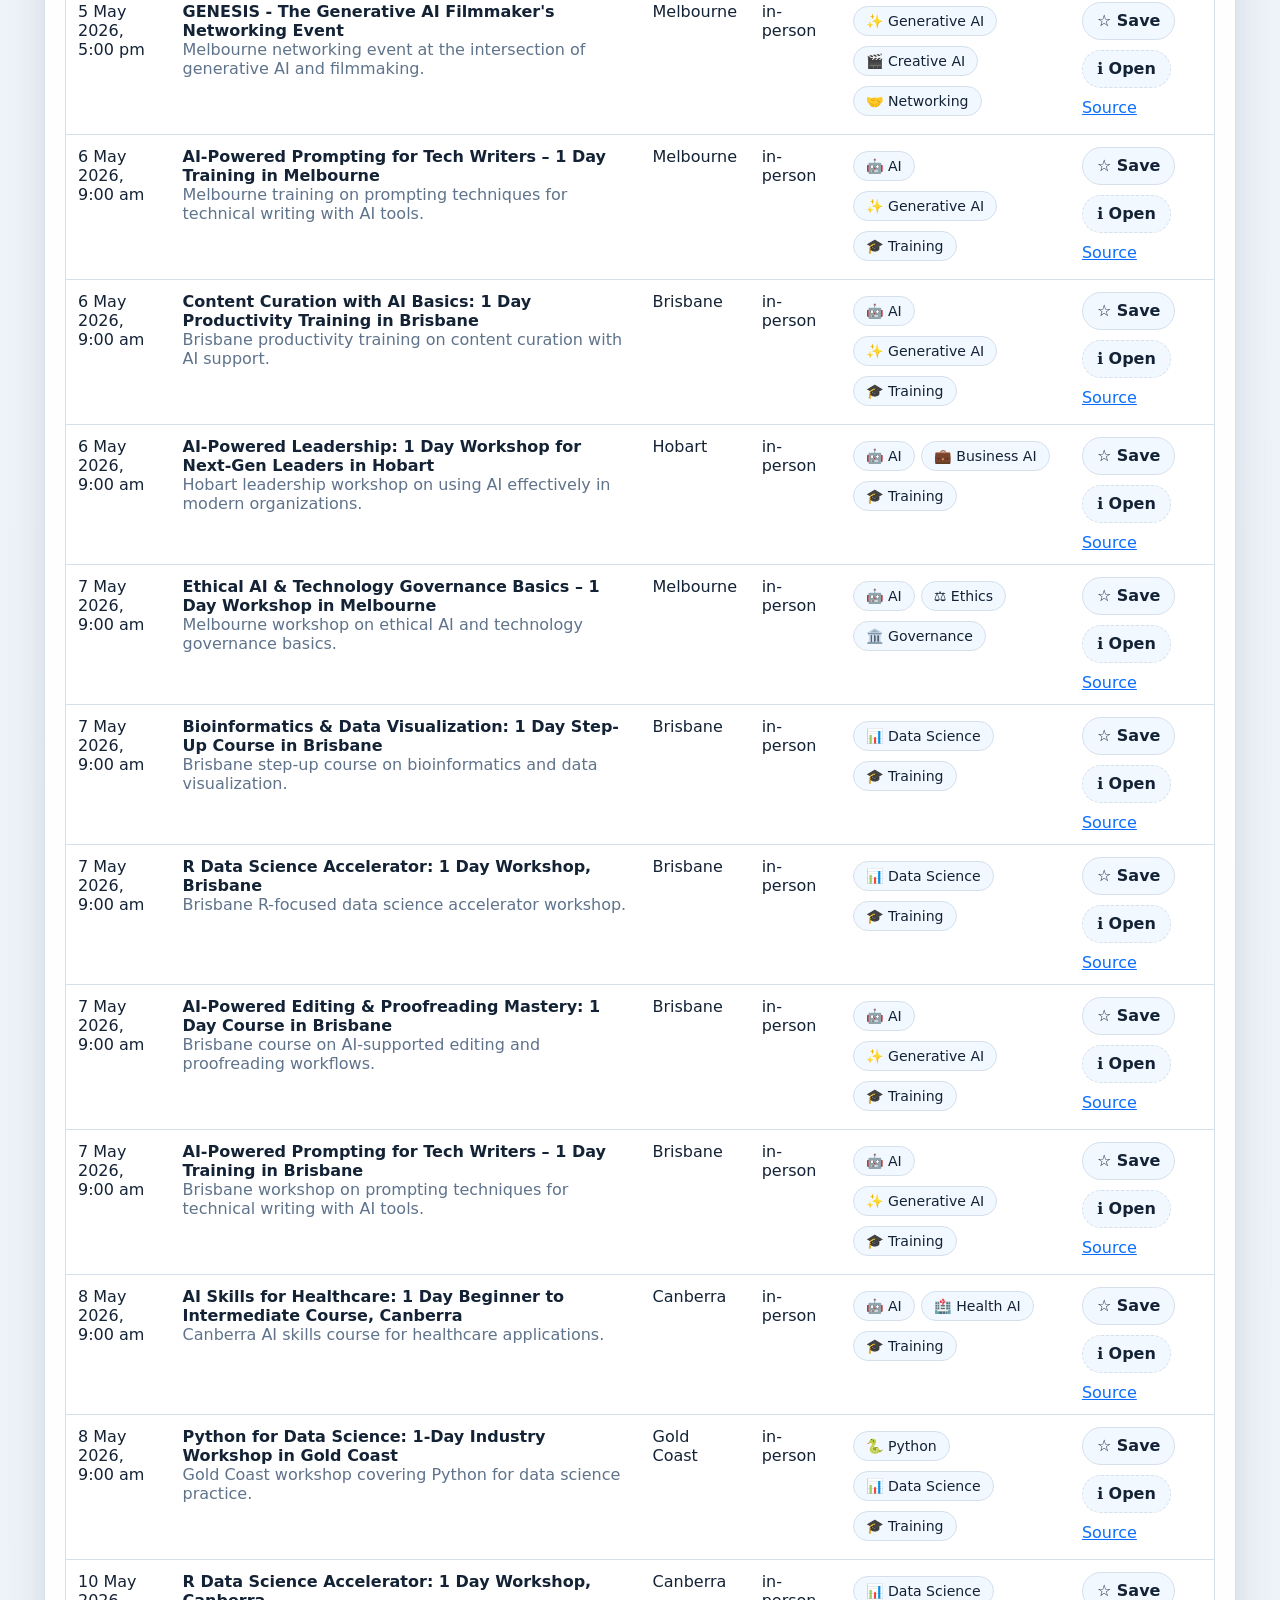
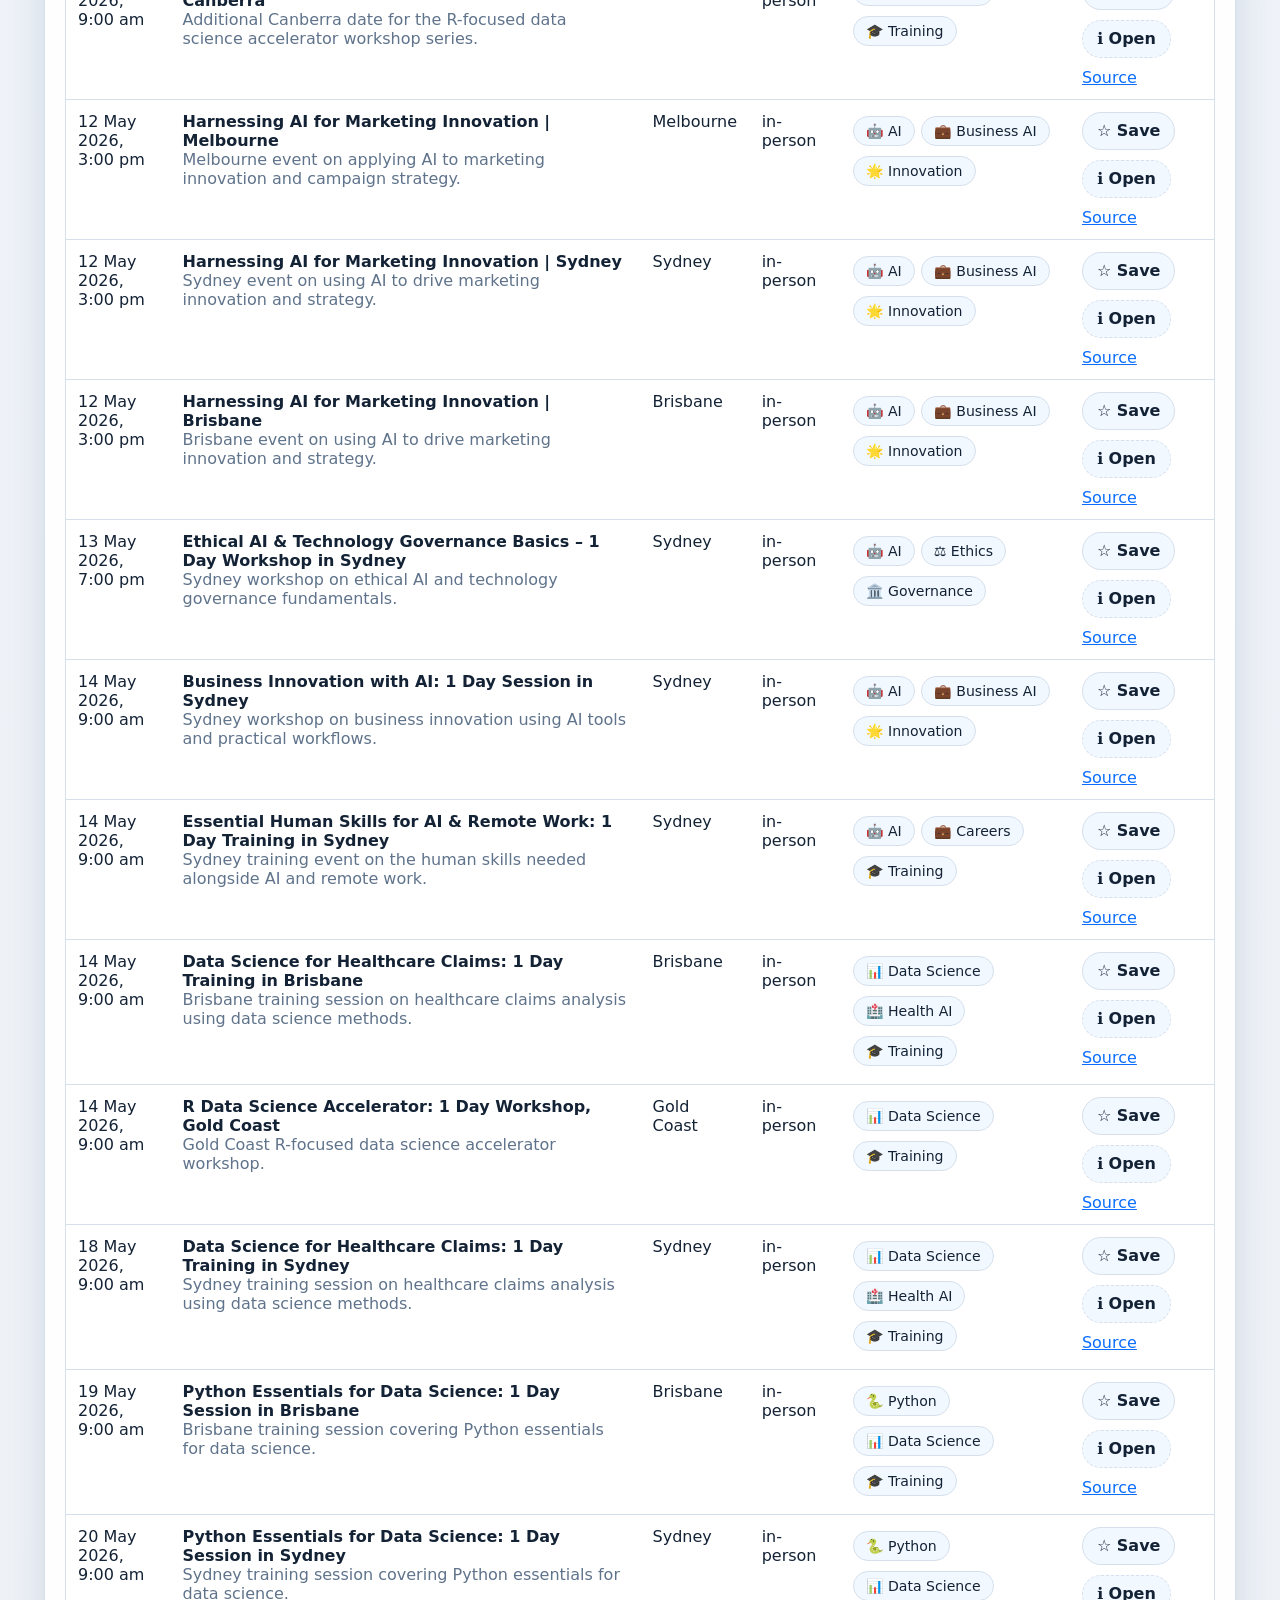
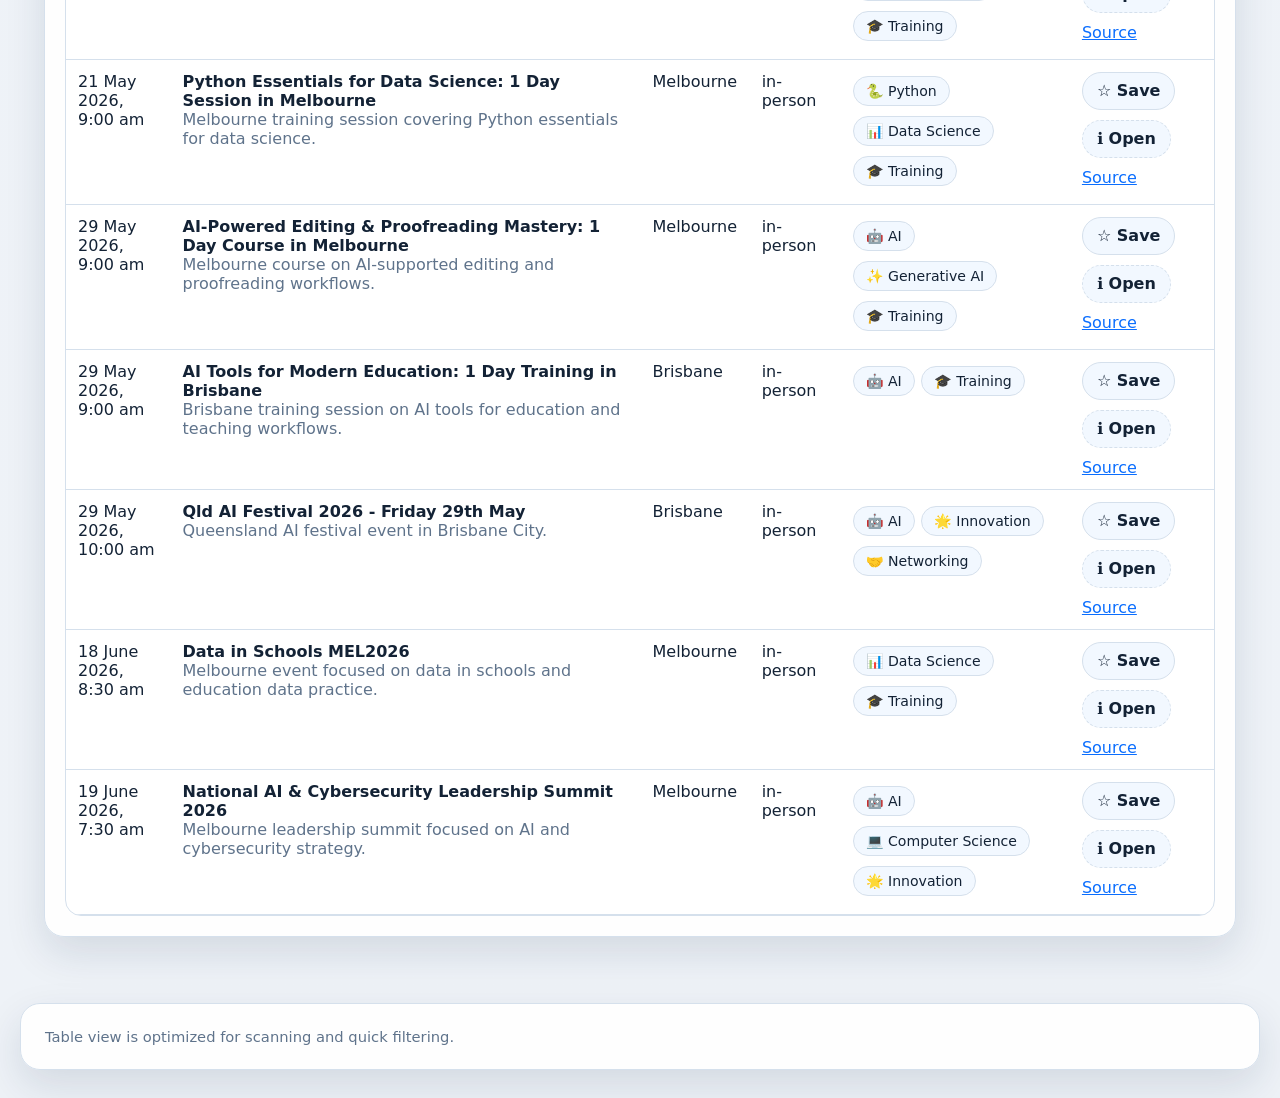
<file: docs/table.html>
<!doctype html>
<html lang="en">
  <head><meta charset="utf-8"><meta name="viewport" content="width=device-width, initial-scale=1"><title>AI Events Australia — Table</title><link rel="stylesheet" href="./assets/style.css"></head>
  <body data-page="table">
    <a class="skip-link" href="#main-content">Skip to content</a>
    <div class="topbar-shell"><div class="topbar"><a class="author-link" href="https://dmoliveira.github.io/my-cv-public/cv/human/" target="_blank" rel="noreferrer">Made by <strong>Diego Marinho</strong></a><button class="nav-toggle" type="button" aria-expanded="false" aria-controls="topbar-nav">☰ Menu</button><nav class="topbar-nav" id="topbar-nav"><a href="./index.html">Home</a><a href="./calendar.html">Calendar</a><a href="./map.html">Map</a><a href="./table.html">Table</a><a href="./cities.html">Cities</a><a href="./topics.html">Topics</a><a href="./methodology.html">Methodology</a></nav><div class="theme-toggle" role="group" aria-label="Theme selector"><button data-theme-option="auto" class="theme-button">Auto</button><button data-theme-option="light" class="theme-button">Light</button><button data-theme-option="dark" class="theme-button">Dark</button></div></div></div>
    <main class="shell" id="main-content"><section class="hero"><div class="hero-card hero-copy"><div class="eyebrow">Structured browsing</div><h1>Table view</h1><p class="muted">Search, filter, sort, reset, and share filtered views across the Australia-wide event catalog.</p></div></section><section class="panel"><div class="section-head"><div><h2>Event table</h2><p id="table-count" class="muted"></p><p id="table-summary" class="muted small"></p></div><div class="controls sticky-controls"><input id="table-search" type="search" placeholder="Search title, city, topic, organizer…"><select id="table-city-filter"></select><select id="table-topic-filter"></select><select id="table-format-filter"></select><select id="table-sort"><option value="upcoming">Sort: upcoming</option><option value="recent">Sort: latest first</option><option value="city">Sort: city A–Z</option><option value="topic">Sort: topic A–Z</option></select><select id="table-density"><option value="comfortable">Density: comfortable</option><option value="compact">Density: compact</option></select><button id="table-reset" class="button" type="button">Reset</button><button id="table-share" class="button" type="button">Copy link</button></div></div><div class="preset-bar"><button class="button preset-button" data-preset="week" type="button">This week</button><button class="button preset-button" data-preset="month" type="button">This month</button><button class="button preset-button" data-preset="30days" type="button">Next 30 days</button><button class="button preset-button" data-preset="ai" type="button">AI only</button><button class="button preset-button" data-preset="genai" type="button">GenAI only</button><button class="button preset-button" data-preset="datascience" type="button">Data Science only</button><button class="button preset-button" data-preset="favorites" type="button">Saved only</button></div><div class="table-wrap"><table id="events-table"><thead><tr><th>Date</th><th>Event</th><th>City</th><th>Format</th><th>Topics</th><th>Link</th></tr></thead><tbody id="events-table-body" class="loading-grid"></tbody></table></div></section></main>
    <footer class="shell footer"><div class="muted small">Table view is optimized for scanning and quick filtering.</div></footer>
    <script src="./assets/app.js"></script>
  </body>
  </html>
</file>
<file: docs/assets/style.css>
:root {
  color-scheme: dark;
  --topbar-offset: 84px;
  --bg: #07111f;
  --bg-grad-1: #06101d;
  --bg-grad-2: #0b1525;
  --bg-grad-3: #0d1728;
  --panel: rgba(16, 27, 44, 0.88);
  --panel-solid: #101b2c;
  --line: #24354f;
  --text: #edf3ff;
  --muted: #9fb0ca;
  --accent: #6ee7ff;
  --accent2: #b27cff;
  --chip: rgba(255,255,255,.04);
  --chip-strong: rgba(110,231,255,.08);
  --shadow: 0 20px 60px rgba(0,0,0,.25);
}

:root[data-theme="light"] {
  color-scheme: light;
  --bg: #f3f7fb;
  --bg-grad-1: #f7fbff;
  --bg-grad-2: #eef4fb;
  --bg-grad-3: #eef2f7;
  --panel: rgba(255,255,255,.92);
  --panel-solid: #ffffff;
  --line: #d5e0ec;
  --text: #132235;
  --muted: #5f738b;
  --accent: #0b6efe;
  --accent2: #7b4dff;
  --chip: rgba(11,110,254,.05);
  --chip-strong: rgba(11,110,254,.08);
  --shadow: 0 16px 40px rgba(20,40,70,.12);
}

* { box-sizing: border-box; }
html { scroll-behavior: smooth; }
body {
  margin: 0;
  font-family: Inter, ui-sans-serif, system-ui, sans-serif;
  background: linear-gradient(180deg, var(--bg-grad-1), var(--bg-grad-2) 30%, var(--bg-grad-3));
  color: var(--text);
  padding-top: var(--topbar-offset);
}
.skip-link {
  position: fixed;
  left: 16px;
  top: 12px;
  transform: translateY(-160%);
  z-index: 140;
  padding: 10px 14px;
  border-radius: 999px;
  background: var(--panel-solid);
  color: var(--text);
  border: 1px solid var(--accent);
  text-decoration: none;
}
.skip-link:focus { transform: translateY(0); }
a { color: var(--accent); }
button, select, input { font: inherit; }
button:focus-visible,
select:focus-visible,
input:focus-visible,
a:focus-visible {
  outline: 3px solid var(--accent);
  outline-offset: 2px;
}
main, .hero, .footer, .shell { max-width: 1240px; margin: 0 auto; padding: 24px; }
.shell { width: min(1240px, calc(100% - 24px)); }

.topbar-shell {
  position: fixed;
  top: 0;
  left: 0;
  right: 0;
  width: 100%;
  z-index: 50;
}

.topbar {
  width: 100%;
  display: grid;
  grid-template-columns: auto 1fr auto;
  align-items: center;
  gap: 20px;
  padding: 16px 24px;
  border-bottom: 1px solid var(--line);
  background: color-mix(in srgb, var(--panel-solid) 88%, transparent);
  backdrop-filter: blur(14px);
  box-shadow: 0 8px 28px rgba(0,0,0,.18);
}

.author-link {
  color: var(--text);
  text-decoration: none;
  white-space: nowrap;
  font-weight: 500;
}

.topbar-nav, .theme-toggle, .badge-row, .nav-links, .chips, .actions { display: flex; flex-wrap: wrap; gap: 10px; }
.topbar-nav { justify-content: center; row-gap: 8px; }
.theme-toggle { justify-content: flex-end; }

.topbar-nav a, .theme-button, .button, .top-link {
  text-decoration: none;
  border: 1px solid var(--line);
  padding: 10px 14px;
  border-radius: 999px;
  background: var(--chip);
  color: var(--text);
  cursor: pointer;
  font-weight: 600;
  line-height: 1;
}

.theme-button.is-active { background: var(--chip-strong); border-color: var(--accent); }
.topbar-nav a:hover, .theme-button:hover, .button:hover, .top-link:hover { background: var(--chip-strong); }
.topbar-nav a.is-active { background: var(--chip-strong); border-color: var(--accent); }
.favorite-button.is-favorite {
  background: var(--chip-strong);
  border-color: var(--accent);
}
.nav-toggle {
  display: none;
  text-decoration: none;
  border: 1px solid var(--line);
  padding: 10px 14px;
  border-radius: 999px;
  background: var(--chip);
  color: var(--text);
  cursor: pointer;
  font-weight: 700;
}

.hero {
  display: grid;
  grid-template-columns: 1.2fr 0.8fr;
  gap: 28px;
  align-items: start;
  padding-top: 40px;
  padding-bottom: 24px;
}

.hero-copy { max-width: 720px; }
.hero-card, .panel, .metric, .card, .footer, .notice {
  background: var(--panel);
  border: 1px solid var(--line);
  border-radius: 20px;
  box-shadow: var(--shadow);
}

.hero-card, .card, .panel, .notice { padding: 20px; }
.event-card {
  display: flex;
  flex-direction: column;
}
.eyebrow { text-transform: uppercase; letter-spacing: .12em; color: var(--accent); font-size: .78rem; margin: 0 0 10px; }
.muted { color: var(--muted); }
h1, h2, h3 { line-height: 1.1; margin: 0 0 12px; }
h1 { font-size: clamp(2.6rem, 6vw, 4.8rem); letter-spacing: -0.03em; }
h2 { font-size: clamp(1.7rem, 3.2vw, 2.3rem); letter-spacing: -0.02em; }
h3 { font-size: 1.1rem; }
.event-card h3 {
  overflow: hidden;
  max-height: 3.5em;
  display: -webkit-box;
  line-clamp: 3;
  -webkit-line-clamp: 3;
  -webkit-box-orient: vertical;
  min-height: 3.5em;
}
.event-card > .muted {
  overflow: hidden;
  max-height: 4.8em;
  display: -webkit-box;
  line-clamp: 4;
  -webkit-line-clamp: 4;
  -webkit-box-orient: vertical;
  min-height: 4.6em;
}

.badge, .tag, .pill, .chip {
  border: 1px solid var(--line);
  background: var(--chip);
  color: var(--text);
  border-radius: 999px;
  padding: 6px 12px;
  font-size: .88rem;
}

.quick-links {
  display: flex;
  flex-wrap: wrap;
  gap: 10px;
  margin-top: 18px;
}

.loading-block,
.loading-card,
.loading-grid {
  position: relative;
}

.loading-block::before,
.loading-card::before,
.loading-grid::before {
  content: "";
  display: block;
  min-height: 84px;
  border-radius: 16px;
  background: linear-gradient(90deg, rgba(255,255,255,.04), rgba(255,255,255,.10), rgba(255,255,255,.04));
  background-size: 200% 100%;
  animation: shimmer 1.4s infinite linear;
}

.loading-card::before { min-height: 220px; }
.loading-grid::before { min-height: 180px; }

@keyframes shimmer {
  0% { background-position: 200% 0; }
  100% { background-position: -200% 0; }
}

.tag, .pill { display: inline-block; margin: 0 6px 6px 0; }
.stats, .grid, .city-highlight, .list, .controls { display: grid; gap: 16px; }
.stats { grid-template-columns: repeat(auto-fit, minmax(140px, 1fr)); margin-top: 20px; }
.metric { padding: 16px; }
.metric strong { display: block; font-size: 1.7rem; margin-bottom: 6px; }
.hero-grid { display: grid; gap: 18px; grid-template-columns: 1.8fr 1fr; }
.hero-grid-home { grid-template-columns: minmax(0, 1.2fr) minmax(320px, 0.9fr); align-items: stretch; }
.hero-home-compact { padding-top: 28px; }
.hero-home-compact h1 { font-size: clamp(2.4rem, 5.2vw, 4.2rem); }
.hero-home-compact .hero-copy { max-width: 640px; }
.hero-home-compact { display: block; }
.hero-side-rail { display: grid; gap: 18px; align-content: start; }
.compact-notice { padding: 16px; }
.grid.cards, .city-highlight { grid-template-columns: repeat(auto-fit, minmax(260px, 1fr)); }
.saved-section.is-hidden { display: none; }
.hero-grid-home #next-callout .card,
.hero-grid-home #next-callout .event-card { height: 100%; }
.hero-grid-home #next-callout { align-self: stretch; }

main section { padding: 14px 0 28px; }
.section-header, .section-head {
  display: flex;
  align-items: end;
  justify-content: space-between;
  gap: 12px;
  margin-bottom: 16px;
}

.meta { display: flex; flex-wrap: wrap; gap: 8px; margin: 12px 0; color: var(--muted); font-size: .94rem; }
.small { font-size: .92rem; }
.footer { margin: 42px auto 28px; color: var(--muted); }
.toast {
  position: fixed;
  right: 18px;
  bottom: 18px;
  z-index: 100;
  padding: 12px 14px;
  border-radius: 14px;
  border: 1px solid var(--line);
  background: color-mix(in srgb, var(--panel-solid) 94%, transparent);
  box-shadow: var(--shadow);
  color: var(--text);
  opacity: 0;
  transform: translateY(10px);
  pointer-events: none;
  transition: opacity .18s ease, transform .18s ease;
}
.toast.is-visible { opacity: 1; transform: translateY(0); }
body.modal-open { overflow: hidden; }

.modal-shell {
  position: fixed;
  inset: 0;
  z-index: 120;
  display: none;
}

.modal-shell.is-open { display: block; }

.modal-backdrop {
  position: absolute;
  inset: 0;
  background: rgba(0,0,0,.55);
}

.modal-card {
  position: relative;
  width: min(720px, calc(100% - 32px));
  max-height: min(88vh, 760px);
  overflow: auto;
  margin: 5vh auto 0;
  padding: 24px;
  border-radius: 20px;
  border: 1px solid var(--line);
  background: var(--panel-solid);
  box-shadow: var(--shadow);
}

.modal-close {
  position: absolute;
  top: 14px;
  right: 14px;
  border: 1px solid var(--line);
  background: var(--chip);
  color: var(--text);
  border-radius: 999px;
  width: 38px;
  height: 38px;
  cursor: pointer;
}

.modal-actions { margin-top: 14px; }
.detail-button { border-style: dashed; }

.controls {
  grid-template-columns: minmax(240px, 1.4fr) repeat(3, minmax(140px, 1fr)) auto;
  align-items: end;
}

.controls-map {
  grid-template-columns: repeat(3, minmax(160px, 1fr)) auto;
}

input[type="search"], select {
  min-width: 180px;
  padding: 12px 14px;
  border-radius: 12px;
  border: 1px solid var(--line);
  background: var(--panel-solid);
  color: var(--text);
}

.table-wrap { overflow: auto; padding-top: 8px; }
table { width: 100%; border-collapse: separate; border-spacing: 0; }
th, td { padding: 12px; border-bottom: 1px solid var(--line); vertical-align: top; }
th {
  text-align: left;
  background: var(--panel-solid);
  position: sticky;
  top: 0;
  z-index: 2;
  box-shadow: inset 0 -1px 0 var(--line);
}
#events-table.is-compact th,
#events-table.is-compact td { padding: 8px 10px; }
#events-table.is-compact td .muted { font-size: .84rem; }
#events-table.is-compact .pill { padding: 4px 8px; font-size: .8rem; }
.event-card .actions {
  margin-top: auto;
}
.table-wrap {
  border-radius: 16px;
  border: 1px solid var(--line);
  background: color-mix(in srgb, var(--panel-solid) 94%, transparent);
}

.preset-bar {
  display: flex;
  flex-wrap: wrap;
  gap: 10px;
  margin: 14px 0 6px;
}

.preset-button.is-active, .map-preset-button.is-active {
  background: var(--chip-strong);
  border-color: var(--accent);
}

.map-legend {
  display: flex;
  align-items: center;
  gap: 10px;
  margin: 12px 0 6px;
}

.legend-dot {
  width: 32px;
  height: 32px;
  display: inline-flex;
  align-items: center;
  justify-content: center;
  border-radius: 999px;
  background: linear-gradient(135deg, var(--accent), var(--accent2));
  border: 2px solid rgba(255,255,255,.7);
}

.sticky-controls {
  position: sticky;
  top: calc(var(--topbar-offset) + 10px);
  z-index: 8;
  padding: 14px;
  border: 1px solid var(--line);
  border-radius: 16px;
  background: color-mix(in srgb, var(--panel-solid) 92%, transparent);
  backdrop-filter: blur(12px);
}

.table-wrap td .pill { margin-top: 4px; }

.map-layout {
  display: grid;
  grid-template-columns: minmax(0, 2fr) minmax(280px, 0.9fr);
  gap: 18px;
  align-items: start;
}

.map-shell {
  overflow: hidden;
  border: 1px solid var(--line);
  border-radius: 18px;
  background: color-mix(in srgb, var(--panel-solid) 94%, transparent);
  min-height: 560px;
}

#events-map { width: 100%; height: 560px; }
.leaflet-container { background: linear-gradient(180deg, rgba(128,180,255,0.08), rgba(128,180,255,0.02)); }
.map-popup { min-width: 180px; }
.map-preview-panel { margin: 0; }
.map-preview-item { padding: 10px 0; border-bottom: 1px solid var(--line); }
.map-preview-item:last-child { border-bottom: 0; }

.event-map-marker {
  width: 28px;
  height: 28px;
  display: flex;
  align-items: center;
  justify-content: center;
  border-radius: 999px;
  background: linear-gradient(135deg, var(--accent), var(--accent2));
  border: 2px solid rgba(255,255,255,.7);
  box-shadow: 0 6px 20px rgba(0,0,0,.25);
  font-size: 14px;
}

.marker-cluster-small, .marker-cluster-medium, .marker-cluster-large {
  background: rgba(123, 77, 255, 0.18);
}

.marker-cluster-small div, .marker-cluster-medium div, .marker-cluster-large div {
  background: rgba(110, 231, 255, 0.88);
  color: #07111f;
  font-weight: 800;
}

@media (max-width: 980px) {
  .topbar { grid-template-columns: auto auto; justify-items: start; }
  .author-link { grid-column: 1 / 2; }
  .nav-toggle { display: inline-flex; justify-self: end; }
  .topbar-nav,
  .theme-toggle {
    grid-column: 1 / -1;
    width: 100%;
  }
  .topbar-nav {
    display: none;
    flex-direction: column;
    align-items: stretch;
  }
  .topbar-shell.is-open .topbar-nav { display: flex; }
  .theme-toggle { justify-content: flex-start; }
  .hero, .hero-grid { grid-template-columns: 1fr; }
  .controls { grid-template-columns: 1fr; }
  .quick-links { flex-direction: column; }
  .controls-map { grid-template-columns: 1fr; }
  .map-layout { grid-template-columns: 1fr; }
  .sticky-controls { position: static; }
}

@media (max-width: 640px) {
  .shell, main, .hero, .footer { padding-left: 16px; padding-right: 16px; }
  .hero { padding-top: 24px; gap: 18px; }
  .hero-card, .card, .panel, .notice { padding: 16px; }
  .section-header,
  .section-head {
    flex-direction: column;
    align-items: stretch;
  }
  .controls,
  .controls-map {
    gap: 10px;
  }
  .quick-links {
    display: grid;
    grid-template-columns: repeat(2, minmax(0, 1fr));
    gap: 8px;
  }
  .quick-links .button {
    justify-content: center;
    text-align: center;
    padding: 8px 10px;
    font-size: .86rem;
  }
  .sticky-controls {
    padding: 10px;
    border-radius: 14px;
  }
  input[type="search"], select {
    min-width: 0;
    padding: 10px 12px;
  }
  .preset-bar {
    gap: 8px;
    margin: 10px 0 4px;
  }
  .city-highlight,
  #topic-grid {
    grid-template-columns: repeat(2, minmax(0, 1fr));
  }
  .city-highlight .card,
  #topic-grid .card {
    min-height: 0;
  }
  .city-highlight .card h3,
  #topic-grid .card h3 {
    font-size: .98rem;
  }
  .preset-bar .button,
  .controls .button,
  .controls-map .button {
    padding: 9px 12px;
  }
  #events-map { height: 420px; }
  .map-shell { min-height: 420px; }
  .map-preview-item { padding: 8px 0; }
  th, td { padding: 10px; }
  table, thead, tbody, th, td, tr { display: block; }
  thead { display: none; }
  tbody tr {
    border: 1px solid var(--line);
    border-radius: 16px;
    background: var(--panel);
    margin-bottom: 10px;
    padding: 6px;
  }
  td {
    border: 0;
    padding: 6px 8px;
  }
  td::before {
    content: attr(data-label);
    display: block;
    font-size: .78rem;
    font-weight: 700;
    letter-spacing: .08em;
    text-transform: uppercase;
    color: var(--accent);
    margin-bottom: 4px;
  }
  .table-wrap { padding-top: 4px; }
  .table-wrap .actions {
    gap: 6px;
  }
  .table-wrap .actions .button,
  .table-wrap .actions a {
    padding: 7px 10px;
    font-size: .84rem;
  }
}
</file>
